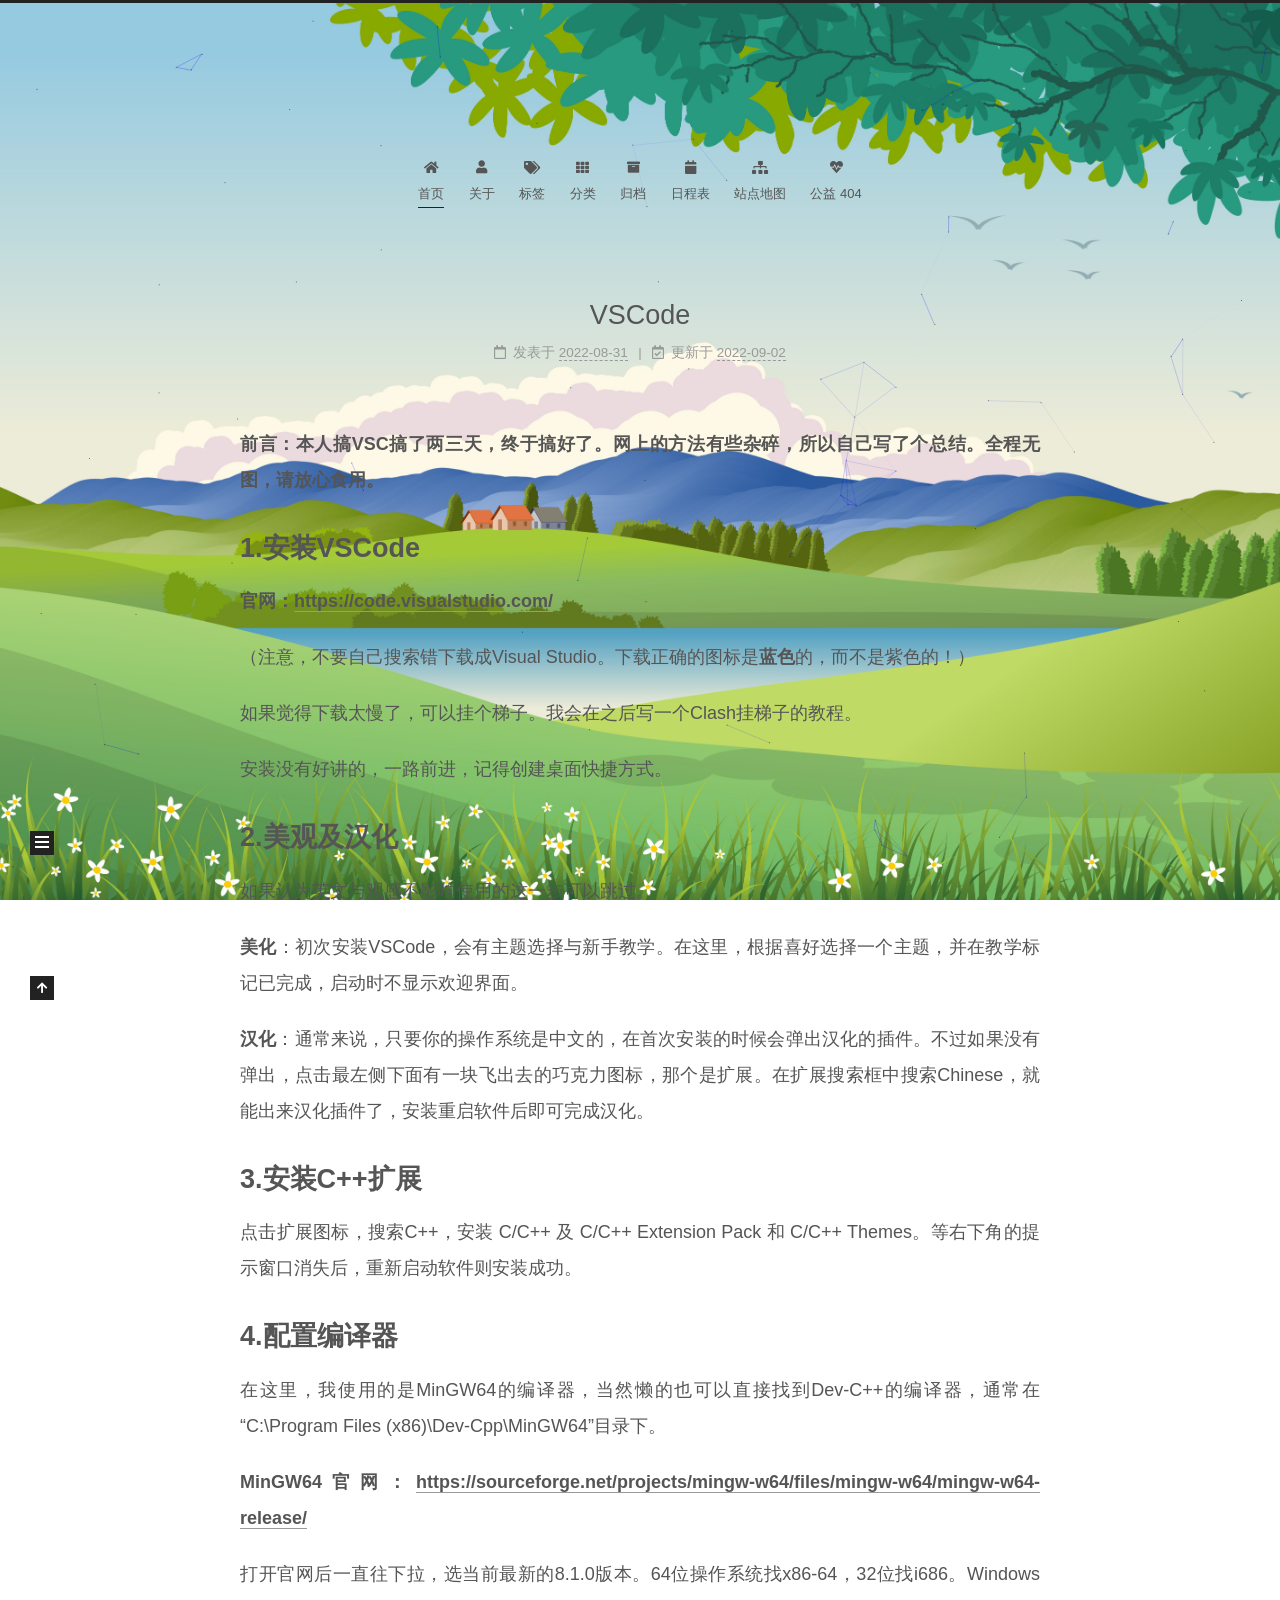
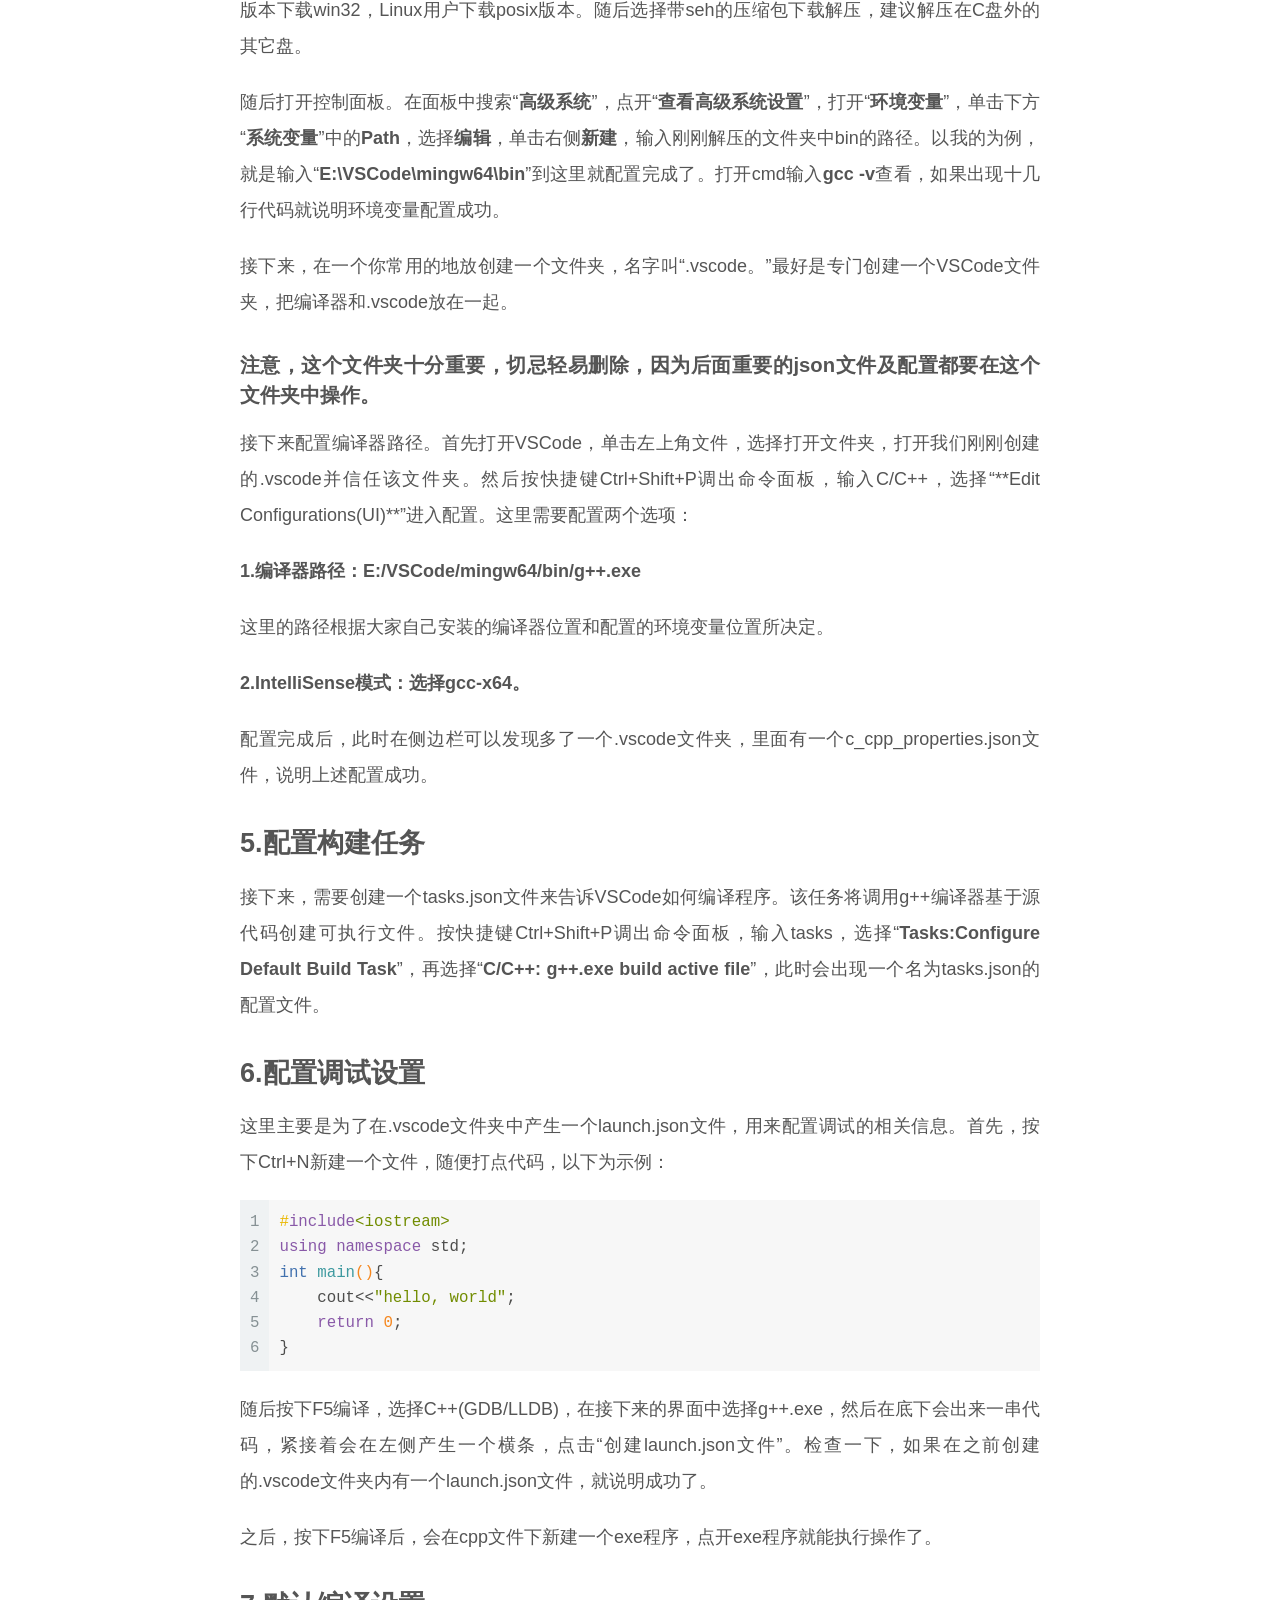
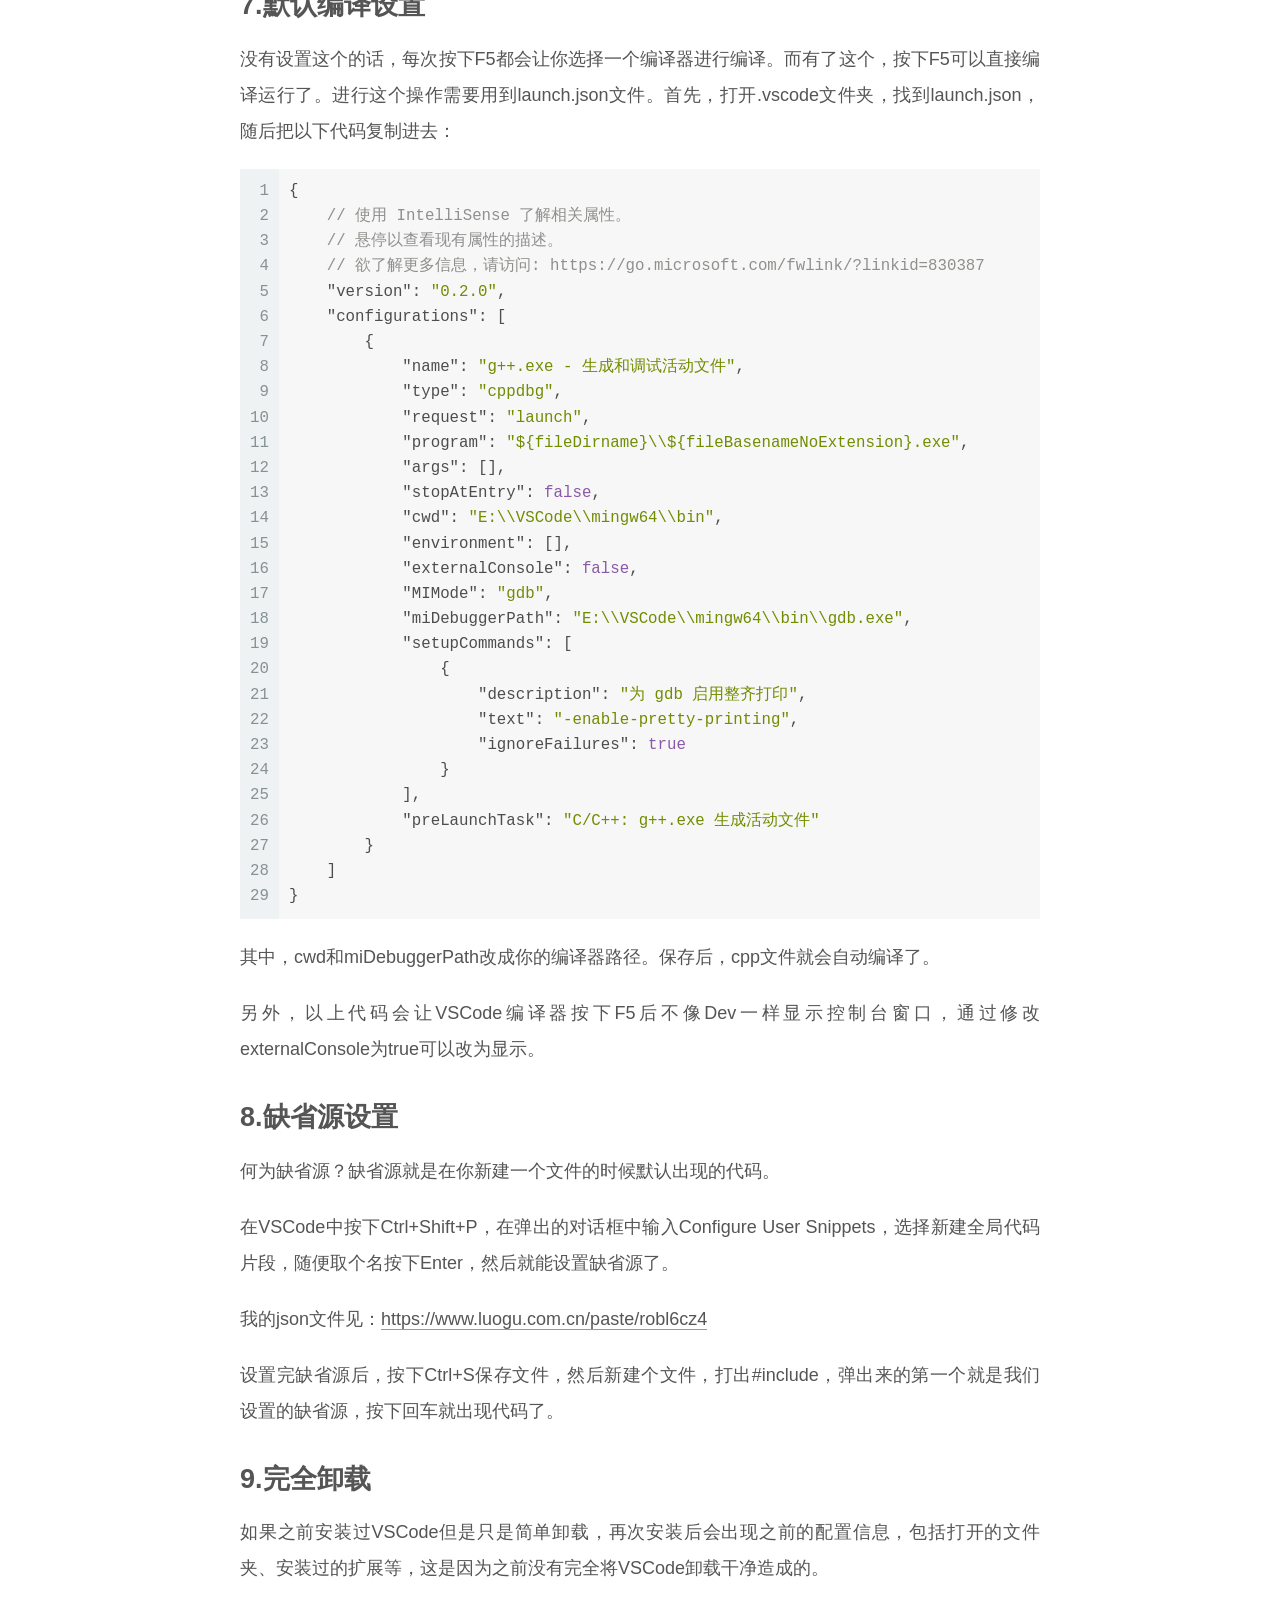
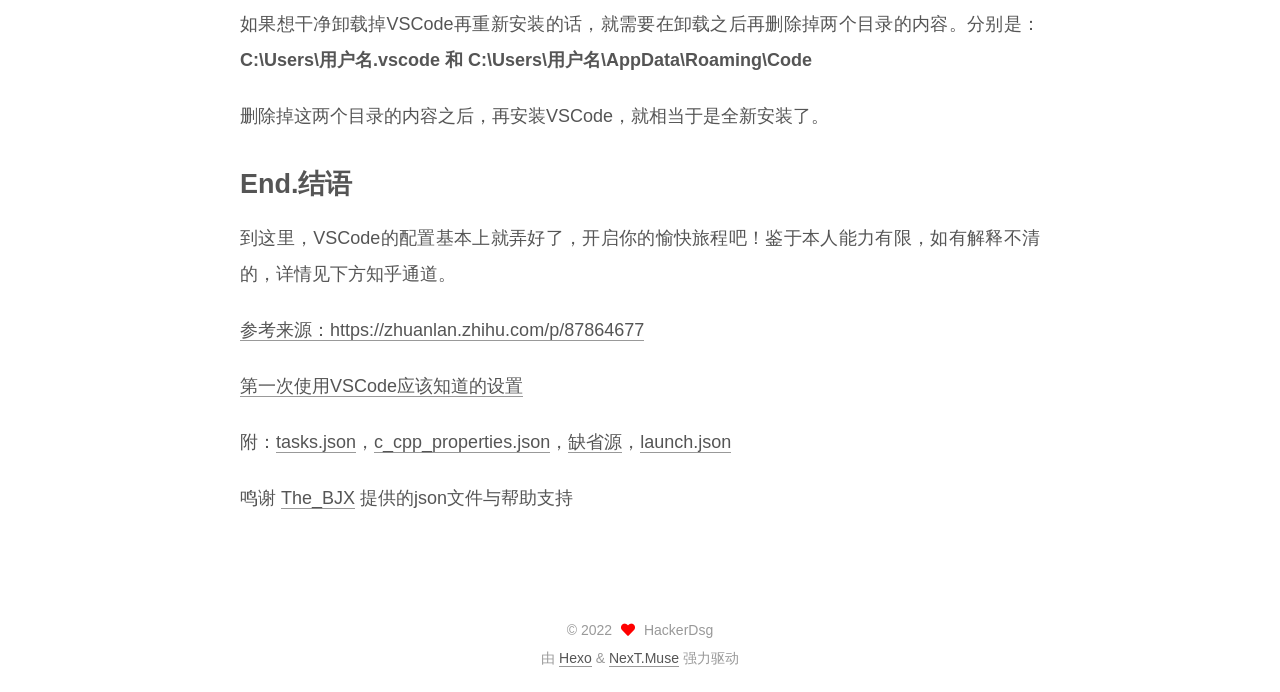
<file: index.html>
<!DOCTYPE html>
<html lang="zh-CN">
<head>
  <meta charset="UTF-8">
<meta name="viewport" content="width=device-width, initial-scale=1, maximum-scale=2">
<meta name="theme-color" content="#222">
<meta name="generator" content="Hexo 6.2.0">
  <link rel="apple-touch-icon" sizes="180x180" href="/images/apple-touch-icon-next.png">
  <link rel="icon" type="image/png" sizes="32x32" href="/images/favicon-32x32-next.png">
  <link rel="icon" type="image/png" sizes="16x16" href="/images/favicon-16x16-next.png">
  <link rel="mask-icon" href="/images/logo.svg" color="#222">

<link rel="stylesheet" href="/css/main.css">


<link rel="stylesheet" href="/lib/font-awesome/css/all.min.css">

<script id="hexo-configurations">
    var NexT = window.NexT || {};
    var CONFIG = {"hostname":"example.com","root":"/","scheme":"Muse","version":"7.8.0","exturl":false,"sidebar":{"position":"left","display":"post","padding":18,"offset":12,"onmobile":false},"copycode":{"enable":false,"show_result":false,"style":null},"back2top":{"enable":true,"sidebar":false,"scrollpercent":false},"bookmark":{"enable":false,"color":"#222","save":"auto"},"fancybox":false,"mediumzoom":false,"lazyload":false,"pangu":false,"comments":{"style":"tabs","active":null,"storage":true,"lazyload":false,"nav":null},"algolia":{"hits":{"per_page":10},"labels":{"input_placeholder":"Search for Posts","hits_empty":"We didn't find any results for the search: ${query}","hits_stats":"${hits} results found in ${time} ms"}},"localsearch":{"enable":false,"trigger":"auto","top_n_per_article":1,"unescape":false,"preload":false},"motion":{"enable":true,"async":false,"transition":{"post_block":"fadeIn","post_header":"slideDownIn","post_body":"slideDownIn","coll_header":"slideLeftIn","sidebar":"slideUpIn"}}};
  </script>

  <meta name="description" content="I know nothing except the fact of my ignorance.">
<meta property="og:type" content="website">
<meta property="og:title">
<meta property="og:url" content="http://example.com/index.html">
<meta property="og:site_name">
<meta property="og:description" content="I know nothing except the fact of my ignorance.">
<meta property="og:locale" content="zh_CN">
<meta property="article:author" content="HackerDsg">
<meta name="twitter:card" content="summary">

<link rel="canonical" href="http://example.com/">


<script id="page-configurations">
  // https://hexo.io/docs/variables.html
  CONFIG.page = {
    sidebar: "",
    isHome : true,
    isPost : false,
    lang   : 'zh-CN'
  };
</script>

  <title></title>
  






  <noscript>
  <style>
  .use-motion .brand,
  .use-motion .menu-item,
  .sidebar-inner,
  .use-motion .post-block,
  .use-motion .pagination,
  .use-motion .comments,
  .use-motion .post-header,
  .use-motion .post-body,
  .use-motion .collection-header { opacity: initial; }

  .use-motion .site-title,
  .use-motion .site-subtitle {
    opacity: initial;
    top: initial;
  }

  .use-motion .logo-line-before i { left: initial; }
  .use-motion .logo-line-after i { right: initial; }
  </style>
</noscript>

</head>

<body itemscope itemtype="http://schema.org/WebPage">
  <div class="container use-motion">
    <div class="headband"></div>

    <header class="header" itemscope itemtype="http://schema.org/WPHeader">
      <div class="header-inner"><div class="site-brand-container">
  <div class="site-nav-toggle">
    <div class="toggle" aria-label="切换导航栏">
      <span class="toggle-line toggle-line-first"></span>
      <span class="toggle-line toggle-line-middle"></span>
      <span class="toggle-line toggle-line-last"></span>
    </div>
  </div>

  <div class="site-meta">

    <a href="/" class="brand" rel="start">
      <span class="logo-line-before"><i></i></span>
      <h1 class="site-title"></h1>
      <span class="logo-line-after"><i></i></span>
    </a>
  </div>

  <div class="site-nav-right">
    <div class="toggle popup-trigger">
    </div>
  </div>
</div>




<nav class="site-nav">
  <ul id="menu" class="main-menu menu">
        <li class="menu-item menu-item-home">

    <a href="/" rel="section"><i class="fa fa-home fa-fw"></i>首页</a>

  </li>
        <li class="menu-item menu-item-about">

    <a href="/about/" rel="section"><i class="fa fa-user fa-fw"></i>关于</a>

  </li>
        <li class="menu-item menu-item-tags">

    <a href="/tags/" rel="section"><i class="fa fa-tags fa-fw"></i>标签</a>

  </li>
        <li class="menu-item menu-item-categories">

    <a href="/categories/" rel="section"><i class="fa fa-th fa-fw"></i>分类</a>

  </li>
        <li class="menu-item menu-item-archives">

    <a href="/archives/" rel="section"><i class="fa fa-archive fa-fw"></i>归档</a>

  </li>
        <li class="menu-item menu-item-schedule">

    <a href="/schedule/" rel="section"><i class="fa fa-calendar fa-fw"></i>日程表</a>

  </li>
        <li class="menu-item menu-item-sitemap">

    <a href="/sitemap.xml" rel="section"><i class="fa fa-sitemap fa-fw"></i>站点地图</a>

  </li>
        <li class="menu-item menu-item-commonweal">

    <a href="/404/" rel="section"><i class="fa fa-heartbeat fa-fw"></i>公益 404</a>

  </li>
  </ul>
</nav>




</div>
    </header>

    
  <div class="back-to-top">
    <i class="fa fa-arrow-up"></i>
    <span>0%</span>
  </div>


    <main class="main">
      <div class="main-inner">
        <div class="content-wrap">
          

          <div class="content index posts-expand">
            
      
  
  
  <article itemscope itemtype="http://schema.org/Article" class="post-block" lang="zh-CN">
    <link itemprop="mainEntityOfPage" href="http://example.com/2022/08/31/VSCode/">

    <span hidden itemprop="author" itemscope itemtype="http://schema.org/Person">
      <meta itemprop="image" content="/images/avatar.gif">
      <meta itemprop="name" content="HackerDsg">
      <meta itemprop="description" content="I know nothing except the fact of my ignorance.">
    </span>

    <span hidden itemprop="publisher" itemscope itemtype="http://schema.org/Organization">
      <meta itemprop="name" content="">
    </span>
      <header class="post-header">
        <h2 class="post-title" itemprop="name headline">
          
            <a href="/2022/08/31/VSCode/" class="post-title-link" itemprop="url">VSCode</a>
        </h2>

        <div class="post-meta">
            <span class="post-meta-item">
              <span class="post-meta-item-icon">
                <i class="far fa-calendar"></i>
              </span>
              <span class="post-meta-item-text">发表于</span>

              <time title="创建时间：2022-08-31 13:47:21" itemprop="dateCreated datePublished" datetime="2022-08-31T13:47:21+08:00">2022-08-31</time>
            </span>
              <span class="post-meta-item">
                <span class="post-meta-item-icon">
                  <i class="far fa-calendar-check"></i>
                </span>
                <span class="post-meta-item-text">更新于</span>
                <time title="修改时间：2022-09-02 09:05:08" itemprop="dateModified" datetime="2022-09-02T09:05:08+08:00">2022-09-02</time>
              </span>

          

        </div>
      </header>

    
    
    
    <div class="post-body" itemprop="articleBody">

      
          <p><strong>前言：本人搞VSC搞了两三天，终于搞好了。网上的方法有些杂碎，所以自己写了个总结。全程无图，请放心食用。</strong></p>
<h1 id="1-安装VSCode"><a href="#1-安装VSCode" class="headerlink" title="1.安装VSCode"></a>1.安装VSCode</h1><p><strong>官网：<a target="_blank" rel="noopener" href="https://code.visualstudio.com/">https://code.visualstudio.com/</a></strong></p>
<p>（注意，不要自己搜索错下载成Visual Studio。下载正确的图标是<strong>蓝色</strong>的，而不是紫色的！）</p>
<p>如果觉得下载太慢了，可以挂个梯子。我会在之后写一个Clash挂梯子的教程。</p>
<p>安装没有好讲的，一路前进，记得创建桌面快捷方式。</p>
<h1 id="2-美观及汉化"><a href="#2-美观及汉化" class="headerlink" title="2.美观及汉化"></a>2.美观及汉化</h1><p>如果认为英文与观感不影响使用的这一步可以跳过。</p>
<p><strong>美化</strong>：初次安装VSCode，会有主题选择与新手教学。在这里，根据喜好选择一个主题，并在教学标记已完成，启动时不显示欢迎界面。</p>
<p><strong>汉化</strong>：通常来说，只要你的操作系统是中文的，在首次安装的时候会弹出汉化的插件。不过如果没有弹出，点击最左侧下面有一块飞出去的巧克力图标，那个是扩展。在扩展搜索框中搜索Chinese，就能出来汉化插件了，安装重启软件后即可完成汉化。</p>
<h1 id="3-安装C-扩展"><a href="#3-安装C-扩展" class="headerlink" title="3.安装C++扩展"></a>3.安装C++扩展</h1><p>点击扩展图标，搜索C++，安装 C&#x2F;C++ 及 C&#x2F;C++ Extension Pack 和 C&#x2F;C++ Themes。等右下角的提示窗口消失后，重新启动软件则安装成功。</p>
<h1 id="4-配置编译器"><a href="#4-配置编译器" class="headerlink" title="4.配置编译器"></a>4.配置编译器</h1><p>在这里，我使用的是MinGW64的编译器，当然懒的也可以直接找到Dev-C++的编译器，通常在“C:\Program Files (x86)\Dev-Cpp\MinGW64”目录下。</p>
<p><strong>MinGW64官网：<a target="_blank" rel="noopener" href="https://sourceforge.net/projects/mingw-w64/files/mingw-w64/mingw-w64-release/">https://sourceforge.net/projects/mingw-w64/files/mingw-w64/mingw-w64-release/</a></strong></p>
<p>打开官网后一直往下拉，选当前最新的8.1.0版本。64位操作系统找x86-64，32位找i686。Windows版本下载win32，Linux用户下载posix版本。随后选择带seh的压缩包下载解压，建议解压在C盘外的其它盘。</p>
<p>随后打开控制面板。在面板中搜索“<strong>高级系统</strong>”，点开“<strong>查看高级系统设置</strong>”，打开“<strong>环境变量</strong>”，单击下方“<strong>系统变量</strong>”中的<strong>Path</strong>，选择<strong>编辑</strong>，单击右侧<strong>新建</strong>，输入刚刚解压的文件夹中bin的路径。以我的为例，就是输入“<strong>E:\VSCode\mingw64\bin</strong>”到这里就配置完成了。打开cmd输入<strong>gcc -v</strong>查看，如果出现十几行代码就说明环境变量配置成功。</p>
<p>接下来，在一个你常用的地放创建一个文件夹，名字叫“.vscode。”最好是专门创建一个VSCode文件夹，把编译器和.vscode放在一起。 </p>
<h4 id="注意，这个文件夹十分重要，切忌轻易删除，因为后面重要的json文件及配置都要在这个文件夹中操作。"><a href="#注意，这个文件夹十分重要，切忌轻易删除，因为后面重要的json文件及配置都要在这个文件夹中操作。" class="headerlink" title="注意，这个文件夹十分重要，切忌轻易删除，因为后面重要的json文件及配置都要在这个文件夹中操作。"></a>注意，这个文件夹十分重要，切忌轻易删除，因为后面重要的json文件及配置都要在这个文件夹中操作。</h4><p>接下来配置编译器路径。首先打开VSCode，单击左上角文件，选择打开文件夹，打开我们刚刚创建的.vscode并信任该文件夹。然后按快捷键Ctrl+Shift+P调出命令面板，输入C&#x2F;C++，选择“**Edit Configurations(UI)**”进入配置。这里需要配置两个选项：</p>
<p><strong>1.编译器路径：E:&#x2F;VSCode&#x2F;mingw64&#x2F;bin&#x2F;g++.exe</strong></p>
<p>这里的路径根据大家自己安装的编译器位置和配置的环境变量位置所决定。</p>
<p><strong>2.IntelliSense模式：选择gcc-x64。</strong></p>
<p>配置完成后，此时在侧边栏可以发现多了一个.vscode文件夹，里面有一个c_cpp_properties.json文件，说明上述配置成功。</p>
<h1 id="5-配置构建任务"><a href="#5-配置构建任务" class="headerlink" title="5.配置构建任务"></a>5.配置构建任务</h1><p>接下来，需要创建一个tasks.json文件来告诉VSCode如何编译程序。该任务将调用g++编译器基于源代码创建可执行文件。按快捷键Ctrl+Shift+P调出命令面板，输入tasks，选择“<strong>Tasks:Configure Default Build Task</strong>”，再选择“<strong>C&#x2F;C++: g++.exe build active file</strong>”，此时会出现一个名为tasks.json的配置文件。</p>
<h1 id="6-配置调试设置"><a href="#6-配置调试设置" class="headerlink" title="6.配置调试设置"></a>6.配置调试设置</h1><p>这里主要是为了在.vscode文件夹中产生一个launch.json文件，用来配置调试的相关信息。首先，按下Ctrl+N新建一个文件，随便打点代码，以下为示例：</p>
<figure class="highlight cpp"><table><tr><td class="gutter"><pre><span class="line">1</span><br><span class="line">2</span><br><span class="line">3</span><br><span class="line">4</span><br><span class="line">5</span><br><span class="line">6</span><br></pre></td><td class="code"><pre><span class="line"><span class="meta">#<span class="keyword">include</span><span class="string">&lt;iostream&gt;</span></span></span><br><span class="line"><span class="keyword">using</span> <span class="keyword">namespace</span> std;</span><br><span class="line"><span class="function"><span class="type">int</span> <span class="title">main</span><span class="params">()</span></span>&#123;</span><br><span class="line">    cout&lt;&lt;<span class="string">&quot;hello, world&quot;</span>;</span><br><span class="line">    <span class="keyword">return</span> <span class="number">0</span>;</span><br><span class="line">&#125;</span><br></pre></td></tr></table></figure>
<p>随后按下F5编译，选择C++(GDB&#x2F;LLDB)，在接下来的界面中选择g++.exe，然后在底下会出来一串代码，紧接着会在左侧产生一个横条，点击“创建launch.json文件”。检查一下，如果在之前创建的.vscode文件夹内有一个launch.json文件，就说明成功了。</p>
<p>之后，按下F5编译后，会在cpp文件下新建一个exe程序，点开exe程序就能执行操作了。</p>
<h1 id="7-默认编译设置"><a href="#7-默认编译设置" class="headerlink" title="7.默认编译设置"></a>7.默认编译设置</h1><p>没有设置这个的话，每次按下F5都会让你选择一个编译器进行编译。而有了这个，按下F5可以直接编译运行了。进行这个操作需要用到launch.json文件。首先，打开.vscode文件夹，找到launch.json，随后把以下代码复制进去：</p>
<figure class="highlight json"><table><tr><td class="gutter"><pre><span class="line">1</span><br><span class="line">2</span><br><span class="line">3</span><br><span class="line">4</span><br><span class="line">5</span><br><span class="line">6</span><br><span class="line">7</span><br><span class="line">8</span><br><span class="line">9</span><br><span class="line">10</span><br><span class="line">11</span><br><span class="line">12</span><br><span class="line">13</span><br><span class="line">14</span><br><span class="line">15</span><br><span class="line">16</span><br><span class="line">17</span><br><span class="line">18</span><br><span class="line">19</span><br><span class="line">20</span><br><span class="line">21</span><br><span class="line">22</span><br><span class="line">23</span><br><span class="line">24</span><br><span class="line">25</span><br><span class="line">26</span><br><span class="line">27</span><br><span class="line">28</span><br><span class="line">29</span><br></pre></td><td class="code"><pre><span class="line"><span class="punctuation">&#123;</span></span><br><span class="line">    <span class="comment">// 使用 IntelliSense 了解相关属性。 </span></span><br><span class="line">    <span class="comment">// 悬停以查看现有属性的描述。</span></span><br><span class="line">    <span class="comment">// 欲了解更多信息，请访问: https://go.microsoft.com/fwlink/?linkid=830387</span></span><br><span class="line">    <span class="attr">&quot;version&quot;</span><span class="punctuation">:</span> <span class="string">&quot;0.2.0&quot;</span><span class="punctuation">,</span></span><br><span class="line">    <span class="attr">&quot;configurations&quot;</span><span class="punctuation">:</span> <span class="punctuation">[</span></span><br><span class="line">        <span class="punctuation">&#123;</span></span><br><span class="line">            <span class="attr">&quot;name&quot;</span><span class="punctuation">:</span> <span class="string">&quot;g++.exe - 生成和调试活动文件&quot;</span><span class="punctuation">,</span></span><br><span class="line">            <span class="attr">&quot;type&quot;</span><span class="punctuation">:</span> <span class="string">&quot;cppdbg&quot;</span><span class="punctuation">,</span></span><br><span class="line">            <span class="attr">&quot;request&quot;</span><span class="punctuation">:</span> <span class="string">&quot;launch&quot;</span><span class="punctuation">,</span></span><br><span class="line">            <span class="attr">&quot;program&quot;</span><span class="punctuation">:</span> <span class="string">&quot;$&#123;fileDirname&#125;\\$&#123;fileBasenameNoExtension&#125;.exe&quot;</span><span class="punctuation">,</span></span><br><span class="line">            <span class="attr">&quot;args&quot;</span><span class="punctuation">:</span> <span class="punctuation">[</span><span class="punctuation">]</span><span class="punctuation">,</span></span><br><span class="line">            <span class="attr">&quot;stopAtEntry&quot;</span><span class="punctuation">:</span> <span class="literal"><span class="keyword">false</span></span><span class="punctuation">,</span></span><br><span class="line">            <span class="attr">&quot;cwd&quot;</span><span class="punctuation">:</span> <span class="string">&quot;E:\\VSCode\\mingw64\\bin&quot;</span><span class="punctuation">,</span></span><br><span class="line">            <span class="attr">&quot;environment&quot;</span><span class="punctuation">:</span> <span class="punctuation">[</span><span class="punctuation">]</span><span class="punctuation">,</span></span><br><span class="line">            <span class="attr">&quot;externalConsole&quot;</span><span class="punctuation">:</span> <span class="literal"><span class="keyword">false</span></span><span class="punctuation">,</span></span><br><span class="line">            <span class="attr">&quot;MIMode&quot;</span><span class="punctuation">:</span> <span class="string">&quot;gdb&quot;</span><span class="punctuation">,</span></span><br><span class="line">            <span class="attr">&quot;miDebuggerPath&quot;</span><span class="punctuation">:</span> <span class="string">&quot;E:\\VSCode\\mingw64\\bin\\gdb.exe&quot;</span><span class="punctuation">,</span></span><br><span class="line">            <span class="attr">&quot;setupCommands&quot;</span><span class="punctuation">:</span> <span class="punctuation">[</span></span><br><span class="line">                <span class="punctuation">&#123;</span></span><br><span class="line">                    <span class="attr">&quot;description&quot;</span><span class="punctuation">:</span> <span class="string">&quot;为 gdb 启用整齐打印&quot;</span><span class="punctuation">,</span></span><br><span class="line">                    <span class="attr">&quot;text&quot;</span><span class="punctuation">:</span> <span class="string">&quot;-enable-pretty-printing&quot;</span><span class="punctuation">,</span></span><br><span class="line">                    <span class="attr">&quot;ignoreFailures&quot;</span><span class="punctuation">:</span> <span class="literal"><span class="keyword">true</span></span></span><br><span class="line">                <span class="punctuation">&#125;</span></span><br><span class="line">            <span class="punctuation">]</span><span class="punctuation">,</span></span><br><span class="line">            <span class="attr">&quot;preLaunchTask&quot;</span><span class="punctuation">:</span> <span class="string">&quot;C/C++: g++.exe 生成活动文件&quot;</span></span><br><span class="line">        <span class="punctuation">&#125;</span></span><br><span class="line">    <span class="punctuation">]</span></span><br><span class="line"><span class="punctuation">&#125;</span></span><br></pre></td></tr></table></figure>
<p>其中，cwd和miDebuggerPath改成你的编译器路径。保存后，cpp文件就会自动编译了。</p>
<p>另外，以上代码会让VSCode编译器按下F5后不像Dev一样显示控制台窗口，通过修改externalConsole为true可以改为显示。</p>
<h1 id="8-缺省源设置"><a href="#8-缺省源设置" class="headerlink" title="8.缺省源设置"></a>8.缺省源设置</h1><p>何为缺省源？缺省源就是在你新建一个文件的时候默认出现的代码。</p>
<p>在VSCode中按下Ctrl+Shift+P，在弹出的对话框中输入Configure User Snippets，选择新建全局代码片段，随便取个名按下Enter，然后就能设置缺省源了。</p>
<p>我的json文件见：<a target="_blank" rel="noopener" href="https://www.luogu.com.cn/paste/robl6cz4">https://www.luogu.com.cn/paste/robl6cz4</a></p>
<p>设置完缺省源后，按下Ctrl+S保存文件，然后新建个文件，打出#include，弹出来的第一个就是我们设置的缺省源，按下回车就出现代码了。</p>
<h1 id="9-完全卸载"><a href="#9-完全卸载" class="headerlink" title="9.完全卸载"></a>9.完全卸载</h1><p>如果之前安装过VSCode但是只是简单卸载，再次安装后会出现之前的配置信息，包括打开的文件夹、安装过的扩展等，这是因为之前没有完全将VSCode卸载干净造成的。</p>
<p>如果想干净卸载掉VSCode再重新安装的话，就需要在卸载之后再删除掉两个目录的内容。分别是：<strong>C:\Users\用户名.vscode 和 C:\Users\用户名\AppData\Roaming\Code</strong></p>
<p>删除掉这两个目录的内容之后，再安装VSCode，就相当于是全新安装了。</p>
<h1 id="End-结语"><a href="#End-结语" class="headerlink" title="End.结语"></a>End.结语</h1><p>到这里，VSCode的配置基本上就弄好了，开启你的愉快旅程吧！鉴于本人能力有限，如有解释不清的，详情见下方知乎通道。</p>
<p><a target="_blank" rel="noopener" href="https://zhuanlan.zhihu.com/p/87864677">参考来源：https://zhuanlan.zhihu.com/p/87864677</a></p>
<p><a target="_blank" rel="noopener" href="https://zhuanlan.zhihu.com/p/62913725">第一次使用VSCode应该知道的设置</a></p>
<p>附：<a target="_blank" rel="noopener" href="https://www.luogu.com.cn/paste/nqq35kic">tasks.json</a>，<a target="_blank" rel="noopener" href="https://www.luogu.com.cn/paste/zron54pi">c_cpp_properties.json</a>，<a target="_blank" rel="noopener" href="https://www.luogu.com.cn/paste/robl6cz4">缺省源</a>，<a target="_blank" rel="noopener" href="https://www.luogu.com.cn/paste/aal9qmc2">launch.json</a></p>
<p>鸣谢 <a target="_blank" rel="noopener" href="https://www.luogu.com.cn/user/364027">The_BJX</a> 提供的json文件与帮助支持</p>

      
    </div>

    
    
    
      <footer class="post-footer">
        <div class="post-eof"></div>
      </footer>
  </article>
  
  
  


  



          </div>
          

<script>
  window.addEventListener('tabs:register', () => {
    let { activeClass } = CONFIG.comments;
    if (CONFIG.comments.storage) {
      activeClass = localStorage.getItem('comments_active') || activeClass;
    }
    if (activeClass) {
      let activeTab = document.querySelector(`a[href="#comment-${activeClass}"]`);
      if (activeTab) {
        activeTab.click();
      }
    }
  });
  if (CONFIG.comments.storage) {
    window.addEventListener('tabs:click', event => {
      if (!event.target.matches('.tabs-comment .tab-content .tab-pane')) return;
      let commentClass = event.target.classList[1];
      localStorage.setItem('comments_active', commentClass);
    });
  }
</script>

        </div>
          
  
  <div class="toggle sidebar-toggle">
    <span class="toggle-line toggle-line-first"></span>
    <span class="toggle-line toggle-line-middle"></span>
    <span class="toggle-line toggle-line-last"></span>
  </div>

  <aside class="sidebar">
    <div class="sidebar-inner">

      <ul class="sidebar-nav motion-element">
        <li class="sidebar-nav-toc">
          文章目录
        </li>
        <li class="sidebar-nav-overview">
          站点概览
        </li>
      </ul>

      <!--noindex-->
      <div class="post-toc-wrap sidebar-panel">
      </div>
      <!--/noindex-->

      <div class="site-overview-wrap sidebar-panel">
        <div class="site-author motion-element" itemprop="author" itemscope itemtype="http://schema.org/Person">
  <p class="site-author-name" itemprop="name">HackerDsg</p>
  <div class="site-description" itemprop="description">I know nothing except the fact of my ignorance.</div>
</div>
<div class="site-state-wrap motion-element">
  <nav class="site-state">
      <div class="site-state-item site-state-posts">
          <a href="/archives/">
        
          <span class="site-state-item-count">1</span>
          <span class="site-state-item-name">日志</span>
        </a>
      </div>
  </nav>
</div>



      </div>

    </div>
  </aside>
  <div id="sidebar-dimmer"></div>


      </div>
    </main>

    <footer class="footer">
      <div class="footer-inner">
        

        

<div class="copyright">
  
  &copy; 
  <span itemprop="copyrightYear">2022</span>
  <span class="with-love">
    <i class="fa fa-heart"></i>
  </span>
  <span class="author" itemprop="copyrightHolder">HackerDsg</span>
</div>
  <div class="powered-by">由 <a href="https://hexo.io/" class="theme-link" rel="noopener" target="_blank">Hexo</a> & <a href="https://muse.theme-next.org/" class="theme-link" rel="noopener" target="_blank">NexT.Muse</a> 强力驱动
  </div>

        








      </div>
    </footer>
  </div>

  
  
  <script color='0,0,255' opacity='0.5' zIndex='-1' count='99' src="/lib/canvas-nest/canvas-nest.min.js"></script>
  <script src="/lib/anime.min.js"></script>
  <script src="/lib/velocity/velocity.min.js"></script>
  <script src="/lib/velocity/velocity.ui.min.js"></script>

<script src="/js/utils.js"></script>

<script src="/js/motion.js"></script>


<script src="/js/schemes/muse.js"></script>


<script src="/js/next-boot.js"></script>




  















  

  

</body>
</html>
</file>
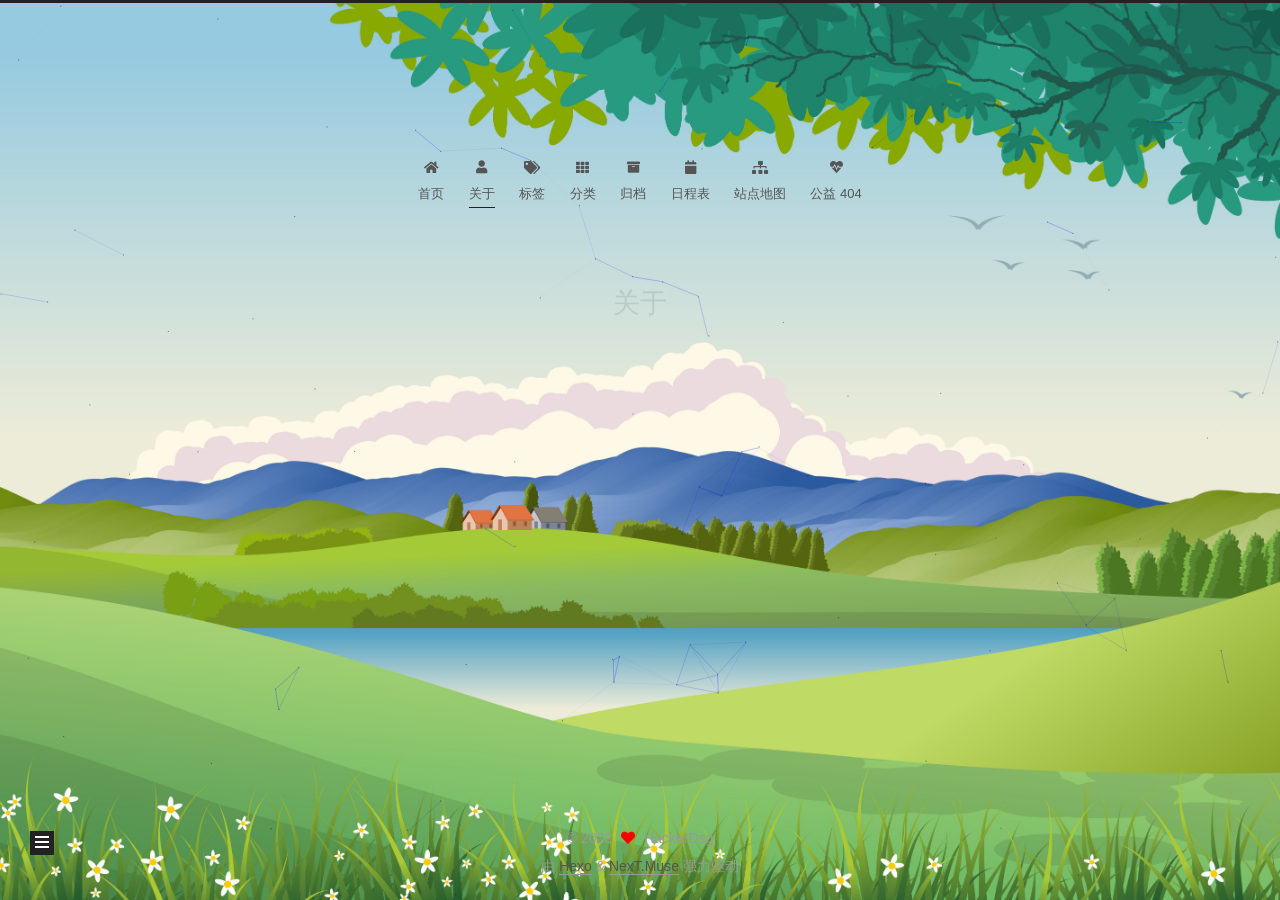
<file: about/index.html>
<!DOCTYPE html>
<html lang="zh-CN">
<head>
  <meta charset="UTF-8">
<meta name="viewport" content="width=device-width, initial-scale=1, maximum-scale=2">
<meta name="theme-color" content="#222">
<meta name="generator" content="Hexo 6.2.0">
  <link rel="apple-touch-icon" sizes="180x180" href="/images/apple-touch-icon-next.png">
  <link rel="icon" type="image/png" sizes="32x32" href="/images/favicon-32x32-next.png">
  <link rel="icon" type="image/png" sizes="16x16" href="/images/favicon-16x16-next.png">
  <link rel="mask-icon" href="/images/logo.svg" color="#222">

<link rel="stylesheet" href="/css/main.css">


<link rel="stylesheet" href="/lib/font-awesome/css/all.min.css">

<script id="hexo-configurations">
    var NexT = window.NexT || {};
    var CONFIG = {"hostname":"example.com","root":"/","scheme":"Muse","version":"7.8.0","exturl":false,"sidebar":{"position":"left","display":"post","padding":18,"offset":12,"onmobile":false},"copycode":{"enable":false,"show_result":false,"style":null},"back2top":{"enable":true,"sidebar":false,"scrollpercent":false},"bookmark":{"enable":false,"color":"#222","save":"auto"},"fancybox":false,"mediumzoom":false,"lazyload":false,"pangu":false,"comments":{"style":"tabs","active":null,"storage":true,"lazyload":false,"nav":null},"algolia":{"hits":{"per_page":10},"labels":{"input_placeholder":"Search for Posts","hits_empty":"We didn't find any results for the search: ${query}","hits_stats":"${hits} results found in ${time} ms"}},"localsearch":{"enable":false,"trigger":"auto","top_n_per_article":1,"unescape":false,"preload":false},"motion":{"enable":true,"async":false,"transition":{"post_block":"fadeIn","post_header":"slideDownIn","post_body":"slideDownIn","coll_header":"slideLeftIn","sidebar":"slideUpIn"}}};
  </script>

  <meta name="description" content="I know nothing except the fact of my ignorance.">
<meta property="og:type" content="website">
<meta property="og:title" content="关于">
<meta property="og:url" content="http://example.com/about/index.html">
<meta property="og:site_name">
<meta property="og:description" content="I know nothing except the fact of my ignorance.">
<meta property="og:locale" content="zh_CN">
<meta property="article:published_time" content="2022-08-31T04:00:00.000Z">
<meta property="article:modified_time" content="2022-08-31T04:36:30.907Z">
<meta property="article:author" content="HackerDsg">
<meta name="twitter:card" content="summary">

<link rel="canonical" href="http://example.com/about/">


<script id="page-configurations">
  // https://hexo.io/docs/variables.html
  CONFIG.page = {
    sidebar: "",
    isHome : false,
    isPost : false,
    lang   : 'zh-CN'
  };
</script>

  <title>关于 | 
</title>
  






  <noscript>
  <style>
  .use-motion .brand,
  .use-motion .menu-item,
  .sidebar-inner,
  .use-motion .post-block,
  .use-motion .pagination,
  .use-motion .comments,
  .use-motion .post-header,
  .use-motion .post-body,
  .use-motion .collection-header { opacity: initial; }

  .use-motion .site-title,
  .use-motion .site-subtitle {
    opacity: initial;
    top: initial;
  }

  .use-motion .logo-line-before i { left: initial; }
  .use-motion .logo-line-after i { right: initial; }
  </style>
</noscript>

</head>

<body itemscope itemtype="http://schema.org/WebPage">
  <div class="container use-motion">
    <div class="headband"></div>

    <header class="header" itemscope itemtype="http://schema.org/WPHeader">
      <div class="header-inner"><div class="site-brand-container">
  <div class="site-nav-toggle">
    <div class="toggle" aria-label="切换导航栏">
      <span class="toggle-line toggle-line-first"></span>
      <span class="toggle-line toggle-line-middle"></span>
      <span class="toggle-line toggle-line-last"></span>
    </div>
  </div>

  <div class="site-meta">

    <a href="/" class="brand" rel="start">
      <span class="logo-line-before"><i></i></span>
      <h1 class="site-title"></h1>
      <span class="logo-line-after"><i></i></span>
    </a>
  </div>

  <div class="site-nav-right">
    <div class="toggle popup-trigger">
    </div>
  </div>
</div>




<nav class="site-nav">
  <ul id="menu" class="main-menu menu">
        <li class="menu-item menu-item-home">

    <a href="/" rel="section"><i class="fa fa-home fa-fw"></i>首页</a>

  </li>
        <li class="menu-item menu-item-about">

    <a href="/about/" rel="section"><i class="fa fa-user fa-fw"></i>关于</a>

  </li>
        <li class="menu-item menu-item-tags">

    <a href="/tags/" rel="section"><i class="fa fa-tags fa-fw"></i>标签</a>

  </li>
        <li class="menu-item menu-item-categories">

    <a href="/categories/" rel="section"><i class="fa fa-th fa-fw"></i>分类</a>

  </li>
        <li class="menu-item menu-item-archives">

    <a href="/archives/" rel="section"><i class="fa fa-archive fa-fw"></i>归档</a>

  </li>
        <li class="menu-item menu-item-schedule">

    <a href="/schedule/" rel="section"><i class="fa fa-calendar fa-fw"></i>日程表</a>

  </li>
        <li class="menu-item menu-item-sitemap">

    <a href="/sitemap.xml" rel="section"><i class="fa fa-sitemap fa-fw"></i>站点地图</a>

  </li>
        <li class="menu-item menu-item-commonweal">

    <a href="/404/" rel="section"><i class="fa fa-heartbeat fa-fw"></i>公益 404</a>

  </li>
  </ul>
</nav>




</div>
    </header>

    
  <div class="back-to-top">
    <i class="fa fa-arrow-up"></i>
    <span>0%</span>
  </div>


    <main class="main">
      <div class="main-inner">
        <div class="content-wrap">
          
  
  

          <div class="content page posts-expand">
            

    
    
    
    <div class="post-block" lang="zh-CN">
      <header class="post-header">

<h1 class="post-title" itemprop="name headline">关于
</h1>

<div class="post-meta">
  

</div>

</header>

      
      
      
      <div class="post-body">
          
      </div>
      
      
      
    </div>
    

    
    
    


          </div>
          

<script>
  window.addEventListener('tabs:register', () => {
    let { activeClass } = CONFIG.comments;
    if (CONFIG.comments.storage) {
      activeClass = localStorage.getItem('comments_active') || activeClass;
    }
    if (activeClass) {
      let activeTab = document.querySelector(`a[href="#comment-${activeClass}"]`);
      if (activeTab) {
        activeTab.click();
      }
    }
  });
  if (CONFIG.comments.storage) {
    window.addEventListener('tabs:click', event => {
      if (!event.target.matches('.tabs-comment .tab-content .tab-pane')) return;
      let commentClass = event.target.classList[1];
      localStorage.setItem('comments_active', commentClass);
    });
  }
</script>

        </div>
          
  
  <div class="toggle sidebar-toggle">
    <span class="toggle-line toggle-line-first"></span>
    <span class="toggle-line toggle-line-middle"></span>
    <span class="toggle-line toggle-line-last"></span>
  </div>

  <aside class="sidebar">
    <div class="sidebar-inner">

      <ul class="sidebar-nav motion-element">
        <li class="sidebar-nav-toc">
          文章目录
        </li>
        <li class="sidebar-nav-overview">
          站点概览
        </li>
      </ul>

      <!--noindex-->
      <div class="post-toc-wrap sidebar-panel">
      </div>
      <!--/noindex-->

      <div class="site-overview-wrap sidebar-panel">
        <div class="site-author motion-element" itemprop="author" itemscope itemtype="http://schema.org/Person">
  <p class="site-author-name" itemprop="name">HackerDsg</p>
  <div class="site-description" itemprop="description">I know nothing except the fact of my ignorance.</div>
</div>
<div class="site-state-wrap motion-element">
  <nav class="site-state">
      <div class="site-state-item site-state-posts">
          <a href="/archives/">
        
          <span class="site-state-item-count">1</span>
          <span class="site-state-item-name">日志</span>
        </a>
      </div>
  </nav>
</div>



      </div>

    </div>
  </aside>
  <div id="sidebar-dimmer"></div>


      </div>
    </main>

    <footer class="footer">
      <div class="footer-inner">
        

        

<div class="copyright">
  
  &copy; 
  <span itemprop="copyrightYear">2022</span>
  <span class="with-love">
    <i class="fa fa-heart"></i>
  </span>
  <span class="author" itemprop="copyrightHolder">HackerDsg</span>
</div>
  <div class="powered-by">由 <a href="https://hexo.io/" class="theme-link" rel="noopener" target="_blank">Hexo</a> & <a href="https://muse.theme-next.org/" class="theme-link" rel="noopener" target="_blank">NexT.Muse</a> 强力驱动
  </div>

        








      </div>
    </footer>
  </div>

  
  
  <script color='0,0,255' opacity='0.5' zIndex='-1' count='99' src="/lib/canvas-nest/canvas-nest.min.js"></script>
  <script src="/lib/anime.min.js"></script>
  <script src="/lib/velocity/velocity.min.js"></script>
  <script src="/lib/velocity/velocity.ui.min.js"></script>

<script src="/js/utils.js"></script>

<script src="/js/motion.js"></script>


<script src="/js/schemes/muse.js"></script>


<script src="/js/next-boot.js"></script>




  















  

  

</body>
</html>
</file>
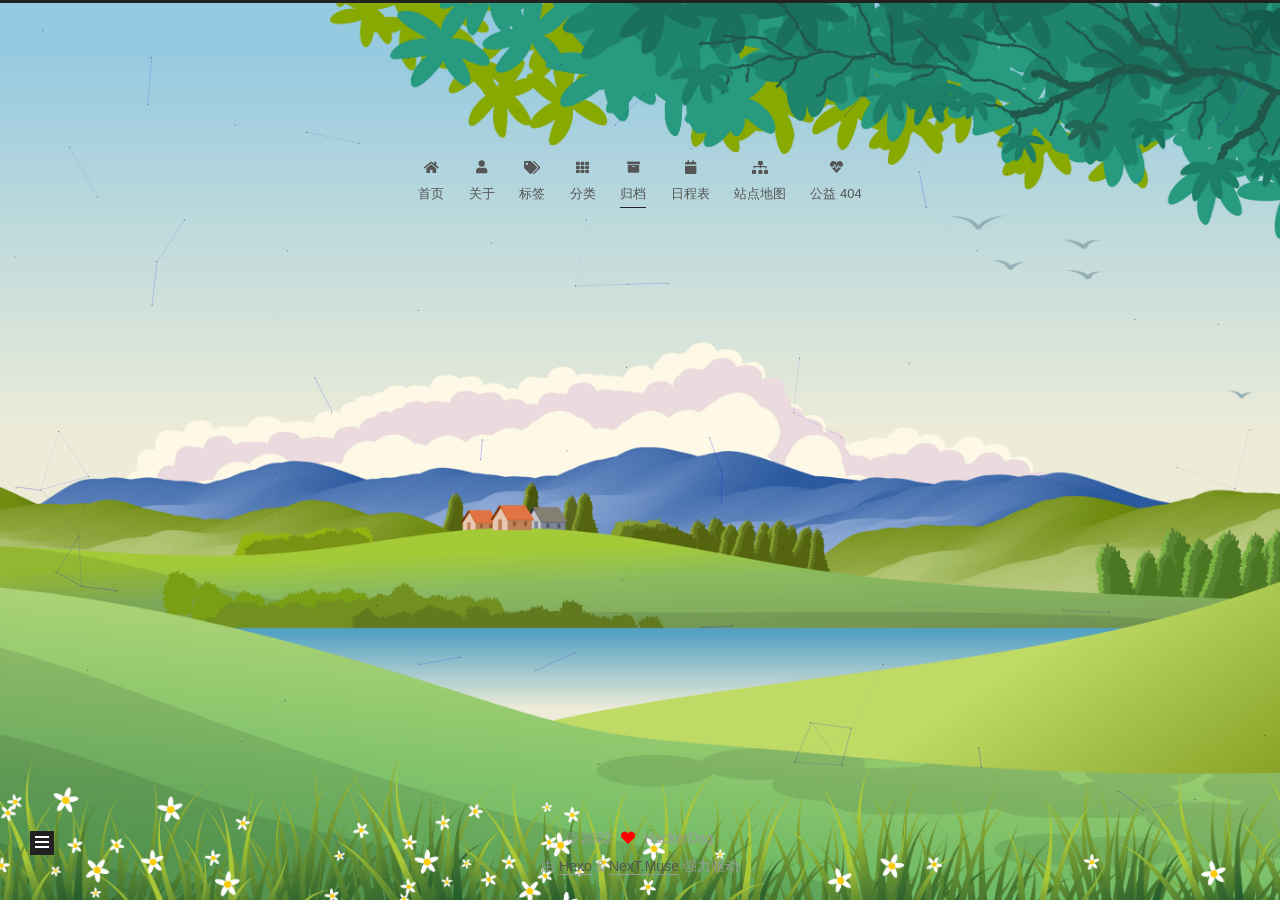
<file: archives/index.html>
<!DOCTYPE html>
<html lang="zh-CN">
<head>
  <meta charset="UTF-8">
<meta name="viewport" content="width=device-width, initial-scale=1, maximum-scale=2">
<meta name="theme-color" content="#222">
<meta name="generator" content="Hexo 6.2.0">
  <link rel="apple-touch-icon" sizes="180x180" href="/images/apple-touch-icon-next.png">
  <link rel="icon" type="image/png" sizes="32x32" href="/images/favicon-32x32-next.png">
  <link rel="icon" type="image/png" sizes="16x16" href="/images/favicon-16x16-next.png">
  <link rel="mask-icon" href="/images/logo.svg" color="#222">

<link rel="stylesheet" href="/css/main.css">


<link rel="stylesheet" href="/lib/font-awesome/css/all.min.css">

<script id="hexo-configurations">
    var NexT = window.NexT || {};
    var CONFIG = {"hostname":"example.com","root":"/","scheme":"Muse","version":"7.8.0","exturl":false,"sidebar":{"position":"left","display":"post","padding":18,"offset":12,"onmobile":false},"copycode":{"enable":false,"show_result":false,"style":null},"back2top":{"enable":true,"sidebar":false,"scrollpercent":false},"bookmark":{"enable":false,"color":"#222","save":"auto"},"fancybox":false,"mediumzoom":false,"lazyload":false,"pangu":false,"comments":{"style":"tabs","active":null,"storage":true,"lazyload":false,"nav":null},"algolia":{"hits":{"per_page":10},"labels":{"input_placeholder":"Search for Posts","hits_empty":"We didn't find any results for the search: ${query}","hits_stats":"${hits} results found in ${time} ms"}},"localsearch":{"enable":false,"trigger":"auto","top_n_per_article":1,"unescape":false,"preload":false},"motion":{"enable":true,"async":false,"transition":{"post_block":"fadeIn","post_header":"slideDownIn","post_body":"slideDownIn","coll_header":"slideLeftIn","sidebar":"slideUpIn"}}};
  </script>

  <meta name="description" content="I know nothing except the fact of my ignorance.">
<meta property="og:type" content="website">
<meta property="og:title">
<meta property="og:url" content="http://example.com/archives/index.html">
<meta property="og:site_name">
<meta property="og:description" content="I know nothing except the fact of my ignorance.">
<meta property="og:locale" content="zh_CN">
<meta property="article:author" content="HackerDsg">
<meta name="twitter:card" content="summary">

<link rel="canonical" href="http://example.com/archives/">


<script id="page-configurations">
  // https://hexo.io/docs/variables.html
  CONFIG.page = {
    sidebar: "",
    isHome : false,
    isPost : false,
    lang   : 'zh-CN'
  };
</script>

  <title>归档 | </title>
  






  <noscript>
  <style>
  .use-motion .brand,
  .use-motion .menu-item,
  .sidebar-inner,
  .use-motion .post-block,
  .use-motion .pagination,
  .use-motion .comments,
  .use-motion .post-header,
  .use-motion .post-body,
  .use-motion .collection-header { opacity: initial; }

  .use-motion .site-title,
  .use-motion .site-subtitle {
    opacity: initial;
    top: initial;
  }

  .use-motion .logo-line-before i { left: initial; }
  .use-motion .logo-line-after i { right: initial; }
  </style>
</noscript>

</head>

<body itemscope itemtype="http://schema.org/WebPage">
  <div class="container use-motion">
    <div class="headband"></div>

    <header class="header" itemscope itemtype="http://schema.org/WPHeader">
      <div class="header-inner"><div class="site-brand-container">
  <div class="site-nav-toggle">
    <div class="toggle" aria-label="切换导航栏">
      <span class="toggle-line toggle-line-first"></span>
      <span class="toggle-line toggle-line-middle"></span>
      <span class="toggle-line toggle-line-last"></span>
    </div>
  </div>

  <div class="site-meta">

    <a href="/" class="brand" rel="start">
      <span class="logo-line-before"><i></i></span>
      <h1 class="site-title"></h1>
      <span class="logo-line-after"><i></i></span>
    </a>
  </div>

  <div class="site-nav-right">
    <div class="toggle popup-trigger">
    </div>
  </div>
</div>




<nav class="site-nav">
  <ul id="menu" class="main-menu menu">
        <li class="menu-item menu-item-home">

    <a href="/" rel="section"><i class="fa fa-home fa-fw"></i>首页</a>

  </li>
        <li class="menu-item menu-item-about">

    <a href="/about/" rel="section"><i class="fa fa-user fa-fw"></i>关于</a>

  </li>
        <li class="menu-item menu-item-tags">

    <a href="/tags/" rel="section"><i class="fa fa-tags fa-fw"></i>标签</a>

  </li>
        <li class="menu-item menu-item-categories">

    <a href="/categories/" rel="section"><i class="fa fa-th fa-fw"></i>分类</a>

  </li>
        <li class="menu-item menu-item-archives">

    <a href="/archives/" rel="section"><i class="fa fa-archive fa-fw"></i>归档</a>

  </li>
        <li class="menu-item menu-item-schedule">

    <a href="/schedule/" rel="section"><i class="fa fa-calendar fa-fw"></i>日程表</a>

  </li>
        <li class="menu-item menu-item-sitemap">

    <a href="/sitemap.xml" rel="section"><i class="fa fa-sitemap fa-fw"></i>站点地图</a>

  </li>
        <li class="menu-item menu-item-commonweal">

    <a href="/404/" rel="section"><i class="fa fa-heartbeat fa-fw"></i>公益 404</a>

  </li>
  </ul>
</nav>




</div>
    </header>

    
  <div class="back-to-top">
    <i class="fa fa-arrow-up"></i>
    <span>0%</span>
  </div>


    <main class="main">
      <div class="main-inner">
        <div class="content-wrap">
          

          <div class="content archive">
            

  
  
  
  <div class="post-block">
    <div class="posts-collapse">
      <div class="collection-title">
        <span class="collection-header">嗯..! 目前共计 1 篇日志。 继续努力。</span>
      </div>

      
    <div class="collection-year">
      <span class="collection-header">2022</span>
    </div>

  <article itemscope itemtype="http://schema.org/Article">
    <header class="post-header">

      <div class="post-meta">
        <time itemprop="dateCreated"
              datetime="2022-08-31T13:47:21+08:00"
              content="2022-08-31">
          08-31
        </time>
      </div>

      <div class="post-title">
          <a class="post-title-link" href="/2022/08/31/VSCode/" itemprop="url">
            <span itemprop="name">VSCode</span>
          </a>
      </div>

    </header>
  </article>


    </div>
  </div>
  
  
  

  



          </div>
          

<script>
  window.addEventListener('tabs:register', () => {
    let { activeClass } = CONFIG.comments;
    if (CONFIG.comments.storage) {
      activeClass = localStorage.getItem('comments_active') || activeClass;
    }
    if (activeClass) {
      let activeTab = document.querySelector(`a[href="#comment-${activeClass}"]`);
      if (activeTab) {
        activeTab.click();
      }
    }
  });
  if (CONFIG.comments.storage) {
    window.addEventListener('tabs:click', event => {
      if (!event.target.matches('.tabs-comment .tab-content .tab-pane')) return;
      let commentClass = event.target.classList[1];
      localStorage.setItem('comments_active', commentClass);
    });
  }
</script>

        </div>
          
  
  <div class="toggle sidebar-toggle">
    <span class="toggle-line toggle-line-first"></span>
    <span class="toggle-line toggle-line-middle"></span>
    <span class="toggle-line toggle-line-last"></span>
  </div>

  <aside class="sidebar">
    <div class="sidebar-inner">

      <ul class="sidebar-nav motion-element">
        <li class="sidebar-nav-toc">
          文章目录
        </li>
        <li class="sidebar-nav-overview">
          站点概览
        </li>
      </ul>

      <!--noindex-->
      <div class="post-toc-wrap sidebar-panel">
      </div>
      <!--/noindex-->

      <div class="site-overview-wrap sidebar-panel">
        <div class="site-author motion-element" itemprop="author" itemscope itemtype="http://schema.org/Person">
  <p class="site-author-name" itemprop="name">HackerDsg</p>
  <div class="site-description" itemprop="description">I know nothing except the fact of my ignorance.</div>
</div>
<div class="site-state-wrap motion-element">
  <nav class="site-state">
      <div class="site-state-item site-state-posts">
          <a href="/archives/">
        
          <span class="site-state-item-count">1</span>
          <span class="site-state-item-name">日志</span>
        </a>
      </div>
  </nav>
</div>



      </div>

    </div>
  </aside>
  <div id="sidebar-dimmer"></div>


      </div>
    </main>

    <footer class="footer">
      <div class="footer-inner">
        

        

<div class="copyright">
  
  &copy; 
  <span itemprop="copyrightYear">2022</span>
  <span class="with-love">
    <i class="fa fa-heart"></i>
  </span>
  <span class="author" itemprop="copyrightHolder">HackerDsg</span>
</div>
  <div class="powered-by">由 <a href="https://hexo.io/" class="theme-link" rel="noopener" target="_blank">Hexo</a> & <a href="https://muse.theme-next.org/" class="theme-link" rel="noopener" target="_blank">NexT.Muse</a> 强力驱动
  </div>

        








      </div>
    </footer>
  </div>

  
  
  <script color='0,0,255' opacity='0.5' zIndex='-1' count='99' src="/lib/canvas-nest/canvas-nest.min.js"></script>
  <script src="/lib/anime.min.js"></script>
  <script src="/lib/velocity/velocity.min.js"></script>
  <script src="/lib/velocity/velocity.ui.min.js"></script>

<script src="/js/utils.js"></script>

<script src="/js/motion.js"></script>


<script src="/js/schemes/muse.js"></script>


<script src="/js/next-boot.js"></script>




  















  

  

</body>
</html>
</file>
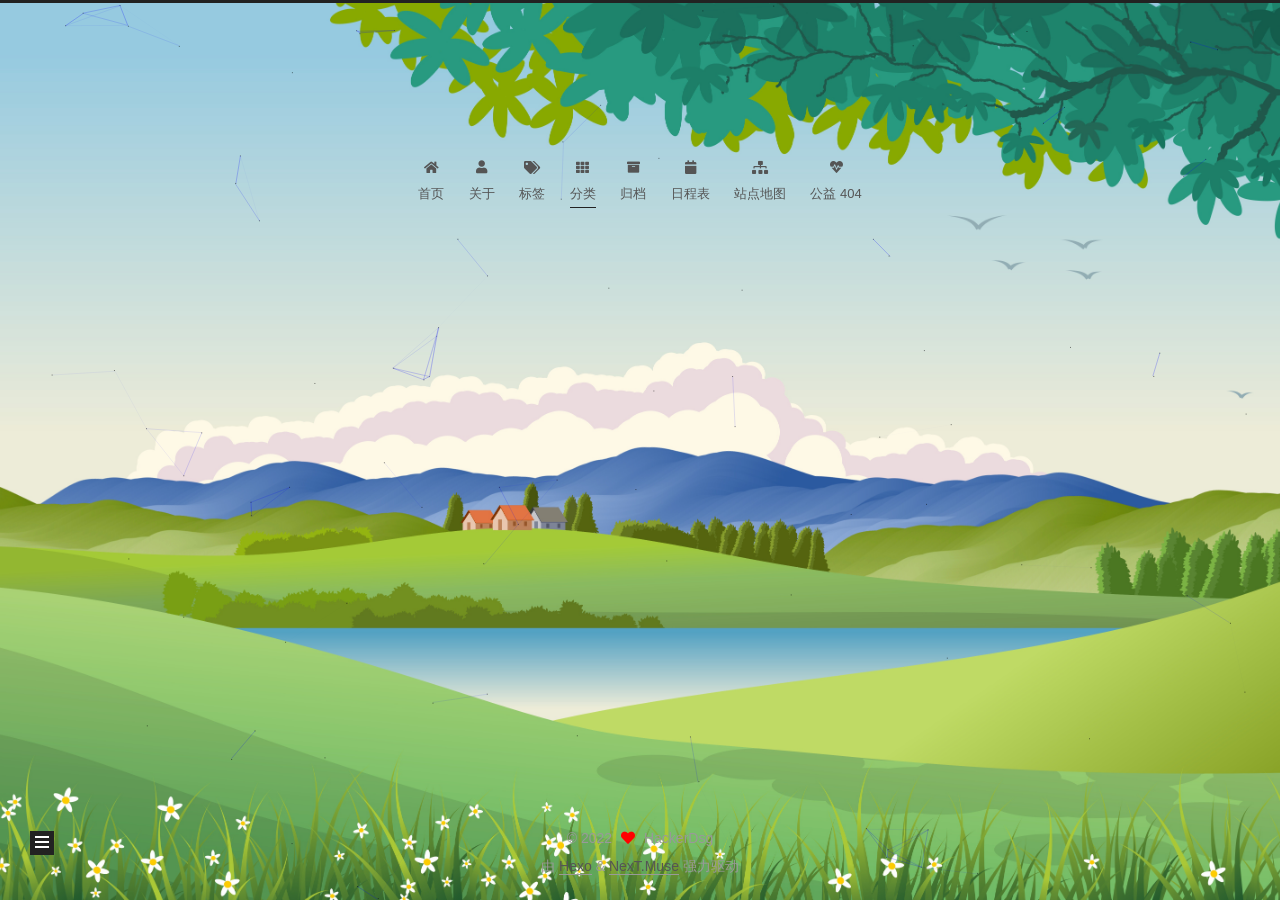
<file: categories/index.html>
<!DOCTYPE html>
<html lang="zh-CN">
<head>
  <meta charset="UTF-8">
<meta name="viewport" content="width=device-width, initial-scale=1, maximum-scale=2">
<meta name="theme-color" content="#222">
<meta name="generator" content="Hexo 6.2.0">
  <link rel="apple-touch-icon" sizes="180x180" href="/images/apple-touch-icon-next.png">
  <link rel="icon" type="image/png" sizes="32x32" href="/images/favicon-32x32-next.png">
  <link rel="icon" type="image/png" sizes="16x16" href="/images/favicon-16x16-next.png">
  <link rel="mask-icon" href="/images/logo.svg" color="#222">

<link rel="stylesheet" href="/css/main.css">


<link rel="stylesheet" href="/lib/font-awesome/css/all.min.css">

<script id="hexo-configurations">
    var NexT = window.NexT || {};
    var CONFIG = {"hostname":"example.com","root":"/","scheme":"Muse","version":"7.8.0","exturl":false,"sidebar":{"position":"left","display":"post","padding":18,"offset":12,"onmobile":false},"copycode":{"enable":false,"show_result":false,"style":null},"back2top":{"enable":true,"sidebar":false,"scrollpercent":false},"bookmark":{"enable":false,"color":"#222","save":"auto"},"fancybox":false,"mediumzoom":false,"lazyload":false,"pangu":false,"comments":{"style":"tabs","active":null,"storage":true,"lazyload":false,"nav":null},"algolia":{"hits":{"per_page":10},"labels":{"input_placeholder":"Search for Posts","hits_empty":"We didn't find any results for the search: ${query}","hits_stats":"${hits} results found in ${time} ms"}},"localsearch":{"enable":false,"trigger":"auto","top_n_per_article":1,"unescape":false,"preload":false},"motion":{"enable":true,"async":false,"transition":{"post_block":"fadeIn","post_header":"slideDownIn","post_body":"slideDownIn","coll_header":"slideLeftIn","sidebar":"slideUpIn"}}};
  </script>

  <meta name="description" content="I know nothing except the fact of my ignorance.">
<meta property="og:type" content="website">
<meta property="og:title" content="分类">
<meta property="og:url" content="http://example.com/categories/index.html">
<meta property="og:site_name">
<meta property="og:description" content="I know nothing except the fact of my ignorance.">
<meta property="og:locale" content="zh_CN">
<meta property="article:published_time" content="2022-08-31T04:00:00.000Z">
<meta property="article:modified_time" content="2022-08-31T04:35:31.391Z">
<meta property="article:author" content="HackerDsg">
<meta name="twitter:card" content="summary">

<link rel="canonical" href="http://example.com/categories/">


<script id="page-configurations">
  // https://hexo.io/docs/variables.html
  CONFIG.page = {
    sidebar: "",
    isHome : false,
    isPost : false,
    lang   : 'zh-CN'
  };
</script>

  <title>分类 | 
</title>
  






  <noscript>
  <style>
  .use-motion .brand,
  .use-motion .menu-item,
  .sidebar-inner,
  .use-motion .post-block,
  .use-motion .pagination,
  .use-motion .comments,
  .use-motion .post-header,
  .use-motion .post-body,
  .use-motion .collection-header { opacity: initial; }

  .use-motion .site-title,
  .use-motion .site-subtitle {
    opacity: initial;
    top: initial;
  }

  .use-motion .logo-line-before i { left: initial; }
  .use-motion .logo-line-after i { right: initial; }
  </style>
</noscript>

</head>

<body itemscope itemtype="http://schema.org/WebPage">
  <div class="container use-motion">
    <div class="headband"></div>

    <header class="header" itemscope itemtype="http://schema.org/WPHeader">
      <div class="header-inner"><div class="site-brand-container">
  <div class="site-nav-toggle">
    <div class="toggle" aria-label="切换导航栏">
      <span class="toggle-line toggle-line-first"></span>
      <span class="toggle-line toggle-line-middle"></span>
      <span class="toggle-line toggle-line-last"></span>
    </div>
  </div>

  <div class="site-meta">

    <a href="/" class="brand" rel="start">
      <span class="logo-line-before"><i></i></span>
      <h1 class="site-title"></h1>
      <span class="logo-line-after"><i></i></span>
    </a>
  </div>

  <div class="site-nav-right">
    <div class="toggle popup-trigger">
    </div>
  </div>
</div>




<nav class="site-nav">
  <ul id="menu" class="main-menu menu">
        <li class="menu-item menu-item-home">

    <a href="/" rel="section"><i class="fa fa-home fa-fw"></i>首页</a>

  </li>
        <li class="menu-item menu-item-about">

    <a href="/about/" rel="section"><i class="fa fa-user fa-fw"></i>关于</a>

  </li>
        <li class="menu-item menu-item-tags">

    <a href="/tags/" rel="section"><i class="fa fa-tags fa-fw"></i>标签</a>

  </li>
        <li class="menu-item menu-item-categories">

    <a href="/categories/" rel="section"><i class="fa fa-th fa-fw"></i>分类</a>

  </li>
        <li class="menu-item menu-item-archives">

    <a href="/archives/" rel="section"><i class="fa fa-archive fa-fw"></i>归档</a>

  </li>
        <li class="menu-item menu-item-schedule">

    <a href="/schedule/" rel="section"><i class="fa fa-calendar fa-fw"></i>日程表</a>

  </li>
        <li class="menu-item menu-item-sitemap">

    <a href="/sitemap.xml" rel="section"><i class="fa fa-sitemap fa-fw"></i>站点地图</a>

  </li>
        <li class="menu-item menu-item-commonweal">

    <a href="/404/" rel="section"><i class="fa fa-heartbeat fa-fw"></i>公益 404</a>

  </li>
  </ul>
</nav>




</div>
    </header>

    
  <div class="back-to-top">
    <i class="fa fa-arrow-up"></i>
    <span>0%</span>
  </div>


    <main class="main">
      <div class="main-inner">
        <div class="content-wrap">
          
  
  

          <div class="content page posts-expand">
            

    
    
    
    <div class="post-block" lang="zh-CN">
      <header class="post-header">

<h1 class="post-title" itemprop="name headline">分类
</h1>

<div class="post-meta">
  

</div>

</header>

      
      
      
      <div class="post-body">
          <div class="category-all-page">
            <div class="category-all-title">
              暂无分类
            </div>
            <div class="category-all">
              
            </div>
          </div>
        
      </div>
      
      
      
    </div>
    

    
    
    


          </div>
          

<script>
  window.addEventListener('tabs:register', () => {
    let { activeClass } = CONFIG.comments;
    if (CONFIG.comments.storage) {
      activeClass = localStorage.getItem('comments_active') || activeClass;
    }
    if (activeClass) {
      let activeTab = document.querySelector(`a[href="#comment-${activeClass}"]`);
      if (activeTab) {
        activeTab.click();
      }
    }
  });
  if (CONFIG.comments.storage) {
    window.addEventListener('tabs:click', event => {
      if (!event.target.matches('.tabs-comment .tab-content .tab-pane')) return;
      let commentClass = event.target.classList[1];
      localStorage.setItem('comments_active', commentClass);
    });
  }
</script>

        </div>
          
  
  <div class="toggle sidebar-toggle">
    <span class="toggle-line toggle-line-first"></span>
    <span class="toggle-line toggle-line-middle"></span>
    <span class="toggle-line toggle-line-last"></span>
  </div>

  <aside class="sidebar">
    <div class="sidebar-inner">

      <ul class="sidebar-nav motion-element">
        <li class="sidebar-nav-toc">
          文章目录
        </li>
        <li class="sidebar-nav-overview">
          站点概览
        </li>
      </ul>

      <!--noindex-->
      <div class="post-toc-wrap sidebar-panel">
      </div>
      <!--/noindex-->

      <div class="site-overview-wrap sidebar-panel">
        <div class="site-author motion-element" itemprop="author" itemscope itemtype="http://schema.org/Person">
  <p class="site-author-name" itemprop="name">HackerDsg</p>
  <div class="site-description" itemprop="description">I know nothing except the fact of my ignorance.</div>
</div>
<div class="site-state-wrap motion-element">
  <nav class="site-state">
      <div class="site-state-item site-state-posts">
          <a href="/archives/">
        
          <span class="site-state-item-count">1</span>
          <span class="site-state-item-name">日志</span>
        </a>
      </div>
  </nav>
</div>



      </div>

    </div>
  </aside>
  <div id="sidebar-dimmer"></div>


      </div>
    </main>

    <footer class="footer">
      <div class="footer-inner">
        

        

<div class="copyright">
  
  &copy; 
  <span itemprop="copyrightYear">2022</span>
  <span class="with-love">
    <i class="fa fa-heart"></i>
  </span>
  <span class="author" itemprop="copyrightHolder">HackerDsg</span>
</div>
  <div class="powered-by">由 <a href="https://hexo.io/" class="theme-link" rel="noopener" target="_blank">Hexo</a> & <a href="https://muse.theme-next.org/" class="theme-link" rel="noopener" target="_blank">NexT.Muse</a> 强力驱动
  </div>

        








      </div>
    </footer>
  </div>

  
  
  <script color='0,0,255' opacity='0.5' zIndex='-1' count='99' src="/lib/canvas-nest/canvas-nest.min.js"></script>
  <script src="/lib/anime.min.js"></script>
  <script src="/lib/velocity/velocity.min.js"></script>
  <script src="/lib/velocity/velocity.ui.min.js"></script>

<script src="/js/utils.js"></script>

<script src="/js/motion.js"></script>


<script src="/js/schemes/muse.js"></script>


<script src="/js/next-boot.js"></script>




  















  

  

</body>
</html>
</file>
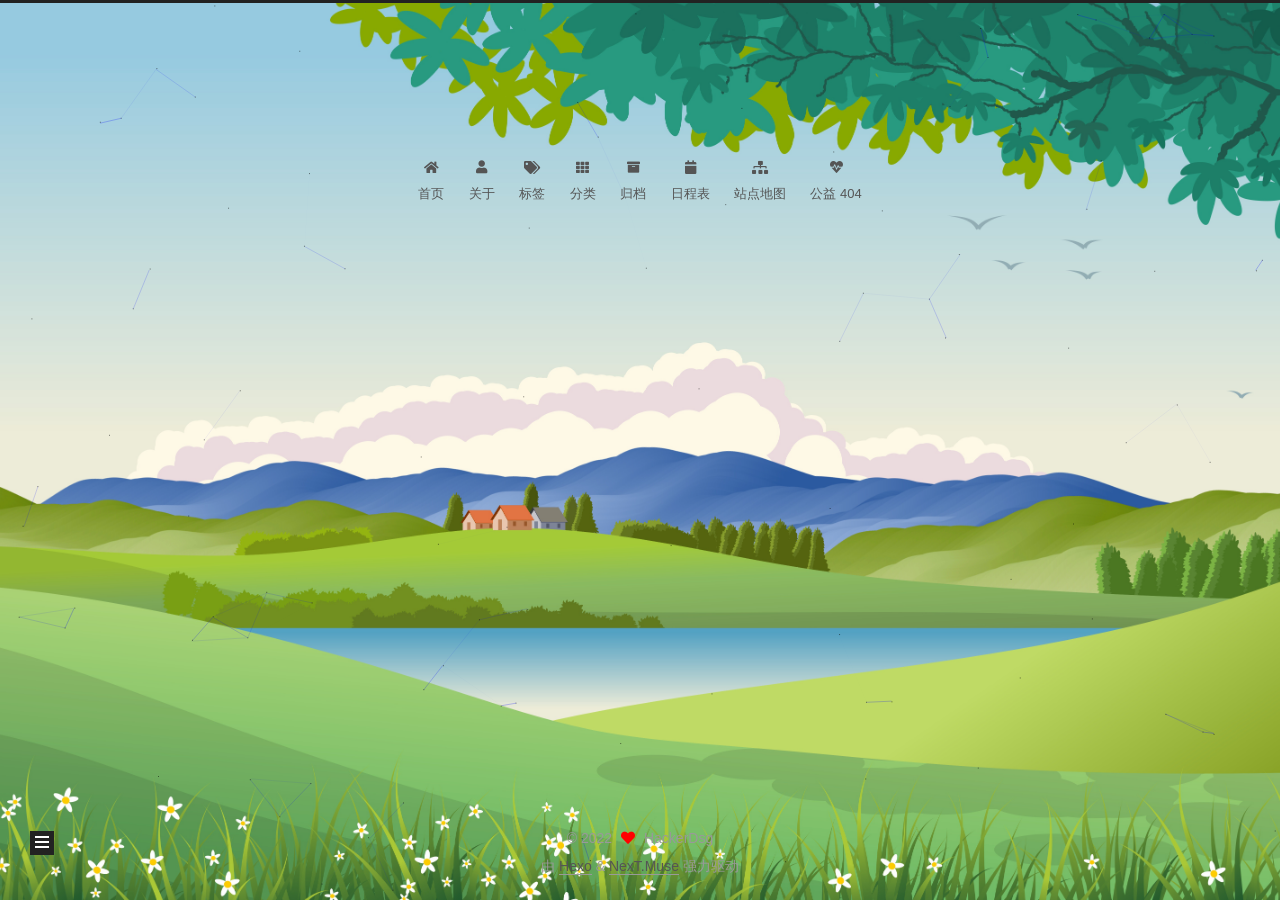
<file: resources/index.html>
<!DOCTYPE html>
<html lang="zh-CN">
<head>
  <meta charset="UTF-8">
<meta name="viewport" content="width=device-width, initial-scale=1, maximum-scale=2">
<meta name="theme-color" content="#222">
<meta name="generator" content="Hexo 6.2.0">
  <link rel="apple-touch-icon" sizes="180x180" href="/images/apple-touch-icon-next.png">
  <link rel="icon" type="image/png" sizes="32x32" href="/images/favicon-32x32-next.png">
  <link rel="icon" type="image/png" sizes="16x16" href="/images/favicon-16x16-next.png">
  <link rel="mask-icon" href="/images/logo.svg" color="#222">

<link rel="stylesheet" href="/css/main.css">


<link rel="stylesheet" href="/lib/font-awesome/css/all.min.css">

<script id="hexo-configurations">
    var NexT = window.NexT || {};
    var CONFIG = {"hostname":"example.com","root":"/","scheme":"Muse","version":"7.8.0","exturl":false,"sidebar":{"position":"left","display":"post","padding":18,"offset":12,"onmobile":false},"copycode":{"enable":false,"show_result":false,"style":null},"back2top":{"enable":true,"sidebar":false,"scrollpercent":false},"bookmark":{"enable":false,"color":"#222","save":"auto"},"fancybox":false,"mediumzoom":false,"lazyload":false,"pangu":false,"comments":{"style":"tabs","active":null,"storage":true,"lazyload":false,"nav":null},"algolia":{"hits":{"per_page":10},"labels":{"input_placeholder":"Search for Posts","hits_empty":"We didn't find any results for the search: ${query}","hits_stats":"${hits} results found in ${time} ms"}},"localsearch":{"enable":false,"trigger":"auto","top_n_per_article":1,"unescape":false,"preload":false},"motion":{"enable":true,"async":false,"transition":{"post_block":"fadeIn","post_header":"slideDownIn","post_body":"slideDownIn","coll_header":"slideLeftIn","sidebar":"slideUpIn"}}};
  </script>

  <meta name="description" content="I know nothing except the fact of my ignorance.">
<meta property="og:type" content="website">
<meta property="og:title" content="资源">
<meta property="og:url" content="http://example.com/resources/index.html">
<meta property="og:site_name">
<meta property="og:description" content="I know nothing except the fact of my ignorance.">
<meta property="og:locale" content="zh_CN">
<meta property="article:published_time" content="2022-08-31T04:00:00.000Z">
<meta property="article:modified_time" content="2022-08-31T04:37:02.755Z">
<meta property="article:author" content="HackerDsg">
<meta name="twitter:card" content="summary">

<link rel="canonical" href="http://example.com/resources/">


<script id="page-configurations">
  // https://hexo.io/docs/variables.html
  CONFIG.page = {
    sidebar: "",
    isHome : false,
    isPost : false,
    lang   : 'zh-CN'
  };
</script>

  <title>资源 | 
</title>
  






  <noscript>
  <style>
  .use-motion .brand,
  .use-motion .menu-item,
  .sidebar-inner,
  .use-motion .post-block,
  .use-motion .pagination,
  .use-motion .comments,
  .use-motion .post-header,
  .use-motion .post-body,
  .use-motion .collection-header { opacity: initial; }

  .use-motion .site-title,
  .use-motion .site-subtitle {
    opacity: initial;
    top: initial;
  }

  .use-motion .logo-line-before i { left: initial; }
  .use-motion .logo-line-after i { right: initial; }
  </style>
</noscript>

</head>

<body itemscope itemtype="http://schema.org/WebPage">
  <div class="container use-motion">
    <div class="headband"></div>

    <header class="header" itemscope itemtype="http://schema.org/WPHeader">
      <div class="header-inner"><div class="site-brand-container">
  <div class="site-nav-toggle">
    <div class="toggle" aria-label="切换导航栏">
      <span class="toggle-line toggle-line-first"></span>
      <span class="toggle-line toggle-line-middle"></span>
      <span class="toggle-line toggle-line-last"></span>
    </div>
  </div>

  <div class="site-meta">

    <a href="/" class="brand" rel="start">
      <span class="logo-line-before"><i></i></span>
      <h1 class="site-title"></h1>
      <span class="logo-line-after"><i></i></span>
    </a>
  </div>

  <div class="site-nav-right">
    <div class="toggle popup-trigger">
    </div>
  </div>
</div>




<nav class="site-nav">
  <ul id="menu" class="main-menu menu">
        <li class="menu-item menu-item-home">

    <a href="/" rel="section"><i class="fa fa-home fa-fw"></i>首页</a>

  </li>
        <li class="menu-item menu-item-about">

    <a href="/about/" rel="section"><i class="fa fa-user fa-fw"></i>关于</a>

  </li>
        <li class="menu-item menu-item-tags">

    <a href="/tags/" rel="section"><i class="fa fa-tags fa-fw"></i>标签</a>

  </li>
        <li class="menu-item menu-item-categories">

    <a href="/categories/" rel="section"><i class="fa fa-th fa-fw"></i>分类</a>

  </li>
        <li class="menu-item menu-item-archives">

    <a href="/archives/" rel="section"><i class="fa fa-archive fa-fw"></i>归档</a>

  </li>
        <li class="menu-item menu-item-schedule">

    <a href="/schedule/" rel="section"><i class="fa fa-calendar fa-fw"></i>日程表</a>

  </li>
        <li class="menu-item menu-item-sitemap">

    <a href="/sitemap.xml" rel="section"><i class="fa fa-sitemap fa-fw"></i>站点地图</a>

  </li>
        <li class="menu-item menu-item-commonweal">

    <a href="/404/" rel="section"><i class="fa fa-heartbeat fa-fw"></i>公益 404</a>

  </li>
  </ul>
</nav>




</div>
    </header>

    
  <div class="back-to-top">
    <i class="fa fa-arrow-up"></i>
    <span>0%</span>
  </div>


    <main class="main">
      <div class="main-inner">
        <div class="content-wrap">
          
  
  

          <div class="content page posts-expand">
            

    
    
    
    <div class="post-block" lang="zh-CN">
      <header class="post-header">

<h1 class="post-title" itemprop="name headline">资源
</h1>

<div class="post-meta">
  

</div>

</header>

      
      
      
      <div class="post-body">
          
      </div>
      
      
      
    </div>
    

    
    
    


          </div>
          

<script>
  window.addEventListener('tabs:register', () => {
    let { activeClass } = CONFIG.comments;
    if (CONFIG.comments.storage) {
      activeClass = localStorage.getItem('comments_active') || activeClass;
    }
    if (activeClass) {
      let activeTab = document.querySelector(`a[href="#comment-${activeClass}"]`);
      if (activeTab) {
        activeTab.click();
      }
    }
  });
  if (CONFIG.comments.storage) {
    window.addEventListener('tabs:click', event => {
      if (!event.target.matches('.tabs-comment .tab-content .tab-pane')) return;
      let commentClass = event.target.classList[1];
      localStorage.setItem('comments_active', commentClass);
    });
  }
</script>

        </div>
          
  
  <div class="toggle sidebar-toggle">
    <span class="toggle-line toggle-line-first"></span>
    <span class="toggle-line toggle-line-middle"></span>
    <span class="toggle-line toggle-line-last"></span>
  </div>

  <aside class="sidebar">
    <div class="sidebar-inner">

      <ul class="sidebar-nav motion-element">
        <li class="sidebar-nav-toc">
          文章目录
        </li>
        <li class="sidebar-nav-overview">
          站点概览
        </li>
      </ul>

      <!--noindex-->
      <div class="post-toc-wrap sidebar-panel">
      </div>
      <!--/noindex-->

      <div class="site-overview-wrap sidebar-panel">
        <div class="site-author motion-element" itemprop="author" itemscope itemtype="http://schema.org/Person">
  <p class="site-author-name" itemprop="name">HackerDsg</p>
  <div class="site-description" itemprop="description">I know nothing except the fact of my ignorance.</div>
</div>
<div class="site-state-wrap motion-element">
  <nav class="site-state">
      <div class="site-state-item site-state-posts">
          <a href="/archives/">
        
          <span class="site-state-item-count">1</span>
          <span class="site-state-item-name">日志</span>
        </a>
      </div>
  </nav>
</div>



      </div>

    </div>
  </aside>
  <div id="sidebar-dimmer"></div>


      </div>
    </main>

    <footer class="footer">
      <div class="footer-inner">
        

        

<div class="copyright">
  
  &copy; 
  <span itemprop="copyrightYear">2022</span>
  <span class="with-love">
    <i class="fa fa-heart"></i>
  </span>
  <span class="author" itemprop="copyrightHolder">HackerDsg</span>
</div>
  <div class="powered-by">由 <a href="https://hexo.io/" class="theme-link" rel="noopener" target="_blank">Hexo</a> & <a href="https://muse.theme-next.org/" class="theme-link" rel="noopener" target="_blank">NexT.Muse</a> 强力驱动
  </div>

        








      </div>
    </footer>
  </div>

  
  
  <script color='0,0,255' opacity='0.5' zIndex='-1' count='99' src="/lib/canvas-nest/canvas-nest.min.js"></script>
  <script src="/lib/anime.min.js"></script>
  <script src="/lib/velocity/velocity.min.js"></script>
  <script src="/lib/velocity/velocity.ui.min.js"></script>

<script src="/js/utils.js"></script>

<script src="/js/motion.js"></script>


<script src="/js/schemes/muse.js"></script>


<script src="/js/next-boot.js"></script>




  















  

  

</body>
</html>
</file>
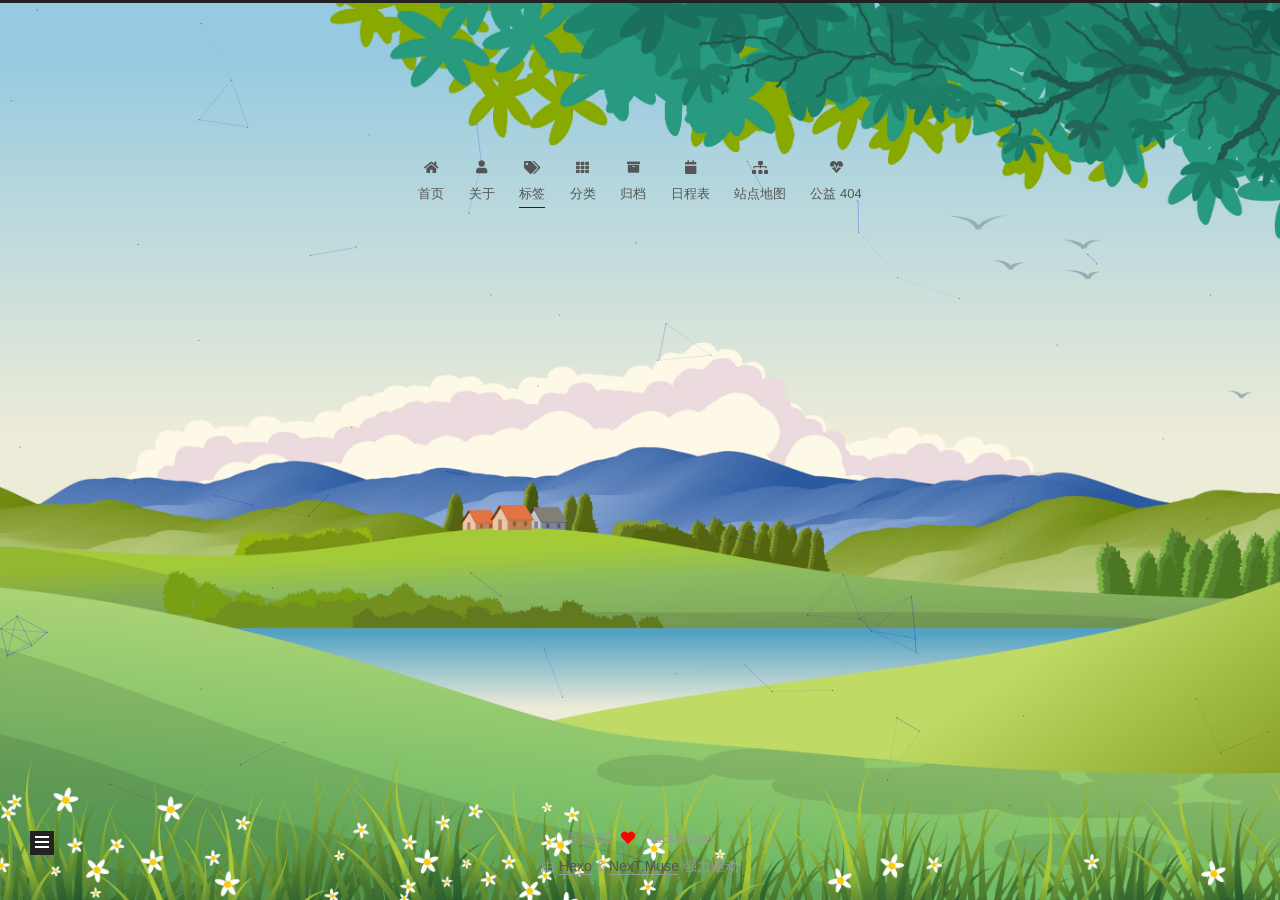
<file: tags/index.html>
<!DOCTYPE html>
<html lang="zh-CN">
<head>
  <meta charset="UTF-8">
<meta name="viewport" content="width=device-width, initial-scale=1, maximum-scale=2">
<meta name="theme-color" content="#222">
<meta name="generator" content="Hexo 6.2.0">
  <link rel="apple-touch-icon" sizes="180x180" href="/images/apple-touch-icon-next.png">
  <link rel="icon" type="image/png" sizes="32x32" href="/images/favicon-32x32-next.png">
  <link rel="icon" type="image/png" sizes="16x16" href="/images/favicon-16x16-next.png">
  <link rel="mask-icon" href="/images/logo.svg" color="#222">

<link rel="stylesheet" href="/css/main.css">


<link rel="stylesheet" href="/lib/font-awesome/css/all.min.css">

<script id="hexo-configurations">
    var NexT = window.NexT || {};
    var CONFIG = {"hostname":"example.com","root":"/","scheme":"Muse","version":"7.8.0","exturl":false,"sidebar":{"position":"left","display":"post","padding":18,"offset":12,"onmobile":false},"copycode":{"enable":false,"show_result":false,"style":null},"back2top":{"enable":true,"sidebar":false,"scrollpercent":false},"bookmark":{"enable":false,"color":"#222","save":"auto"},"fancybox":false,"mediumzoom":false,"lazyload":false,"pangu":false,"comments":{"style":"tabs","active":null,"storage":true,"lazyload":false,"nav":null},"algolia":{"hits":{"per_page":10},"labels":{"input_placeholder":"Search for Posts","hits_empty":"We didn't find any results for the search: ${query}","hits_stats":"${hits} results found in ${time} ms"}},"localsearch":{"enable":false,"trigger":"auto","top_n_per_article":1,"unescape":false,"preload":false},"motion":{"enable":true,"async":false,"transition":{"post_block":"fadeIn","post_header":"slideDownIn","post_body":"slideDownIn","coll_header":"slideLeftIn","sidebar":"slideUpIn"}}};
  </script>

  <meta name="description" content="I know nothing except the fact of my ignorance.">
<meta property="og:type" content="website">
<meta property="og:title" content="标签">
<meta property="og:url" content="http://example.com/tags/index.html">
<meta property="og:site_name">
<meta property="og:description" content="I know nothing except the fact of my ignorance.">
<meta property="og:locale" content="zh_CN">
<meta property="article:published_time" content="2022-08-31T04:00:00.000Z">
<meta property="article:modified_time" content="2022-08-31T04:36:02.578Z">
<meta property="article:author" content="HackerDsg">
<meta name="twitter:card" content="summary">

<link rel="canonical" href="http://example.com/tags/">


<script id="page-configurations">
  // https://hexo.io/docs/variables.html
  CONFIG.page = {
    sidebar: "",
    isHome : false,
    isPost : false,
    lang   : 'zh-CN'
  };
</script>

  <title>标签 | 
</title>
  






  <noscript>
  <style>
  .use-motion .brand,
  .use-motion .menu-item,
  .sidebar-inner,
  .use-motion .post-block,
  .use-motion .pagination,
  .use-motion .comments,
  .use-motion .post-header,
  .use-motion .post-body,
  .use-motion .collection-header { opacity: initial; }

  .use-motion .site-title,
  .use-motion .site-subtitle {
    opacity: initial;
    top: initial;
  }

  .use-motion .logo-line-before i { left: initial; }
  .use-motion .logo-line-after i { right: initial; }
  </style>
</noscript>

</head>

<body itemscope itemtype="http://schema.org/WebPage">
  <div class="container use-motion">
    <div class="headband"></div>

    <header class="header" itemscope itemtype="http://schema.org/WPHeader">
      <div class="header-inner"><div class="site-brand-container">
  <div class="site-nav-toggle">
    <div class="toggle" aria-label="切换导航栏">
      <span class="toggle-line toggle-line-first"></span>
      <span class="toggle-line toggle-line-middle"></span>
      <span class="toggle-line toggle-line-last"></span>
    </div>
  </div>

  <div class="site-meta">

    <a href="/" class="brand" rel="start">
      <span class="logo-line-before"><i></i></span>
      <h1 class="site-title"></h1>
      <span class="logo-line-after"><i></i></span>
    </a>
  </div>

  <div class="site-nav-right">
    <div class="toggle popup-trigger">
    </div>
  </div>
</div>




<nav class="site-nav">
  <ul id="menu" class="main-menu menu">
        <li class="menu-item menu-item-home">

    <a href="/" rel="section"><i class="fa fa-home fa-fw"></i>首页</a>

  </li>
        <li class="menu-item menu-item-about">

    <a href="/about/" rel="section"><i class="fa fa-user fa-fw"></i>关于</a>

  </li>
        <li class="menu-item menu-item-tags">

    <a href="/tags/" rel="section"><i class="fa fa-tags fa-fw"></i>标签</a>

  </li>
        <li class="menu-item menu-item-categories">

    <a href="/categories/" rel="section"><i class="fa fa-th fa-fw"></i>分类</a>

  </li>
        <li class="menu-item menu-item-archives">

    <a href="/archives/" rel="section"><i class="fa fa-archive fa-fw"></i>归档</a>

  </li>
        <li class="menu-item menu-item-schedule">

    <a href="/schedule/" rel="section"><i class="fa fa-calendar fa-fw"></i>日程表</a>

  </li>
        <li class="menu-item menu-item-sitemap">

    <a href="/sitemap.xml" rel="section"><i class="fa fa-sitemap fa-fw"></i>站点地图</a>

  </li>
        <li class="menu-item menu-item-commonweal">

    <a href="/404/" rel="section"><i class="fa fa-heartbeat fa-fw"></i>公益 404</a>

  </li>
  </ul>
</nav>




</div>
    </header>

    
  <div class="back-to-top">
    <i class="fa fa-arrow-up"></i>
    <span>0%</span>
  </div>


    <main class="main">
      <div class="main-inner">
        <div class="content-wrap">
          
  
  

          <div class="content page posts-expand">
            

    
    
    
    <div class="post-block" lang="zh-CN">
      <header class="post-header">

<h1 class="post-title" itemprop="name headline">标签
</h1>

<div class="post-meta">
  

</div>

</header>

      
      
      
      <div class="post-body">
          <div class="tag-cloud">
            <div class="tag-cloud-title">
              暂无标签
            </div>
            <div class="tag-cloud-tags">
              
            </div>
          </div>
        
      </div>
      
      
      
    </div>
    

    
    
    


          </div>
          

<script>
  window.addEventListener('tabs:register', () => {
    let { activeClass } = CONFIG.comments;
    if (CONFIG.comments.storage) {
      activeClass = localStorage.getItem('comments_active') || activeClass;
    }
    if (activeClass) {
      let activeTab = document.querySelector(`a[href="#comment-${activeClass}"]`);
      if (activeTab) {
        activeTab.click();
      }
    }
  });
  if (CONFIG.comments.storage) {
    window.addEventListener('tabs:click', event => {
      if (!event.target.matches('.tabs-comment .tab-content .tab-pane')) return;
      let commentClass = event.target.classList[1];
      localStorage.setItem('comments_active', commentClass);
    });
  }
</script>

        </div>
          
  
  <div class="toggle sidebar-toggle">
    <span class="toggle-line toggle-line-first"></span>
    <span class="toggle-line toggle-line-middle"></span>
    <span class="toggle-line toggle-line-last"></span>
  </div>

  <aside class="sidebar">
    <div class="sidebar-inner">

      <ul class="sidebar-nav motion-element">
        <li class="sidebar-nav-toc">
          文章目录
        </li>
        <li class="sidebar-nav-overview">
          站点概览
        </li>
      </ul>

      <!--noindex-->
      <div class="post-toc-wrap sidebar-panel">
      </div>
      <!--/noindex-->

      <div class="site-overview-wrap sidebar-panel">
        <div class="site-author motion-element" itemprop="author" itemscope itemtype="http://schema.org/Person">
  <p class="site-author-name" itemprop="name">HackerDsg</p>
  <div class="site-description" itemprop="description">I know nothing except the fact of my ignorance.</div>
</div>
<div class="site-state-wrap motion-element">
  <nav class="site-state">
      <div class="site-state-item site-state-posts">
          <a href="/archives/">
        
          <span class="site-state-item-count">1</span>
          <span class="site-state-item-name">日志</span>
        </a>
      </div>
  </nav>
</div>



      </div>

    </div>
  </aside>
  <div id="sidebar-dimmer"></div>


      </div>
    </main>

    <footer class="footer">
      <div class="footer-inner">
        

        

<div class="copyright">
  
  &copy; 
  <span itemprop="copyrightYear">2022</span>
  <span class="with-love">
    <i class="fa fa-heart"></i>
  </span>
  <span class="author" itemprop="copyrightHolder">HackerDsg</span>
</div>
  <div class="powered-by">由 <a href="https://hexo.io/" class="theme-link" rel="noopener" target="_blank">Hexo</a> & <a href="https://muse.theme-next.org/" class="theme-link" rel="noopener" target="_blank">NexT.Muse</a> 强力驱动
  </div>

        








      </div>
    </footer>
  </div>

  
  
  <script color='0,0,255' opacity='0.5' zIndex='-1' count='99' src="/lib/canvas-nest/canvas-nest.min.js"></script>
  <script src="/lib/anime.min.js"></script>
  <script src="/lib/velocity/velocity.min.js"></script>
  <script src="/lib/velocity/velocity.ui.min.js"></script>

<script src="/js/utils.js"></script>

<script src="/js/motion.js"></script>


<script src="/js/schemes/muse.js"></script>


<script src="/js/next-boot.js"></script>




  















  

  

</body>
</html>
</file>
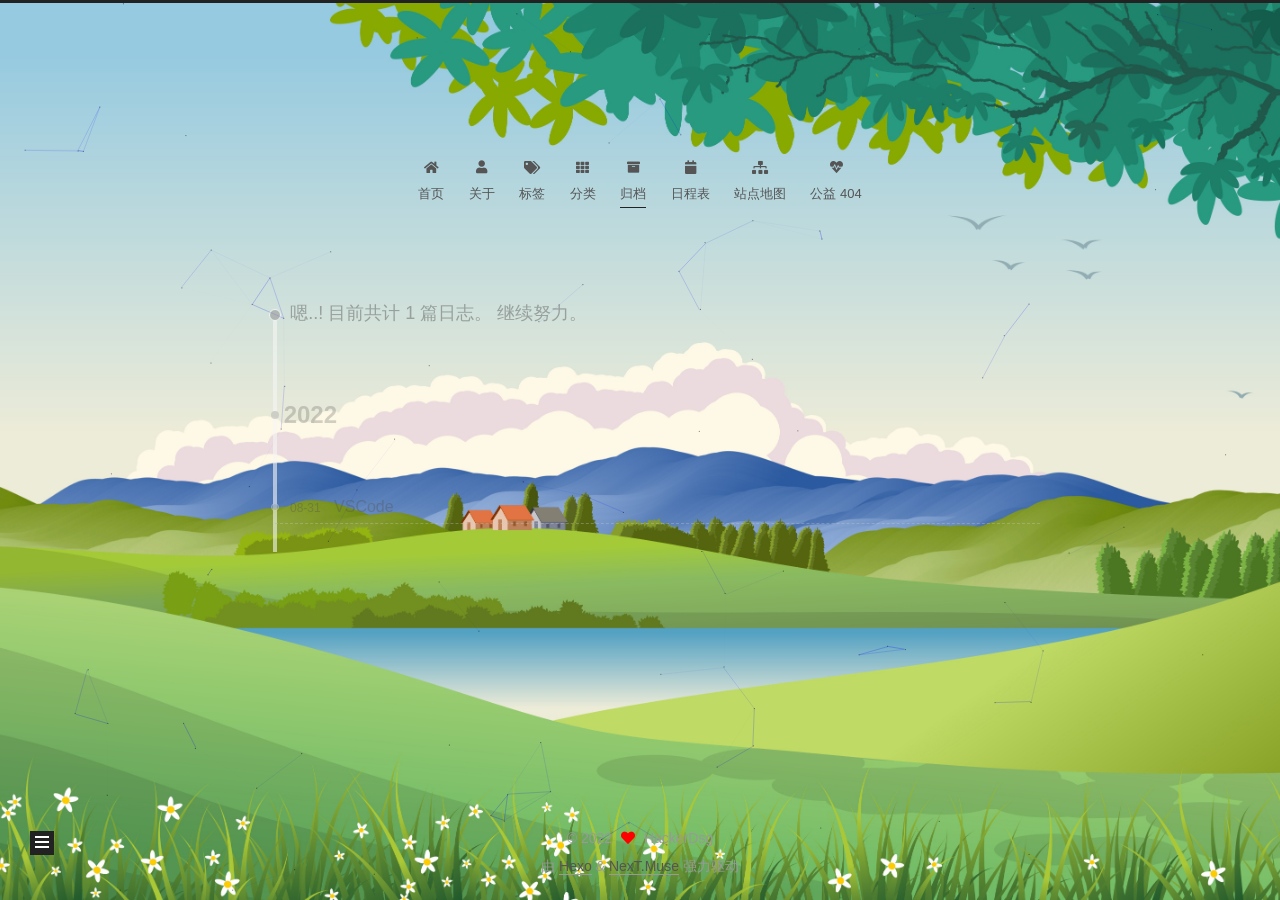
<file: archives/2022/index.html>
<!DOCTYPE html>
<html lang="zh-CN">
<head>
  <meta charset="UTF-8">
<meta name="viewport" content="width=device-width, initial-scale=1, maximum-scale=2">
<meta name="theme-color" content="#222">
<meta name="generator" content="Hexo 6.2.0">
  <link rel="apple-touch-icon" sizes="180x180" href="/images/apple-touch-icon-next.png">
  <link rel="icon" type="image/png" sizes="32x32" href="/images/favicon-32x32-next.png">
  <link rel="icon" type="image/png" sizes="16x16" href="/images/favicon-16x16-next.png">
  <link rel="mask-icon" href="/images/logo.svg" color="#222">

<link rel="stylesheet" href="/css/main.css">


<link rel="stylesheet" href="/lib/font-awesome/css/all.min.css">

<script id="hexo-configurations">
    var NexT = window.NexT || {};
    var CONFIG = {"hostname":"example.com","root":"/","scheme":"Muse","version":"7.8.0","exturl":false,"sidebar":{"position":"left","display":"post","padding":18,"offset":12,"onmobile":false},"copycode":{"enable":false,"show_result":false,"style":null},"back2top":{"enable":true,"sidebar":false,"scrollpercent":false},"bookmark":{"enable":false,"color":"#222","save":"auto"},"fancybox":false,"mediumzoom":false,"lazyload":false,"pangu":false,"comments":{"style":"tabs","active":null,"storage":true,"lazyload":false,"nav":null},"algolia":{"hits":{"per_page":10},"labels":{"input_placeholder":"Search for Posts","hits_empty":"We didn't find any results for the search: ${query}","hits_stats":"${hits} results found in ${time} ms"}},"localsearch":{"enable":false,"trigger":"auto","top_n_per_article":1,"unescape":false,"preload":false},"motion":{"enable":true,"async":false,"transition":{"post_block":"fadeIn","post_header":"slideDownIn","post_body":"slideDownIn","coll_header":"slideLeftIn","sidebar":"slideUpIn"}}};
  </script>

  <meta name="description" content="I know nothing except the fact of my ignorance.">
<meta property="og:type" content="website">
<meta property="og:title">
<meta property="og:url" content="http://example.com/archives/2022/index.html">
<meta property="og:site_name">
<meta property="og:description" content="I know nothing except the fact of my ignorance.">
<meta property="og:locale" content="zh_CN">
<meta property="article:author" content="HackerDsg">
<meta name="twitter:card" content="summary">

<link rel="canonical" href="http://example.com/archives/2022/">


<script id="page-configurations">
  // https://hexo.io/docs/variables.html
  CONFIG.page = {
    sidebar: "",
    isHome : false,
    isPost : false,
    lang   : 'zh-CN'
  };
</script>

  <title>归档 | </title>
  






  <noscript>
  <style>
  .use-motion .brand,
  .use-motion .menu-item,
  .sidebar-inner,
  .use-motion .post-block,
  .use-motion .pagination,
  .use-motion .comments,
  .use-motion .post-header,
  .use-motion .post-body,
  .use-motion .collection-header { opacity: initial; }

  .use-motion .site-title,
  .use-motion .site-subtitle {
    opacity: initial;
    top: initial;
  }

  .use-motion .logo-line-before i { left: initial; }
  .use-motion .logo-line-after i { right: initial; }
  </style>
</noscript>

</head>

<body itemscope itemtype="http://schema.org/WebPage">
  <div class="container use-motion">
    <div class="headband"></div>

    <header class="header" itemscope itemtype="http://schema.org/WPHeader">
      <div class="header-inner"><div class="site-brand-container">
  <div class="site-nav-toggle">
    <div class="toggle" aria-label="切换导航栏">
      <span class="toggle-line toggle-line-first"></span>
      <span class="toggle-line toggle-line-middle"></span>
      <span class="toggle-line toggle-line-last"></span>
    </div>
  </div>

  <div class="site-meta">

    <a href="/" class="brand" rel="start">
      <span class="logo-line-before"><i></i></span>
      <h1 class="site-title"></h1>
      <span class="logo-line-after"><i></i></span>
    </a>
  </div>

  <div class="site-nav-right">
    <div class="toggle popup-trigger">
    </div>
  </div>
</div>




<nav class="site-nav">
  <ul id="menu" class="main-menu menu">
        <li class="menu-item menu-item-home">

    <a href="/" rel="section"><i class="fa fa-home fa-fw"></i>首页</a>

  </li>
        <li class="menu-item menu-item-about">

    <a href="/about/" rel="section"><i class="fa fa-user fa-fw"></i>关于</a>

  </li>
        <li class="menu-item menu-item-tags">

    <a href="/tags/" rel="section"><i class="fa fa-tags fa-fw"></i>标签</a>

  </li>
        <li class="menu-item menu-item-categories">

    <a href="/categories/" rel="section"><i class="fa fa-th fa-fw"></i>分类</a>

  </li>
        <li class="menu-item menu-item-archives">

    <a href="/archives/" rel="section"><i class="fa fa-archive fa-fw"></i>归档</a>

  </li>
        <li class="menu-item menu-item-schedule">

    <a href="/schedule/" rel="section"><i class="fa fa-calendar fa-fw"></i>日程表</a>

  </li>
        <li class="menu-item menu-item-sitemap">

    <a href="/sitemap.xml" rel="section"><i class="fa fa-sitemap fa-fw"></i>站点地图</a>

  </li>
        <li class="menu-item menu-item-commonweal">

    <a href="/404/" rel="section"><i class="fa fa-heartbeat fa-fw"></i>公益 404</a>

  </li>
  </ul>
</nav>




</div>
    </header>

    
  <div class="back-to-top">
    <i class="fa fa-arrow-up"></i>
    <span>0%</span>
  </div>


    <main class="main">
      <div class="main-inner">
        <div class="content-wrap">
          

          <div class="content archive">
            

  
  
  
  <div class="post-block">
    <div class="posts-collapse">
      <div class="collection-title">
        <span class="collection-header">嗯..! 目前共计 1 篇日志。 继续努力。</span>
      </div>

      
    <div class="collection-year">
      <span class="collection-header">2022</span>
    </div>

  <article itemscope itemtype="http://schema.org/Article">
    <header class="post-header">

      <div class="post-meta">
        <time itemprop="dateCreated"
              datetime="2022-08-31T13:47:21+08:00"
              content="2022-08-31">
          08-31
        </time>
      </div>

      <div class="post-title">
          <a class="post-title-link" href="/2022/08/31/VSCode/" itemprop="url">
            <span itemprop="name">VSCode</span>
          </a>
      </div>

    </header>
  </article>


    </div>
  </div>
  
  
  

  



          </div>
          

<script>
  window.addEventListener('tabs:register', () => {
    let { activeClass } = CONFIG.comments;
    if (CONFIG.comments.storage) {
      activeClass = localStorage.getItem('comments_active') || activeClass;
    }
    if (activeClass) {
      let activeTab = document.querySelector(`a[href="#comment-${activeClass}"]`);
      if (activeTab) {
        activeTab.click();
      }
    }
  });
  if (CONFIG.comments.storage) {
    window.addEventListener('tabs:click', event => {
      if (!event.target.matches('.tabs-comment .tab-content .tab-pane')) return;
      let commentClass = event.target.classList[1];
      localStorage.setItem('comments_active', commentClass);
    });
  }
</script>

        </div>
          
  
  <div class="toggle sidebar-toggle">
    <span class="toggle-line toggle-line-first"></span>
    <span class="toggle-line toggle-line-middle"></span>
    <span class="toggle-line toggle-line-last"></span>
  </div>

  <aside class="sidebar">
    <div class="sidebar-inner">

      <ul class="sidebar-nav motion-element">
        <li class="sidebar-nav-toc">
          文章目录
        </li>
        <li class="sidebar-nav-overview">
          站点概览
        </li>
      </ul>

      <!--noindex-->
      <div class="post-toc-wrap sidebar-panel">
      </div>
      <!--/noindex-->

      <div class="site-overview-wrap sidebar-panel">
        <div class="site-author motion-element" itemprop="author" itemscope itemtype="http://schema.org/Person">
  <p class="site-author-name" itemprop="name">HackerDsg</p>
  <div class="site-description" itemprop="description">I know nothing except the fact of my ignorance.</div>
</div>
<div class="site-state-wrap motion-element">
  <nav class="site-state">
      <div class="site-state-item site-state-posts">
          <a href="/archives/">
        
          <span class="site-state-item-count">1</span>
          <span class="site-state-item-name">日志</span>
        </a>
      </div>
  </nav>
</div>



      </div>

    </div>
  </aside>
  <div id="sidebar-dimmer"></div>


      </div>
    </main>

    <footer class="footer">
      <div class="footer-inner">
        

        

<div class="copyright">
  
  &copy; 
  <span itemprop="copyrightYear">2022</span>
  <span class="with-love">
    <i class="fa fa-heart"></i>
  </span>
  <span class="author" itemprop="copyrightHolder">HackerDsg</span>
</div>
  <div class="powered-by">由 <a href="https://hexo.io/" class="theme-link" rel="noopener" target="_blank">Hexo</a> & <a href="https://muse.theme-next.org/" class="theme-link" rel="noopener" target="_blank">NexT.Muse</a> 强力驱动
  </div>

        








      </div>
    </footer>
  </div>

  
  
  <script color='0,0,255' opacity='0.5' zIndex='-1' count='99' src="/lib/canvas-nest/canvas-nest.min.js"></script>
  <script src="/lib/anime.min.js"></script>
  <script src="/lib/velocity/velocity.min.js"></script>
  <script src="/lib/velocity/velocity.ui.min.js"></script>

<script src="/js/utils.js"></script>

<script src="/js/motion.js"></script>


<script src="/js/schemes/muse.js"></script>


<script src="/js/next-boot.js"></script>




  















  

  

</body>
</html>
</file>
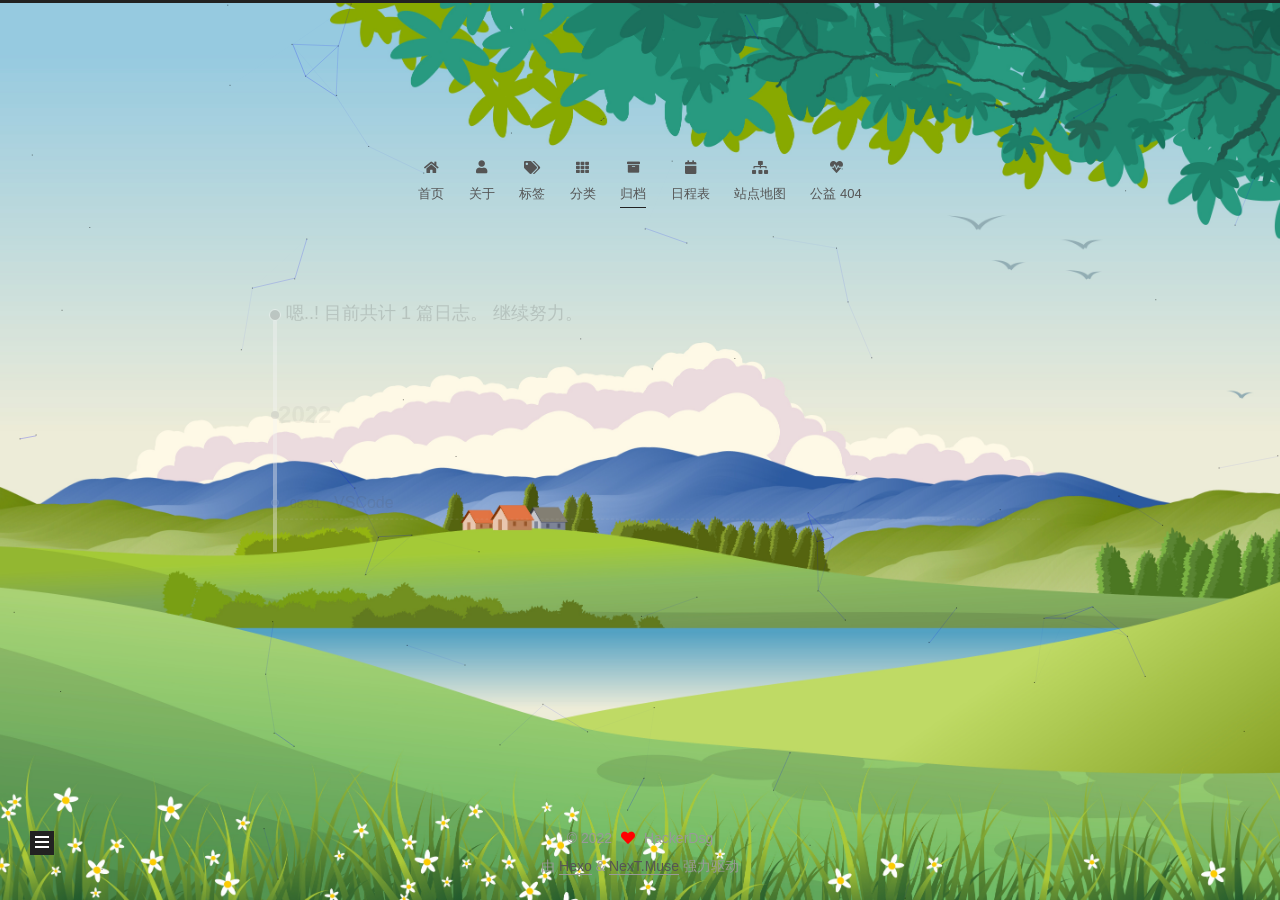
<file: archives/2022/08/index.html>
<!DOCTYPE html>
<html lang="zh-CN">
<head>
  <meta charset="UTF-8">
<meta name="viewport" content="width=device-width, initial-scale=1, maximum-scale=2">
<meta name="theme-color" content="#222">
<meta name="generator" content="Hexo 6.2.0">
  <link rel="apple-touch-icon" sizes="180x180" href="/images/apple-touch-icon-next.png">
  <link rel="icon" type="image/png" sizes="32x32" href="/images/favicon-32x32-next.png">
  <link rel="icon" type="image/png" sizes="16x16" href="/images/favicon-16x16-next.png">
  <link rel="mask-icon" href="/images/logo.svg" color="#222">

<link rel="stylesheet" href="/css/main.css">


<link rel="stylesheet" href="/lib/font-awesome/css/all.min.css">

<script id="hexo-configurations">
    var NexT = window.NexT || {};
    var CONFIG = {"hostname":"example.com","root":"/","scheme":"Muse","version":"7.8.0","exturl":false,"sidebar":{"position":"left","display":"post","padding":18,"offset":12,"onmobile":false},"copycode":{"enable":false,"show_result":false,"style":null},"back2top":{"enable":true,"sidebar":false,"scrollpercent":false},"bookmark":{"enable":false,"color":"#222","save":"auto"},"fancybox":false,"mediumzoom":false,"lazyload":false,"pangu":false,"comments":{"style":"tabs","active":null,"storage":true,"lazyload":false,"nav":null},"algolia":{"hits":{"per_page":10},"labels":{"input_placeholder":"Search for Posts","hits_empty":"We didn't find any results for the search: ${query}","hits_stats":"${hits} results found in ${time} ms"}},"localsearch":{"enable":false,"trigger":"auto","top_n_per_article":1,"unescape":false,"preload":false},"motion":{"enable":true,"async":false,"transition":{"post_block":"fadeIn","post_header":"slideDownIn","post_body":"slideDownIn","coll_header":"slideLeftIn","sidebar":"slideUpIn"}}};
  </script>

  <meta name="description" content="I know nothing except the fact of my ignorance.">
<meta property="og:type" content="website">
<meta property="og:title">
<meta property="og:url" content="http://example.com/archives/2022/08/index.html">
<meta property="og:site_name">
<meta property="og:description" content="I know nothing except the fact of my ignorance.">
<meta property="og:locale" content="zh_CN">
<meta property="article:author" content="HackerDsg">
<meta name="twitter:card" content="summary">

<link rel="canonical" href="http://example.com/archives/2022/08/">


<script id="page-configurations">
  // https://hexo.io/docs/variables.html
  CONFIG.page = {
    sidebar: "",
    isHome : false,
    isPost : false,
    lang   : 'zh-CN'
  };
</script>

  <title>归档 | </title>
  






  <noscript>
  <style>
  .use-motion .brand,
  .use-motion .menu-item,
  .sidebar-inner,
  .use-motion .post-block,
  .use-motion .pagination,
  .use-motion .comments,
  .use-motion .post-header,
  .use-motion .post-body,
  .use-motion .collection-header { opacity: initial; }

  .use-motion .site-title,
  .use-motion .site-subtitle {
    opacity: initial;
    top: initial;
  }

  .use-motion .logo-line-before i { left: initial; }
  .use-motion .logo-line-after i { right: initial; }
  </style>
</noscript>

</head>

<body itemscope itemtype="http://schema.org/WebPage">
  <div class="container use-motion">
    <div class="headband"></div>

    <header class="header" itemscope itemtype="http://schema.org/WPHeader">
      <div class="header-inner"><div class="site-brand-container">
  <div class="site-nav-toggle">
    <div class="toggle" aria-label="切换导航栏">
      <span class="toggle-line toggle-line-first"></span>
      <span class="toggle-line toggle-line-middle"></span>
      <span class="toggle-line toggle-line-last"></span>
    </div>
  </div>

  <div class="site-meta">

    <a href="/" class="brand" rel="start">
      <span class="logo-line-before"><i></i></span>
      <h1 class="site-title"></h1>
      <span class="logo-line-after"><i></i></span>
    </a>
  </div>

  <div class="site-nav-right">
    <div class="toggle popup-trigger">
    </div>
  </div>
</div>




<nav class="site-nav">
  <ul id="menu" class="main-menu menu">
        <li class="menu-item menu-item-home">

    <a href="/" rel="section"><i class="fa fa-home fa-fw"></i>首页</a>

  </li>
        <li class="menu-item menu-item-about">

    <a href="/about/" rel="section"><i class="fa fa-user fa-fw"></i>关于</a>

  </li>
        <li class="menu-item menu-item-tags">

    <a href="/tags/" rel="section"><i class="fa fa-tags fa-fw"></i>标签</a>

  </li>
        <li class="menu-item menu-item-categories">

    <a href="/categories/" rel="section"><i class="fa fa-th fa-fw"></i>分类</a>

  </li>
        <li class="menu-item menu-item-archives">

    <a href="/archives/" rel="section"><i class="fa fa-archive fa-fw"></i>归档</a>

  </li>
        <li class="menu-item menu-item-schedule">

    <a href="/schedule/" rel="section"><i class="fa fa-calendar fa-fw"></i>日程表</a>

  </li>
        <li class="menu-item menu-item-sitemap">

    <a href="/sitemap.xml" rel="section"><i class="fa fa-sitemap fa-fw"></i>站点地图</a>

  </li>
        <li class="menu-item menu-item-commonweal">

    <a href="/404/" rel="section"><i class="fa fa-heartbeat fa-fw"></i>公益 404</a>

  </li>
  </ul>
</nav>




</div>
    </header>

    
  <div class="back-to-top">
    <i class="fa fa-arrow-up"></i>
    <span>0%</span>
  </div>


    <main class="main">
      <div class="main-inner">
        <div class="content-wrap">
          

          <div class="content archive">
            

  
  
  
  <div class="post-block">
    <div class="posts-collapse">
      <div class="collection-title">
        <span class="collection-header">嗯..! 目前共计 1 篇日志。 继续努力。</span>
      </div>

      
    <div class="collection-year">
      <span class="collection-header">2022</span>
    </div>

  <article itemscope itemtype="http://schema.org/Article">
    <header class="post-header">

      <div class="post-meta">
        <time itemprop="dateCreated"
              datetime="2022-08-31T13:47:21+08:00"
              content="2022-08-31">
          08-31
        </time>
      </div>

      <div class="post-title">
          <a class="post-title-link" href="/2022/08/31/VSCode/" itemprop="url">
            <span itemprop="name">VSCode</span>
          </a>
      </div>

    </header>
  </article>


    </div>
  </div>
  
  
  

  



          </div>
          

<script>
  window.addEventListener('tabs:register', () => {
    let { activeClass } = CONFIG.comments;
    if (CONFIG.comments.storage) {
      activeClass = localStorage.getItem('comments_active') || activeClass;
    }
    if (activeClass) {
      let activeTab = document.querySelector(`a[href="#comment-${activeClass}"]`);
      if (activeTab) {
        activeTab.click();
      }
    }
  });
  if (CONFIG.comments.storage) {
    window.addEventListener('tabs:click', event => {
      if (!event.target.matches('.tabs-comment .tab-content .tab-pane')) return;
      let commentClass = event.target.classList[1];
      localStorage.setItem('comments_active', commentClass);
    });
  }
</script>

        </div>
          
  
  <div class="toggle sidebar-toggle">
    <span class="toggle-line toggle-line-first"></span>
    <span class="toggle-line toggle-line-middle"></span>
    <span class="toggle-line toggle-line-last"></span>
  </div>

  <aside class="sidebar">
    <div class="sidebar-inner">

      <ul class="sidebar-nav motion-element">
        <li class="sidebar-nav-toc">
          文章目录
        </li>
        <li class="sidebar-nav-overview">
          站点概览
        </li>
      </ul>

      <!--noindex-->
      <div class="post-toc-wrap sidebar-panel">
      </div>
      <!--/noindex-->

      <div class="site-overview-wrap sidebar-panel">
        <div class="site-author motion-element" itemprop="author" itemscope itemtype="http://schema.org/Person">
  <p class="site-author-name" itemprop="name">HackerDsg</p>
  <div class="site-description" itemprop="description">I know nothing except the fact of my ignorance.</div>
</div>
<div class="site-state-wrap motion-element">
  <nav class="site-state">
      <div class="site-state-item site-state-posts">
          <a href="/archives/">
        
          <span class="site-state-item-count">1</span>
          <span class="site-state-item-name">日志</span>
        </a>
      </div>
  </nav>
</div>



      </div>

    </div>
  </aside>
  <div id="sidebar-dimmer"></div>


      </div>
    </main>

    <footer class="footer">
      <div class="footer-inner">
        

        

<div class="copyright">
  
  &copy; 
  <span itemprop="copyrightYear">2022</span>
  <span class="with-love">
    <i class="fa fa-heart"></i>
  </span>
  <span class="author" itemprop="copyrightHolder">HackerDsg</span>
</div>
  <div class="powered-by">由 <a href="https://hexo.io/" class="theme-link" rel="noopener" target="_blank">Hexo</a> & <a href="https://muse.theme-next.org/" class="theme-link" rel="noopener" target="_blank">NexT.Muse</a> 强力驱动
  </div>

        








      </div>
    </footer>
  </div>

  
  
  <script color='0,0,255' opacity='0.5' zIndex='-1' count='99' src="/lib/canvas-nest/canvas-nest.min.js"></script>
  <script src="/lib/anime.min.js"></script>
  <script src="/lib/velocity/velocity.min.js"></script>
  <script src="/lib/velocity/velocity.ui.min.js"></script>

<script src="/js/utils.js"></script>

<script src="/js/motion.js"></script>


<script src="/js/schemes/muse.js"></script>


<script src="/js/next-boot.js"></script>




  















  

  

</body>
</html>
</file>
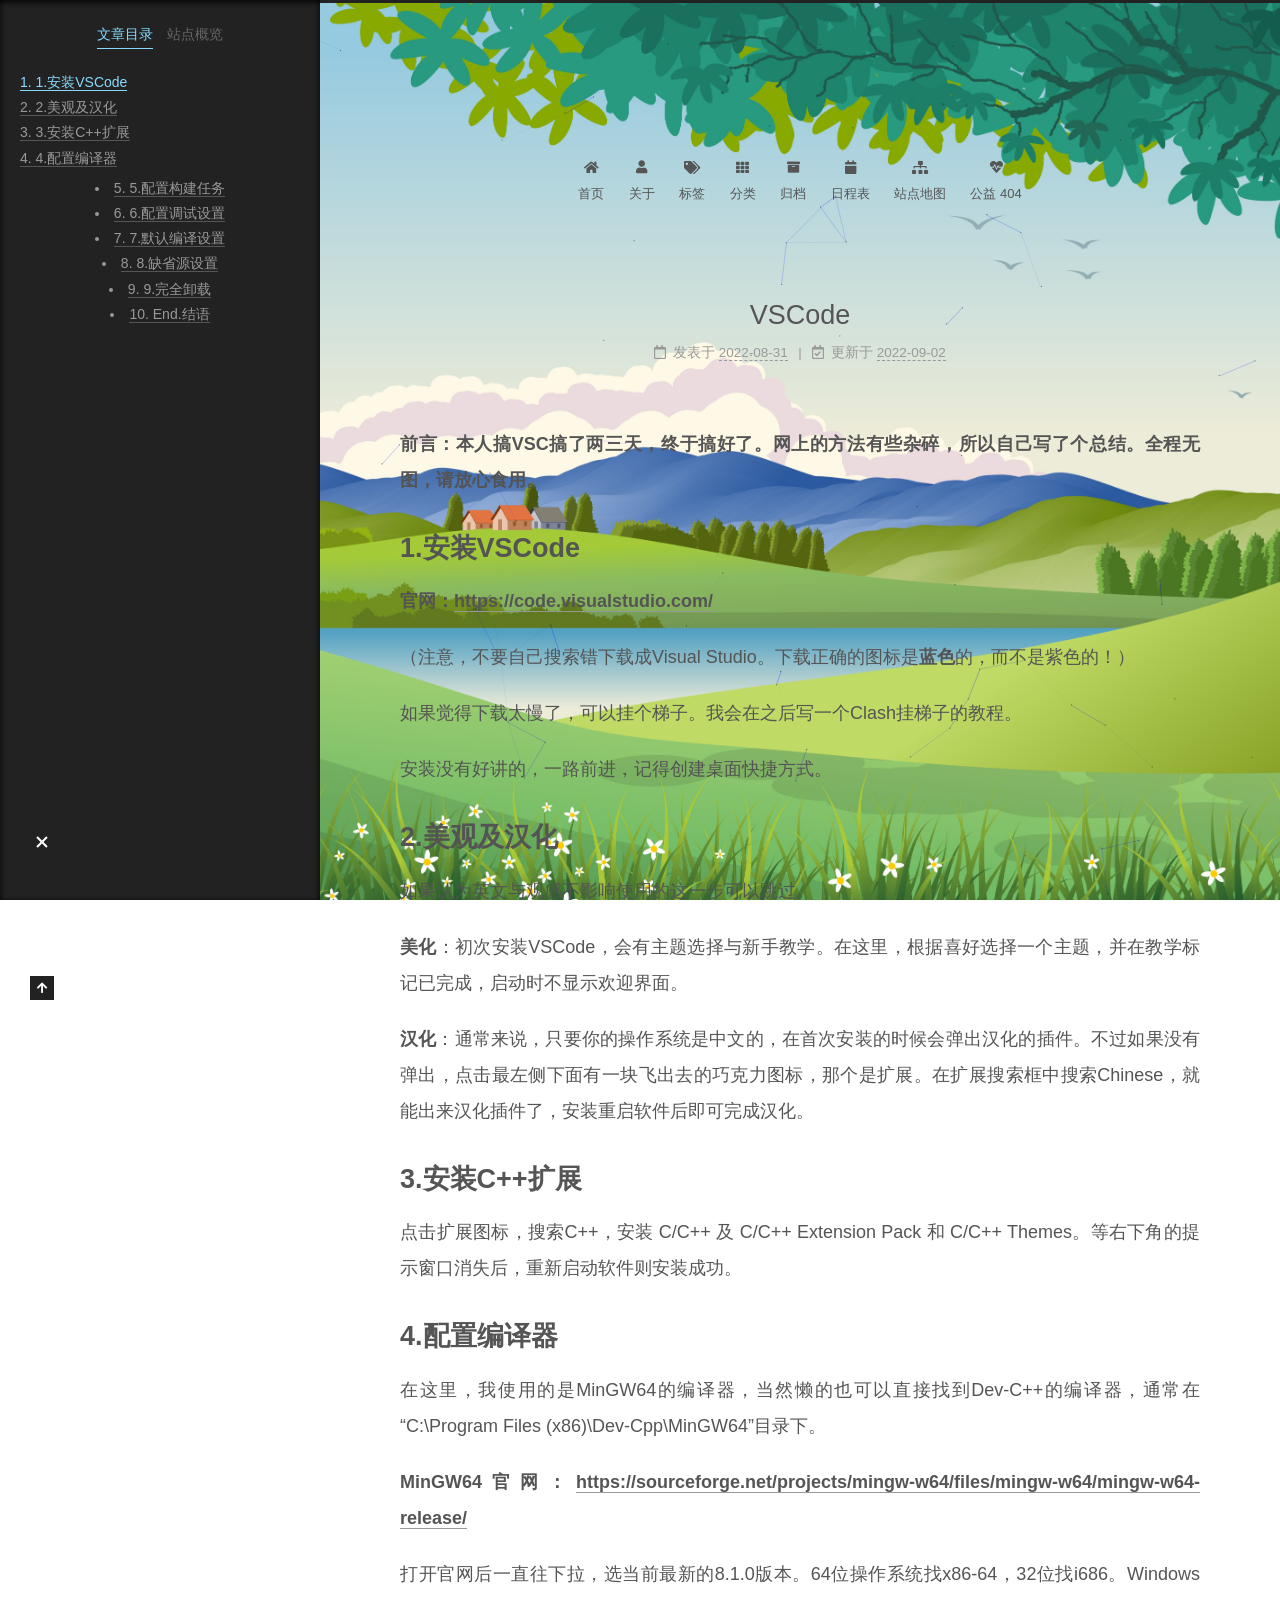
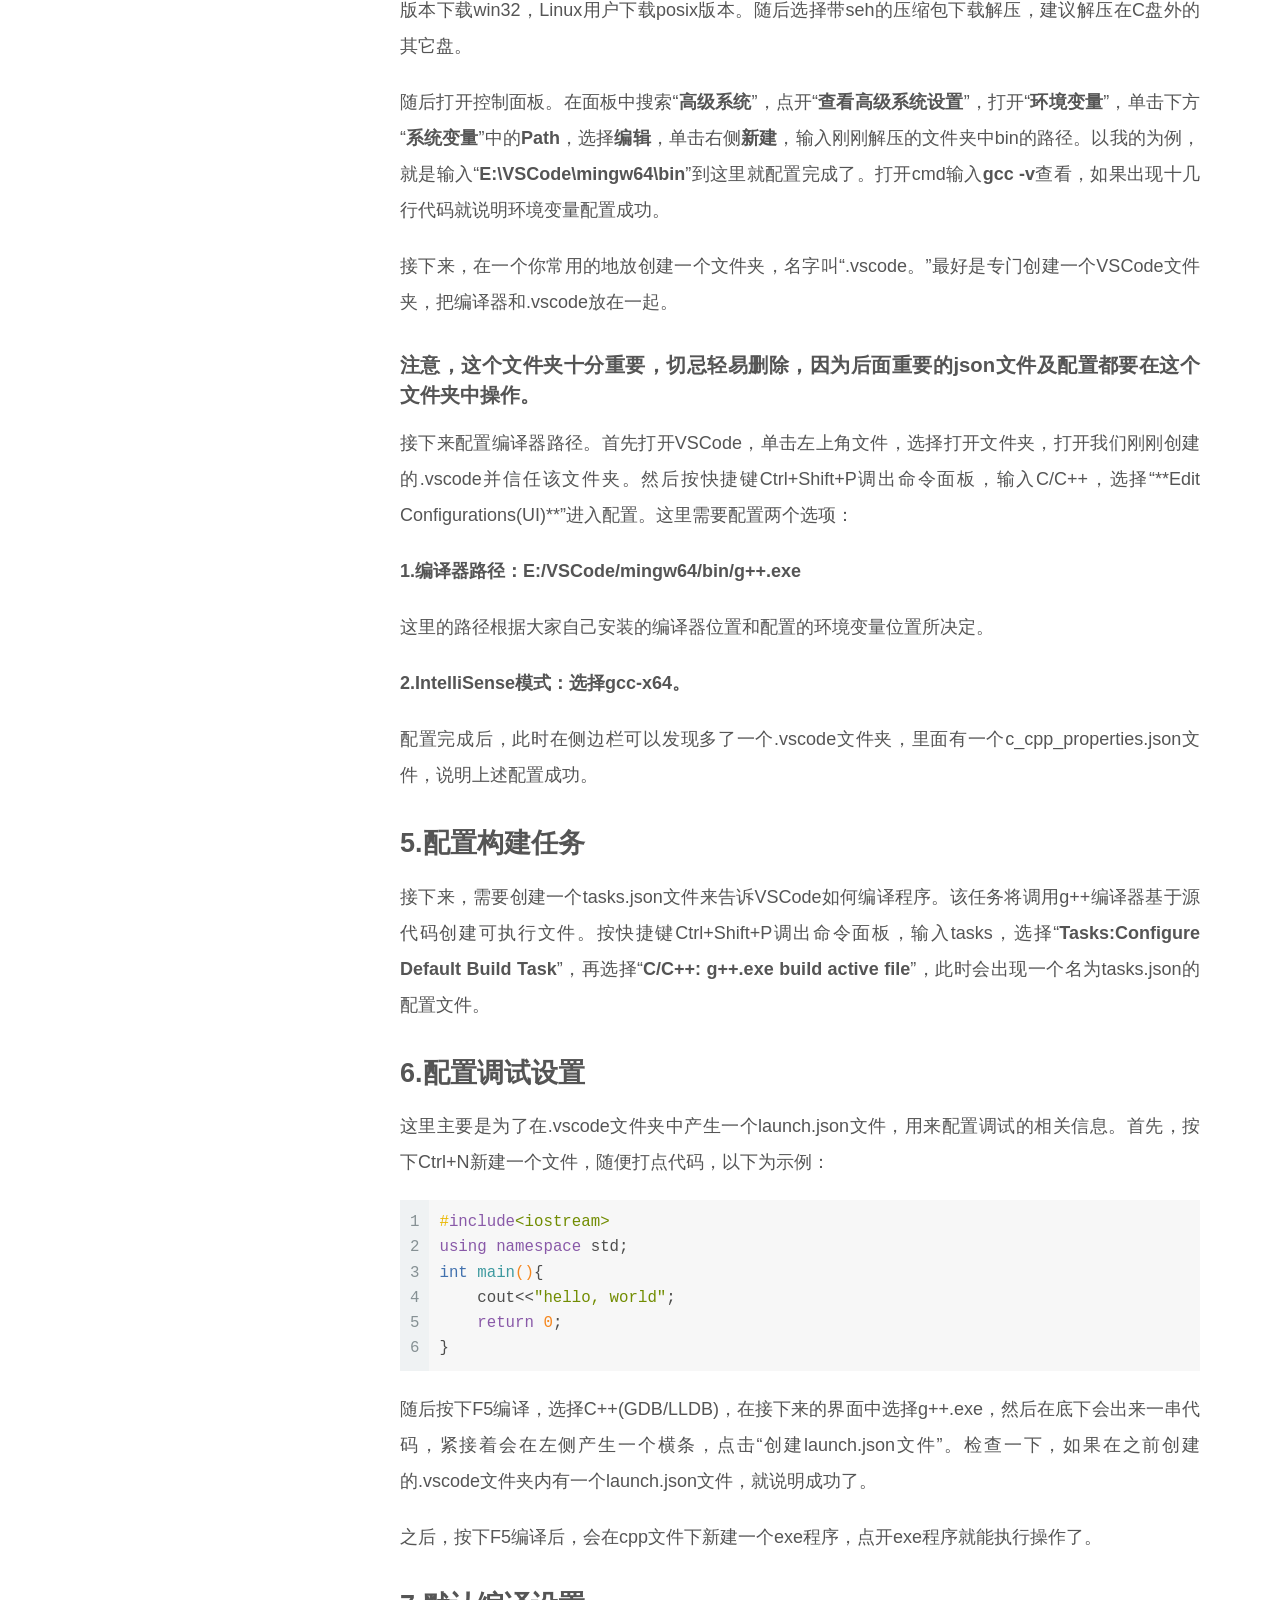
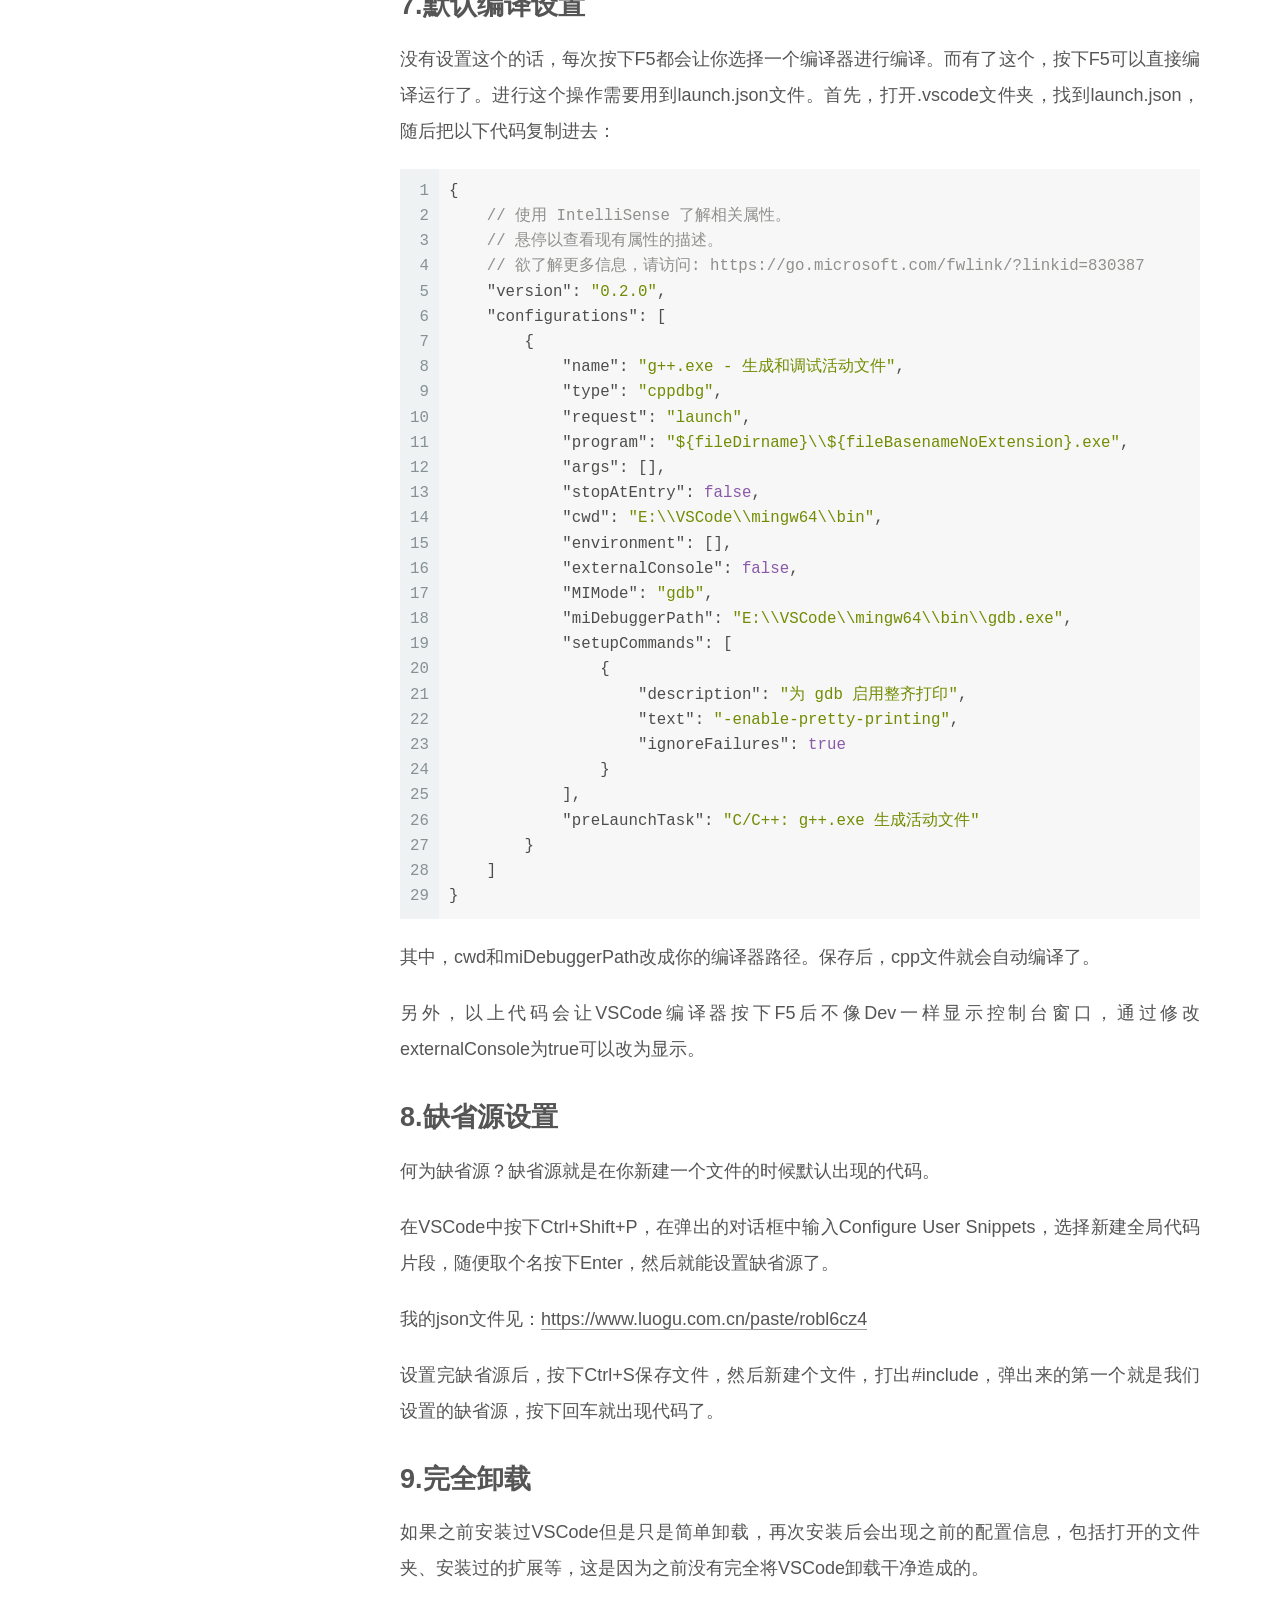
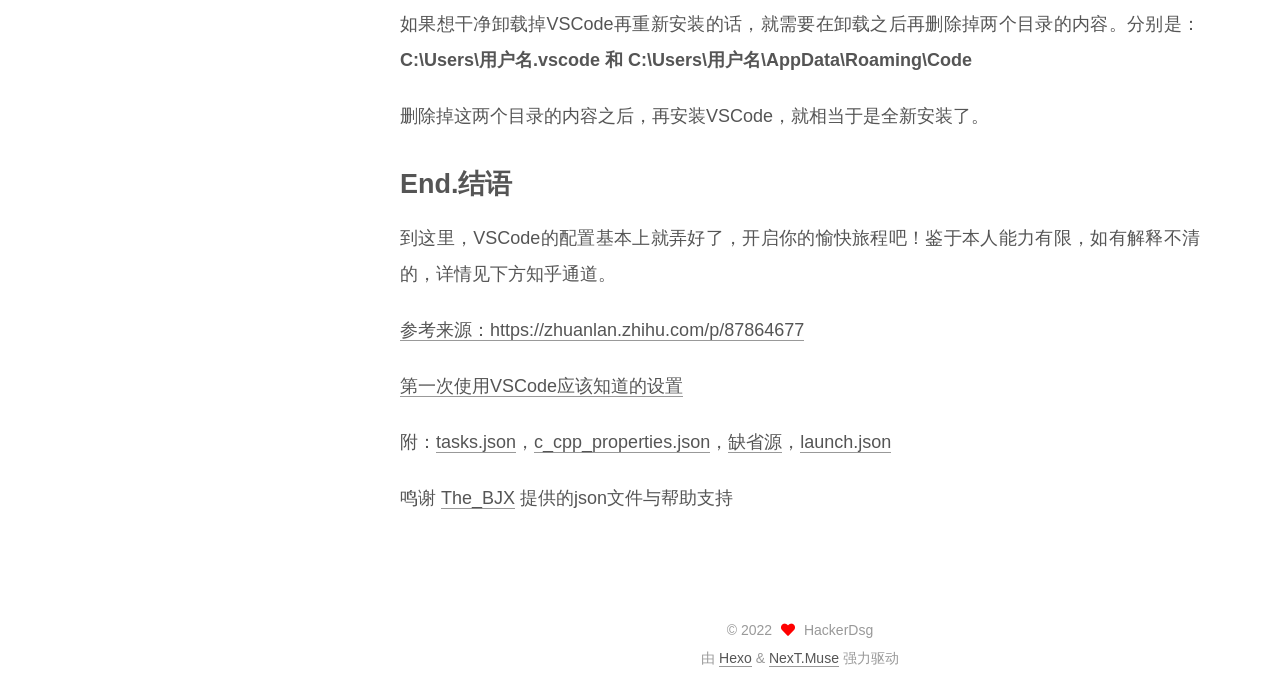
<file: 2022/08/31/VSCode/index.html>
<!DOCTYPE html>
<html lang="zh-CN">
<head>
  <meta charset="UTF-8">
<meta name="viewport" content="width=device-width, initial-scale=1, maximum-scale=2">
<meta name="theme-color" content="#222">
<meta name="generator" content="Hexo 6.2.0">
  <link rel="apple-touch-icon" sizes="180x180" href="/images/apple-touch-icon-next.png">
  <link rel="icon" type="image/png" sizes="32x32" href="/images/favicon-32x32-next.png">
  <link rel="icon" type="image/png" sizes="16x16" href="/images/favicon-16x16-next.png">
  <link rel="mask-icon" href="/images/logo.svg" color="#222">

<link rel="stylesheet" href="/css/main.css">


<link rel="stylesheet" href="/lib/font-awesome/css/all.min.css">

<script id="hexo-configurations">
    var NexT = window.NexT || {};
    var CONFIG = {"hostname":"example.com","root":"/","scheme":"Muse","version":"7.8.0","exturl":false,"sidebar":{"position":"left","display":"post","padding":18,"offset":12,"onmobile":false},"copycode":{"enable":false,"show_result":false,"style":null},"back2top":{"enable":true,"sidebar":false,"scrollpercent":false},"bookmark":{"enable":false,"color":"#222","save":"auto"},"fancybox":false,"mediumzoom":false,"lazyload":false,"pangu":false,"comments":{"style":"tabs","active":null,"storage":true,"lazyload":false,"nav":null},"algolia":{"hits":{"per_page":10},"labels":{"input_placeholder":"Search for Posts","hits_empty":"We didn't find any results for the search: ${query}","hits_stats":"${hits} results found in ${time} ms"}},"localsearch":{"enable":false,"trigger":"auto","top_n_per_article":1,"unescape":false,"preload":false},"motion":{"enable":true,"async":false,"transition":{"post_block":"fadeIn","post_header":"slideDownIn","post_body":"slideDownIn","coll_header":"slideLeftIn","sidebar":"slideUpIn"}}};
  </script>

  <meta name="description" content="前言：本人搞VSC搞了两三天，终于搞好了。网上的方法有些杂碎，所以自己写了个总结。全程无图，请放心食用。 1.安装VSCode官网：https:&#x2F;&#x2F;code.visualstudio.com&#x2F; （注意，不要自己搜索错下载成Visual Studio。下载正确的图标是蓝色的，而不是紫色的！） 如果觉得下载太慢了，可以挂个梯子。我会在之后写一个Clash挂梯子的教程。 安装没有好讲的，一路前进，记得创">
<meta property="og:type" content="article">
<meta property="og:title" content="VSCode">
<meta property="og:url" content="http://example.com/2022/08/31/VSCode/index.html">
<meta property="og:site_name">
<meta property="og:description" content="前言：本人搞VSC搞了两三天，终于搞好了。网上的方法有些杂碎，所以自己写了个总结。全程无图，请放心食用。 1.安装VSCode官网：https:&#x2F;&#x2F;code.visualstudio.com&#x2F; （注意，不要自己搜索错下载成Visual Studio。下载正确的图标是蓝色的，而不是紫色的！） 如果觉得下载太慢了，可以挂个梯子。我会在之后写一个Clash挂梯子的教程。 安装没有好讲的，一路前进，记得创">
<meta property="og:locale" content="zh_CN">
<meta property="article:published_time" content="2022-08-31T05:47:21.000Z">
<meta property="article:modified_time" content="2022-09-02T01:05:08.558Z">
<meta property="article:author" content="HackerDsg">
<meta name="twitter:card" content="summary">

<link rel="canonical" href="http://example.com/2022/08/31/VSCode/">


<script id="page-configurations">
  // https://hexo.io/docs/variables.html
  CONFIG.page = {
    sidebar: "",
    isHome : false,
    isPost : true,
    lang   : 'zh-CN'
  };
</script>

  <title>VSCode | </title>
  






  <noscript>
  <style>
  .use-motion .brand,
  .use-motion .menu-item,
  .sidebar-inner,
  .use-motion .post-block,
  .use-motion .pagination,
  .use-motion .comments,
  .use-motion .post-header,
  .use-motion .post-body,
  .use-motion .collection-header { opacity: initial; }

  .use-motion .site-title,
  .use-motion .site-subtitle {
    opacity: initial;
    top: initial;
  }

  .use-motion .logo-line-before i { left: initial; }
  .use-motion .logo-line-after i { right: initial; }
  </style>
</noscript>

</head>

<body itemscope itemtype="http://schema.org/WebPage">
  <div class="container use-motion">
    <div class="headband"></div>

    <header class="header" itemscope itemtype="http://schema.org/WPHeader">
      <div class="header-inner"><div class="site-brand-container">
  <div class="site-nav-toggle">
    <div class="toggle" aria-label="切换导航栏">
      <span class="toggle-line toggle-line-first"></span>
      <span class="toggle-line toggle-line-middle"></span>
      <span class="toggle-line toggle-line-last"></span>
    </div>
  </div>

  <div class="site-meta">

    <a href="/" class="brand" rel="start">
      <span class="logo-line-before"><i></i></span>
      <h1 class="site-title"></h1>
      <span class="logo-line-after"><i></i></span>
    </a>
  </div>

  <div class="site-nav-right">
    <div class="toggle popup-trigger">
    </div>
  </div>
</div>




<nav class="site-nav">
  <ul id="menu" class="main-menu menu">
        <li class="menu-item menu-item-home">

    <a href="/" rel="section"><i class="fa fa-home fa-fw"></i>首页</a>

  </li>
        <li class="menu-item menu-item-about">

    <a href="/about/" rel="section"><i class="fa fa-user fa-fw"></i>关于</a>

  </li>
        <li class="menu-item menu-item-tags">

    <a href="/tags/" rel="section"><i class="fa fa-tags fa-fw"></i>标签</a>

  </li>
        <li class="menu-item menu-item-categories">

    <a href="/categories/" rel="section"><i class="fa fa-th fa-fw"></i>分类</a>

  </li>
        <li class="menu-item menu-item-archives">

    <a href="/archives/" rel="section"><i class="fa fa-archive fa-fw"></i>归档</a>

  </li>
        <li class="menu-item menu-item-schedule">

    <a href="/schedule/" rel="section"><i class="fa fa-calendar fa-fw"></i>日程表</a>

  </li>
        <li class="menu-item menu-item-sitemap">

    <a href="/sitemap.xml" rel="section"><i class="fa fa-sitemap fa-fw"></i>站点地图</a>

  </li>
        <li class="menu-item menu-item-commonweal">

    <a href="/404/" rel="section"><i class="fa fa-heartbeat fa-fw"></i>公益 404</a>

  </li>
  </ul>
</nav>




</div>
    </header>

    
  <div class="back-to-top">
    <i class="fa fa-arrow-up"></i>
    <span>0%</span>
  </div>


    <main class="main">
      <div class="main-inner">
        <div class="content-wrap">
          

          <div class="content post posts-expand">
            

    
  
  
  <article itemscope itemtype="http://schema.org/Article" class="post-block" lang="zh-CN">
    <link itemprop="mainEntityOfPage" href="http://example.com/2022/08/31/VSCode/">

    <span hidden itemprop="author" itemscope itemtype="http://schema.org/Person">
      <meta itemprop="image" content="/images/avatar.gif">
      <meta itemprop="name" content="HackerDsg">
      <meta itemprop="description" content="I know nothing except the fact of my ignorance.">
    </span>

    <span hidden itemprop="publisher" itemscope itemtype="http://schema.org/Organization">
      <meta itemprop="name" content="">
    </span>
      <header class="post-header">
        <h1 class="post-title" itemprop="name headline">
          VSCode
        </h1>

        <div class="post-meta">
            <span class="post-meta-item">
              <span class="post-meta-item-icon">
                <i class="far fa-calendar"></i>
              </span>
              <span class="post-meta-item-text">发表于</span>

              <time title="创建时间：2022-08-31 13:47:21" itemprop="dateCreated datePublished" datetime="2022-08-31T13:47:21+08:00">2022-08-31</time>
            </span>
              <span class="post-meta-item">
                <span class="post-meta-item-icon">
                  <i class="far fa-calendar-check"></i>
                </span>
                <span class="post-meta-item-text">更新于</span>
                <time title="修改时间：2022-09-02 09:05:08" itemprop="dateModified" datetime="2022-09-02T09:05:08+08:00">2022-09-02</time>
              </span>

          

        </div>
      </header>

    
    
    
    <div class="post-body" itemprop="articleBody">

      
        <p><strong>前言：本人搞VSC搞了两三天，终于搞好了。网上的方法有些杂碎，所以自己写了个总结。全程无图，请放心食用。</strong></p>
<h1 id="1-安装VSCode"><a href="#1-安装VSCode" class="headerlink" title="1.安装VSCode"></a>1.安装VSCode</h1><p><strong>官网：<a target="_blank" rel="noopener" href="https://code.visualstudio.com/">https://code.visualstudio.com/</a></strong></p>
<p>（注意，不要自己搜索错下载成Visual Studio。下载正确的图标是<strong>蓝色</strong>的，而不是紫色的！）</p>
<p>如果觉得下载太慢了，可以挂个梯子。我会在之后写一个Clash挂梯子的教程。</p>
<p>安装没有好讲的，一路前进，记得创建桌面快捷方式。</p>
<h1 id="2-美观及汉化"><a href="#2-美观及汉化" class="headerlink" title="2.美观及汉化"></a>2.美观及汉化</h1><p>如果认为英文与观感不影响使用的这一步可以跳过。</p>
<p><strong>美化</strong>：初次安装VSCode，会有主题选择与新手教学。在这里，根据喜好选择一个主题，并在教学标记已完成，启动时不显示欢迎界面。</p>
<p><strong>汉化</strong>：通常来说，只要你的操作系统是中文的，在首次安装的时候会弹出汉化的插件。不过如果没有弹出，点击最左侧下面有一块飞出去的巧克力图标，那个是扩展。在扩展搜索框中搜索Chinese，就能出来汉化插件了，安装重启软件后即可完成汉化。</p>
<h1 id="3-安装C-扩展"><a href="#3-安装C-扩展" class="headerlink" title="3.安装C++扩展"></a>3.安装C++扩展</h1><p>点击扩展图标，搜索C++，安装 C&#x2F;C++ 及 C&#x2F;C++ Extension Pack 和 C&#x2F;C++ Themes。等右下角的提示窗口消失后，重新启动软件则安装成功。</p>
<h1 id="4-配置编译器"><a href="#4-配置编译器" class="headerlink" title="4.配置编译器"></a>4.配置编译器</h1><p>在这里，我使用的是MinGW64的编译器，当然懒的也可以直接找到Dev-C++的编译器，通常在“C:\Program Files (x86)\Dev-Cpp\MinGW64”目录下。</p>
<p><strong>MinGW64官网：<a target="_blank" rel="noopener" href="https://sourceforge.net/projects/mingw-w64/files/mingw-w64/mingw-w64-release/">https://sourceforge.net/projects/mingw-w64/files/mingw-w64/mingw-w64-release/</a></strong></p>
<p>打开官网后一直往下拉，选当前最新的8.1.0版本。64位操作系统找x86-64，32位找i686。Windows版本下载win32，Linux用户下载posix版本。随后选择带seh的压缩包下载解压，建议解压在C盘外的其它盘。</p>
<p>随后打开控制面板。在面板中搜索“<strong>高级系统</strong>”，点开“<strong>查看高级系统设置</strong>”，打开“<strong>环境变量</strong>”，单击下方“<strong>系统变量</strong>”中的<strong>Path</strong>，选择<strong>编辑</strong>，单击右侧<strong>新建</strong>，输入刚刚解压的文件夹中bin的路径。以我的为例，就是输入“<strong>E:\VSCode\mingw64\bin</strong>”到这里就配置完成了。打开cmd输入<strong>gcc -v</strong>查看，如果出现十几行代码就说明环境变量配置成功。</p>
<p>接下来，在一个你常用的地放创建一个文件夹，名字叫“.vscode。”最好是专门创建一个VSCode文件夹，把编译器和.vscode放在一起。 </p>
<h4 id="注意，这个文件夹十分重要，切忌轻易删除，因为后面重要的json文件及配置都要在这个文件夹中操作。"><a href="#注意，这个文件夹十分重要，切忌轻易删除，因为后面重要的json文件及配置都要在这个文件夹中操作。" class="headerlink" title="注意，这个文件夹十分重要，切忌轻易删除，因为后面重要的json文件及配置都要在这个文件夹中操作。"></a>注意，这个文件夹十分重要，切忌轻易删除，因为后面重要的json文件及配置都要在这个文件夹中操作。</h4><p>接下来配置编译器路径。首先打开VSCode，单击左上角文件，选择打开文件夹，打开我们刚刚创建的.vscode并信任该文件夹。然后按快捷键Ctrl+Shift+P调出命令面板，输入C&#x2F;C++，选择“**Edit Configurations(UI)**”进入配置。这里需要配置两个选项：</p>
<p><strong>1.编译器路径：E:&#x2F;VSCode&#x2F;mingw64&#x2F;bin&#x2F;g++.exe</strong></p>
<p>这里的路径根据大家自己安装的编译器位置和配置的环境变量位置所决定。</p>
<p><strong>2.IntelliSense模式：选择gcc-x64。</strong></p>
<p>配置完成后，此时在侧边栏可以发现多了一个.vscode文件夹，里面有一个c_cpp_properties.json文件，说明上述配置成功。</p>
<h1 id="5-配置构建任务"><a href="#5-配置构建任务" class="headerlink" title="5.配置构建任务"></a>5.配置构建任务</h1><p>接下来，需要创建一个tasks.json文件来告诉VSCode如何编译程序。该任务将调用g++编译器基于源代码创建可执行文件。按快捷键Ctrl+Shift+P调出命令面板，输入tasks，选择“<strong>Tasks:Configure Default Build Task</strong>”，再选择“<strong>C&#x2F;C++: g++.exe build active file</strong>”，此时会出现一个名为tasks.json的配置文件。</p>
<h1 id="6-配置调试设置"><a href="#6-配置调试设置" class="headerlink" title="6.配置调试设置"></a>6.配置调试设置</h1><p>这里主要是为了在.vscode文件夹中产生一个launch.json文件，用来配置调试的相关信息。首先，按下Ctrl+N新建一个文件，随便打点代码，以下为示例：</p>
<figure class="highlight cpp"><table><tr><td class="gutter"><pre><span class="line">1</span><br><span class="line">2</span><br><span class="line">3</span><br><span class="line">4</span><br><span class="line">5</span><br><span class="line">6</span><br></pre></td><td class="code"><pre><span class="line"><span class="meta">#<span class="keyword">include</span><span class="string">&lt;iostream&gt;</span></span></span><br><span class="line"><span class="keyword">using</span> <span class="keyword">namespace</span> std;</span><br><span class="line"><span class="function"><span class="type">int</span> <span class="title">main</span><span class="params">()</span></span>&#123;</span><br><span class="line">    cout&lt;&lt;<span class="string">&quot;hello, world&quot;</span>;</span><br><span class="line">    <span class="keyword">return</span> <span class="number">0</span>;</span><br><span class="line">&#125;</span><br></pre></td></tr></table></figure>
<p>随后按下F5编译，选择C++(GDB&#x2F;LLDB)，在接下来的界面中选择g++.exe，然后在底下会出来一串代码，紧接着会在左侧产生一个横条，点击“创建launch.json文件”。检查一下，如果在之前创建的.vscode文件夹内有一个launch.json文件，就说明成功了。</p>
<p>之后，按下F5编译后，会在cpp文件下新建一个exe程序，点开exe程序就能执行操作了。</p>
<h1 id="7-默认编译设置"><a href="#7-默认编译设置" class="headerlink" title="7.默认编译设置"></a>7.默认编译设置</h1><p>没有设置这个的话，每次按下F5都会让你选择一个编译器进行编译。而有了这个，按下F5可以直接编译运行了。进行这个操作需要用到launch.json文件。首先，打开.vscode文件夹，找到launch.json，随后把以下代码复制进去：</p>
<figure class="highlight json"><table><tr><td class="gutter"><pre><span class="line">1</span><br><span class="line">2</span><br><span class="line">3</span><br><span class="line">4</span><br><span class="line">5</span><br><span class="line">6</span><br><span class="line">7</span><br><span class="line">8</span><br><span class="line">9</span><br><span class="line">10</span><br><span class="line">11</span><br><span class="line">12</span><br><span class="line">13</span><br><span class="line">14</span><br><span class="line">15</span><br><span class="line">16</span><br><span class="line">17</span><br><span class="line">18</span><br><span class="line">19</span><br><span class="line">20</span><br><span class="line">21</span><br><span class="line">22</span><br><span class="line">23</span><br><span class="line">24</span><br><span class="line">25</span><br><span class="line">26</span><br><span class="line">27</span><br><span class="line">28</span><br><span class="line">29</span><br></pre></td><td class="code"><pre><span class="line"><span class="punctuation">&#123;</span></span><br><span class="line">    <span class="comment">// 使用 IntelliSense 了解相关属性。 </span></span><br><span class="line">    <span class="comment">// 悬停以查看现有属性的描述。</span></span><br><span class="line">    <span class="comment">// 欲了解更多信息，请访问: https://go.microsoft.com/fwlink/?linkid=830387</span></span><br><span class="line">    <span class="attr">&quot;version&quot;</span><span class="punctuation">:</span> <span class="string">&quot;0.2.0&quot;</span><span class="punctuation">,</span></span><br><span class="line">    <span class="attr">&quot;configurations&quot;</span><span class="punctuation">:</span> <span class="punctuation">[</span></span><br><span class="line">        <span class="punctuation">&#123;</span></span><br><span class="line">            <span class="attr">&quot;name&quot;</span><span class="punctuation">:</span> <span class="string">&quot;g++.exe - 生成和调试活动文件&quot;</span><span class="punctuation">,</span></span><br><span class="line">            <span class="attr">&quot;type&quot;</span><span class="punctuation">:</span> <span class="string">&quot;cppdbg&quot;</span><span class="punctuation">,</span></span><br><span class="line">            <span class="attr">&quot;request&quot;</span><span class="punctuation">:</span> <span class="string">&quot;launch&quot;</span><span class="punctuation">,</span></span><br><span class="line">            <span class="attr">&quot;program&quot;</span><span class="punctuation">:</span> <span class="string">&quot;$&#123;fileDirname&#125;\\$&#123;fileBasenameNoExtension&#125;.exe&quot;</span><span class="punctuation">,</span></span><br><span class="line">            <span class="attr">&quot;args&quot;</span><span class="punctuation">:</span> <span class="punctuation">[</span><span class="punctuation">]</span><span class="punctuation">,</span></span><br><span class="line">            <span class="attr">&quot;stopAtEntry&quot;</span><span class="punctuation">:</span> <span class="literal"><span class="keyword">false</span></span><span class="punctuation">,</span></span><br><span class="line">            <span class="attr">&quot;cwd&quot;</span><span class="punctuation">:</span> <span class="string">&quot;E:\\VSCode\\mingw64\\bin&quot;</span><span class="punctuation">,</span></span><br><span class="line">            <span class="attr">&quot;environment&quot;</span><span class="punctuation">:</span> <span class="punctuation">[</span><span class="punctuation">]</span><span class="punctuation">,</span></span><br><span class="line">            <span class="attr">&quot;externalConsole&quot;</span><span class="punctuation">:</span> <span class="literal"><span class="keyword">false</span></span><span class="punctuation">,</span></span><br><span class="line">            <span class="attr">&quot;MIMode&quot;</span><span class="punctuation">:</span> <span class="string">&quot;gdb&quot;</span><span class="punctuation">,</span></span><br><span class="line">            <span class="attr">&quot;miDebuggerPath&quot;</span><span class="punctuation">:</span> <span class="string">&quot;E:\\VSCode\\mingw64\\bin\\gdb.exe&quot;</span><span class="punctuation">,</span></span><br><span class="line">            <span class="attr">&quot;setupCommands&quot;</span><span class="punctuation">:</span> <span class="punctuation">[</span></span><br><span class="line">                <span class="punctuation">&#123;</span></span><br><span class="line">                    <span class="attr">&quot;description&quot;</span><span class="punctuation">:</span> <span class="string">&quot;为 gdb 启用整齐打印&quot;</span><span class="punctuation">,</span></span><br><span class="line">                    <span class="attr">&quot;text&quot;</span><span class="punctuation">:</span> <span class="string">&quot;-enable-pretty-printing&quot;</span><span class="punctuation">,</span></span><br><span class="line">                    <span class="attr">&quot;ignoreFailures&quot;</span><span class="punctuation">:</span> <span class="literal"><span class="keyword">true</span></span></span><br><span class="line">                <span class="punctuation">&#125;</span></span><br><span class="line">            <span class="punctuation">]</span><span class="punctuation">,</span></span><br><span class="line">            <span class="attr">&quot;preLaunchTask&quot;</span><span class="punctuation">:</span> <span class="string">&quot;C/C++: g++.exe 生成活动文件&quot;</span></span><br><span class="line">        <span class="punctuation">&#125;</span></span><br><span class="line">    <span class="punctuation">]</span></span><br><span class="line"><span class="punctuation">&#125;</span></span><br></pre></td></tr></table></figure>
<p>其中，cwd和miDebuggerPath改成你的编译器路径。保存后，cpp文件就会自动编译了。</p>
<p>另外，以上代码会让VSCode编译器按下F5后不像Dev一样显示控制台窗口，通过修改externalConsole为true可以改为显示。</p>
<h1 id="8-缺省源设置"><a href="#8-缺省源设置" class="headerlink" title="8.缺省源设置"></a>8.缺省源设置</h1><p>何为缺省源？缺省源就是在你新建一个文件的时候默认出现的代码。</p>
<p>在VSCode中按下Ctrl+Shift+P，在弹出的对话框中输入Configure User Snippets，选择新建全局代码片段，随便取个名按下Enter，然后就能设置缺省源了。</p>
<p>我的json文件见：<a target="_blank" rel="noopener" href="https://www.luogu.com.cn/paste/robl6cz4">https://www.luogu.com.cn/paste/robl6cz4</a></p>
<p>设置完缺省源后，按下Ctrl+S保存文件，然后新建个文件，打出#include，弹出来的第一个就是我们设置的缺省源，按下回车就出现代码了。</p>
<h1 id="9-完全卸载"><a href="#9-完全卸载" class="headerlink" title="9.完全卸载"></a>9.完全卸载</h1><p>如果之前安装过VSCode但是只是简单卸载，再次安装后会出现之前的配置信息，包括打开的文件夹、安装过的扩展等，这是因为之前没有完全将VSCode卸载干净造成的。</p>
<p>如果想干净卸载掉VSCode再重新安装的话，就需要在卸载之后再删除掉两个目录的内容。分别是：<strong>C:\Users\用户名.vscode 和 C:\Users\用户名\AppData\Roaming\Code</strong></p>
<p>删除掉这两个目录的内容之后，再安装VSCode，就相当于是全新安装了。</p>
<h1 id="End-结语"><a href="#End-结语" class="headerlink" title="End.结语"></a>End.结语</h1><p>到这里，VSCode的配置基本上就弄好了，开启你的愉快旅程吧！鉴于本人能力有限，如有解释不清的，详情见下方知乎通道。</p>
<p><a target="_blank" rel="noopener" href="https://zhuanlan.zhihu.com/p/87864677">参考来源：https://zhuanlan.zhihu.com/p/87864677</a></p>
<p><a target="_blank" rel="noopener" href="https://zhuanlan.zhihu.com/p/62913725">第一次使用VSCode应该知道的设置</a></p>
<p>附：<a target="_blank" rel="noopener" href="https://www.luogu.com.cn/paste/nqq35kic">tasks.json</a>，<a target="_blank" rel="noopener" href="https://www.luogu.com.cn/paste/zron54pi">c_cpp_properties.json</a>，<a target="_blank" rel="noopener" href="https://www.luogu.com.cn/paste/robl6cz4">缺省源</a>，<a target="_blank" rel="noopener" href="https://www.luogu.com.cn/paste/aal9qmc2">launch.json</a></p>
<p>鸣谢 <a target="_blank" rel="noopener" href="https://www.luogu.com.cn/user/364027">The_BJX</a> 提供的json文件与帮助支持</p>

    </div>

    
    
    

      <footer class="post-footer">

        


        
      </footer>
    
  </article>
  
  
  



          </div>
          

<script>
  window.addEventListener('tabs:register', () => {
    let { activeClass } = CONFIG.comments;
    if (CONFIG.comments.storage) {
      activeClass = localStorage.getItem('comments_active') || activeClass;
    }
    if (activeClass) {
      let activeTab = document.querySelector(`a[href="#comment-${activeClass}"]`);
      if (activeTab) {
        activeTab.click();
      }
    }
  });
  if (CONFIG.comments.storage) {
    window.addEventListener('tabs:click', event => {
      if (!event.target.matches('.tabs-comment .tab-content .tab-pane')) return;
      let commentClass = event.target.classList[1];
      localStorage.setItem('comments_active', commentClass);
    });
  }
</script>

        </div>
          
  
  <div class="toggle sidebar-toggle">
    <span class="toggle-line toggle-line-first"></span>
    <span class="toggle-line toggle-line-middle"></span>
    <span class="toggle-line toggle-line-last"></span>
  </div>

  <aside class="sidebar">
    <div class="sidebar-inner">

      <ul class="sidebar-nav motion-element">
        <li class="sidebar-nav-toc">
          文章目录
        </li>
        <li class="sidebar-nav-overview">
          站点概览
        </li>
      </ul>

      <!--noindex-->
      <div class="post-toc-wrap sidebar-panel">
          <div class="post-toc motion-element"><ol class="nav"><li class="nav-item nav-level-1"><a class="nav-link" href="#1-%E5%AE%89%E8%A3%85VSCode"><span class="nav-number">1.</span> <span class="nav-text">1.安装VSCode</span></a></li><li class="nav-item nav-level-1"><a class="nav-link" href="#2-%E7%BE%8E%E8%A7%82%E5%8F%8A%E6%B1%89%E5%8C%96"><span class="nav-number">2.</span> <span class="nav-text">2.美观及汉化</span></a></li><li class="nav-item nav-level-1"><a class="nav-link" href="#3-%E5%AE%89%E8%A3%85C-%E6%89%A9%E5%B1%95"><span class="nav-number">3.</span> <span class="nav-text">3.安装C++扩展</span></a></li><li class="nav-item nav-level-1"><a class="nav-link" href="#4-%E9%85%8D%E7%BD%AE%E7%BC%96%E8%AF%91%E5%99%A8"><span class="nav-number">4.</span> <span class="nav-text">4.配置编译器</span></a><ol class="nav-child"><li class="nav-item nav-level-4"><a class="nav-link" href="#%E6%B3%A8%E6%84%8F%EF%BC%8C%E8%BF%99%E4%B8%AA%E6%96%87%E4%BB%B6%E5%A4%B9%E5%8D%81%E5%88%86%E9%87%8D%E8%A6%81%EF%BC%8C%E5%88%87%E5%BF%8C%E8%BD%BB%E6%98%93%E5%88%A0%E9%99%A4%EF%BC%8C%E5%9B%A0%E4%B8%BA%E5%90%8E%E9%9D%A2%E9%87%8D%E8%A6%81%E7%9A%84json%E6%96%87%E4%BB%B6%E5%8F%8A%E9%85%8D%E7%BD%AE%E9%83%BD%E8%A6%81%E5%9C%A8%E8%BF%99%E4%B8%AA%E6%96%87%E4%BB%B6%E5%A4%B9%E4%B8%AD%E6%93%8D%E4%BD%9C%E3%80%82"><span class="nav-number">4.0.0.1.</span> <span class="nav-text">注意，这个文件夹十分重要，切忌轻易删除，因为后面重要的json文件及配置都要在这个文件夹中操作。</span></a></li></ol></li></ol></li></ol></li><li class="nav-item nav-level-1"><a class="nav-link" href="#5-%E9%85%8D%E7%BD%AE%E6%9E%84%E5%BB%BA%E4%BB%BB%E5%8A%A1"><span class="nav-number">5.</span> <span class="nav-text">5.配置构建任务</span></a></li><li class="nav-item nav-level-1"><a class="nav-link" href="#6-%E9%85%8D%E7%BD%AE%E8%B0%83%E8%AF%95%E8%AE%BE%E7%BD%AE"><span class="nav-number">6.</span> <span class="nav-text">6.配置调试设置</span></a></li><li class="nav-item nav-level-1"><a class="nav-link" href="#7-%E9%BB%98%E8%AE%A4%E7%BC%96%E8%AF%91%E8%AE%BE%E7%BD%AE"><span class="nav-number">7.</span> <span class="nav-text">7.默认编译设置</span></a></li><li class="nav-item nav-level-1"><a class="nav-link" href="#8-%E7%BC%BA%E7%9C%81%E6%BA%90%E8%AE%BE%E7%BD%AE"><span class="nav-number">8.</span> <span class="nav-text">8.缺省源设置</span></a></li><li class="nav-item nav-level-1"><a class="nav-link" href="#9-%E5%AE%8C%E5%85%A8%E5%8D%B8%E8%BD%BD"><span class="nav-number">9.</span> <span class="nav-text">9.完全卸载</span></a></li><li class="nav-item nav-level-1"><a class="nav-link" href="#End-%E7%BB%93%E8%AF%AD"><span class="nav-number">10.</span> <span class="nav-text">End.结语</span></a></li></ol></div>
      </div>
      <!--/noindex-->

      <div class="site-overview-wrap sidebar-panel">
        <div class="site-author motion-element" itemprop="author" itemscope itemtype="http://schema.org/Person">
  <p class="site-author-name" itemprop="name">HackerDsg</p>
  <div class="site-description" itemprop="description">I know nothing except the fact of my ignorance.</div>
</div>
<div class="site-state-wrap motion-element">
  <nav class="site-state">
      <div class="site-state-item site-state-posts">
          <a href="/archives/">
        
          <span class="site-state-item-count">1</span>
          <span class="site-state-item-name">日志</span>
        </a>
      </div>
  </nav>
</div>



      </div>

    </div>
  </aside>
  <div id="sidebar-dimmer"></div>


      </div>
    </main>

    <footer class="footer">
      <div class="footer-inner">
        

        

<div class="copyright">
  
  &copy; 
  <span itemprop="copyrightYear">2022</span>
  <span class="with-love">
    <i class="fa fa-heart"></i>
  </span>
  <span class="author" itemprop="copyrightHolder">HackerDsg</span>
</div>
  <div class="powered-by">由 <a href="https://hexo.io/" class="theme-link" rel="noopener" target="_blank">Hexo</a> & <a href="https://muse.theme-next.org/" class="theme-link" rel="noopener" target="_blank">NexT.Muse</a> 强力驱动
  </div>

        








      </div>
    </footer>
  </div>

  
  
  <script color='0,0,255' opacity='0.5' zIndex='-1' count='99' src="/lib/canvas-nest/canvas-nest.min.js"></script>
  <script src="/lib/anime.min.js"></script>
  <script src="/lib/velocity/velocity.min.js"></script>
  <script src="/lib/velocity/velocity.ui.min.js"></script>

<script src="/js/utils.js"></script>

<script src="/js/motion.js"></script>


<script src="/js/schemes/muse.js"></script>


<script src="/js/next-boot.js"></script>




  















  

  

</body>
</html>
</file>
<file: css/main.css>
:root {
  --body-bg-color: #fff;
  --content-bg-color: #fff;
  --card-bg-color: #f5f5f5;
  --text-color: #555;
  --blockquote-color: #666;
  --link-color: #555;
  --link-hover-color: #222;
  --brand-color: #fff;
  --brand-hover-color: #fff;
  --table-row-odd-bg-color: #f9f9f9;
  --table-row-hover-bg-color: #f5f5f5;
  --menu-item-bg-color: #f5f5f5;
  --btn-default-bg: #222;
  --btn-default-color: #fff;
  --btn-default-border-color: #222;
  --btn-default-hover-bg: #fff;
  --btn-default-hover-color: #222;
  --btn-default-hover-border-color: #222;
}
@media (prefers-color-scheme: dark) {
  :root {
    --body-bg-color: #282828;
    --content-bg-color: #333;
    --card-bg-color: #555;
    --text-color: #ccc;
    --blockquote-color: #bbb;
    --link-color: #ccc;
    --link-hover-color: #eee;
    --brand-color: #ddd;
    --brand-hover-color: #ddd;
    --table-row-odd-bg-color: #282828;
    --table-row-hover-bg-color: #363636;
    --menu-item-bg-color: #555;
    --btn-default-bg: #222;
    --btn-default-color: #ccc;
    --btn-default-border-color: #555;
    --btn-default-hover-bg: #666;
    --btn-default-hover-color: #ccc;
    --btn-default-hover-border-color: #666;
  }
  img {
    opacity: 0.75;
  }
  img:hover {
    opacity: 0.9;
  }
}
html {
  line-height: 1.15; /* 1 */
  -webkit-text-size-adjust: 100%; /* 2 */
}
body {
  margin: 0;
}
main {
  display: block;
}
h1 {
  font-size: 2em;
  margin: 0.67em 0;
}
hr {
  box-sizing: content-box; /* 1 */
  height: 0; /* 1 */
  overflow: visible; /* 2 */
}
pre {
  font-family: monospace, monospace; /* 1 */
  font-size: 1em; /* 2 */
}
a {
  background: transparent;
}
abbr[title] {
  border-bottom: none; /* 1 */
  text-decoration: underline; /* 2 */
  text-decoration: underline dotted; /* 2 */
}
b,
strong {
  font-weight: bolder;
}
code,
kbd,
samp {
  font-family: monospace, monospace; /* 1 */
  font-size: 1em; /* 2 */
}
small {
  font-size: 80%;
}
sub,
sup {
  font-size: 75%;
  line-height: 0;
  position: relative;
  vertical-align: baseline;
}
sub {
  bottom: -0.25em;
}
sup {
  top: -0.5em;
}
img {
  border-style: none;
}
button,
input,
optgroup,
select,
textarea {
  font-family: inherit; /* 1 */
  font-size: 100%; /* 1 */
  line-height: 1.15; /* 1 */
  margin: 0; /* 2 */
}
button,
input {
/* 1 */
  overflow: visible;
}
button,
select {
/* 1 */
  text-transform: none;
}
button,
[type='button'],
[type='reset'],
[type='submit'] {
  -webkit-appearance: button;
}
button::-moz-focus-inner,
[type='button']::-moz-focus-inner,
[type='reset']::-moz-focus-inner,
[type='submit']::-moz-focus-inner {
  border-style: none;
  padding: 0;
}
button:-moz-focusring,
[type='button']:-moz-focusring,
[type='reset']:-moz-focusring,
[type='submit']:-moz-focusring {
  outline: 1px dotted ButtonText;
}
fieldset {
  padding: 0.35em 0.75em 0.625em;
}
legend {
  box-sizing: border-box; /* 1 */
  color: inherit; /* 2 */
  display: table; /* 1 */
  max-width: 100%; /* 1 */
  padding: 0; /* 3 */
  white-space: normal; /* 1 */
}
progress {
  vertical-align: baseline;
}
textarea {
  overflow: auto;
}
[type='checkbox'],
[type='radio'] {
  box-sizing: border-box; /* 1 */
  padding: 0; /* 2 */
}
[type='number']::-webkit-inner-spin-button,
[type='number']::-webkit-outer-spin-button {
  height: auto;
}
[type='search'] {
  outline-offset: -2px; /* 2 */
  -webkit-appearance: textfield; /* 1 */
}
[type='search']::-webkit-search-decoration {
  -webkit-appearance: none;
}
::-webkit-file-upload-button {
  font: inherit; /* 2 */
  -webkit-appearance: button; /* 1 */
}
details {
  display: block;
}
summary {
  display: list-item;
}
template {
  display: none;
}
[hidden] {
  display: none;
}
::selection {
  background: #262a30;
  color: #eee;
}
html,
body {
  height: 100%;
}
body {
  background: var(--body-bg-color);
  color: var(--text-color);
  font-family: 'Lato', "PingFang SC", "Microsoft YaHei", sans-serif;
  font-size: 1em;
  line-height: 2;
}
@media (max-width: 991px) {
  body {
    padding-left: 0 !important;
    padding-right: 0 !important;
  }
}
h1,
h2,
h3,
h4,
h5,
h6 {
  font-family: 'Lato', "PingFang SC", "Microsoft YaHei", sans-serif;
  font-weight: bold;
  line-height: 1.5;
  margin: 20px 0 15px;
}
h1 {
  font-size: 1.5em;
}
h2 {
  font-size: 1.375em;
}
h3 {
  font-size: 1.25em;
}
h4 {
  font-size: 1.125em;
}
h5 {
  font-size: 1em;
}
h6 {
  font-size: 0.875em;
}
p {
  margin: 0 0 20px 0;
}
a,
span.exturl {
  border-bottom: 1px solid #999;
  color: var(--link-color);
  outline: 0;
  text-decoration: none;
  overflow-wrap: break-word;
  word-wrap: break-word;
  cursor: pointer;
}
a:hover,
span.exturl:hover {
  border-bottom-color: var(--link-hover-color);
  color: var(--link-hover-color);
}
iframe,
img,
video {
  display: block;
  margin-left: auto;
  margin-right: auto;
  max-width: 100%;
}
hr {
  background-image: repeating-linear-gradient(-45deg, #ddd, #ddd 4px, transparent 4px, transparent 8px);
  border: 0;
  height: 3px;
  margin: 40px 0;
}
blockquote {
  border-left: 4px solid #ddd;
  color: var(--blockquote-color);
  margin: 0;
  padding: 0 15px;
}
blockquote cite::before {
  content: '-';
  padding: 0 5px;
}
dt {
  font-weight: bold;
}
dd {
  margin: 0;
  padding: 0;
}
kbd {
  background-color: #f5f5f5;
  background-image: linear-gradient(#eee, #fff, #eee);
  border: 1px solid #ccc;
  border-radius: 0.2em;
  box-shadow: 0.1em 0.1em 0.2em rgba(0,0,0,0.1);
  color: #555;
  font-family: inherit;
  padding: 0.1em 0.3em;
  white-space: nowrap;
}
.table-container {
  overflow: auto;
}
table {
  border-collapse: collapse;
  border-spacing: 0;
  font-size: 0.875em;
  margin: 0 0 20px 0;
  width: 100%;
}
tbody tr:nth-of-type(odd) {
  background: var(--table-row-odd-bg-color);
}
tbody tr:hover {
  background: var(--table-row-hover-bg-color);
}
caption,
th,
td {
  font-weight: normal;
  padding: 8px;
  vertical-align: middle;
}
th,
td {
  border: 1px solid #ddd;
  border-bottom: 3px solid #ddd;
}
th {
  font-weight: 700;
  padding-bottom: 10px;
}
td {
  border-bottom-width: 1px;
}
.btn {
  background: var(--btn-default-bg);
  border: 2px solid var(--btn-default-border-color);
  border-radius: 0;
  color: var(--btn-default-color);
  display: inline-block;
  font-size: 0.875em;
  line-height: 2;
  padding: 0 20px;
  text-decoration: none;
  transition-property: background-color;
  transition-delay: 0s;
  transition-duration: 0.2s;
  transition-timing-function: ease-in-out;
}
.btn:hover {
  background: var(--btn-default-hover-bg);
  border-color: var(--btn-default-hover-border-color);
  color: var(--btn-default-hover-color);
}
.btn + .btn {
  margin: 0 0 8px 8px;
}
.btn .fa-fw {
  text-align: left;
  width: 1.285714285714286em;
}
.toggle {
  line-height: 0;
}
.toggle .toggle-line {
  background: #fff;
  display: inline-block;
  height: 2px;
  left: 0;
  position: relative;
  top: 0;
  transition: all 0.4s;
  vertical-align: top;
  width: 100%;
}
.toggle .toggle-line:not(:first-child) {
  margin-top: 3px;
}
.toggle.toggle-arrow .toggle-line-first {
  left: 50%;
  top: 2px;
  transform: rotate(45deg);
  width: 50%;
}
.toggle.toggle-arrow .toggle-line-middle {
  left: 2px;
  width: 90%;
}
.toggle.toggle-arrow .toggle-line-last {
  left: 50%;
  top: -2px;
  transform: rotate(-45deg);
  width: 50%;
}
.toggle.toggle-close .toggle-line-first {
  transform: rotate(-45deg);
  top: 5px;
}
.toggle.toggle-close .toggle-line-middle {
  opacity: 0;
}
.toggle.toggle-close .toggle-line-last {
  transform: rotate(45deg);
  top: -5px;
}
.highlight,
pre {
  background: #f7f7f7;
  color: #4d4d4c;
  line-height: 1.6;
  margin: 0 auto 20px;
}
pre,
code {
  font-family: consolas, Menlo, monospace, "PingFang SC", "Microsoft YaHei";
}
code {
  background: #eee;
  border-radius: 3px;
  color: #555;
  padding: 2px 4px;
  overflow-wrap: break-word;
  word-wrap: break-word;
}
.highlight *::selection {
  background: #d6d6d6;
}
.highlight pre {
  border: 0;
  margin: 0;
  padding: 10px 0;
}
.highlight table {
  border: 0;
  margin: 0;
  width: auto;
}
.highlight td {
  border: 0;
  padding: 0;
}
.highlight figcaption {
  background: #eff2f3;
  color: #4d4d4c;
  display: flex;
  font-size: 0.875em;
  justify-content: space-between;
  line-height: 1.2;
  padding: 0.5em;
}
.highlight figcaption a {
  color: #4d4d4c;
}
.highlight figcaption a:hover {
  border-bottom-color: #4d4d4c;
}
.highlight .gutter {
  -moz-user-select: none;
  -ms-user-select: none;
  -webkit-user-select: none;
  user-select: none;
}
.highlight .gutter pre {
  background: #eff2f3;
  color: #869194;
  padding-left: 10px;
  padding-right: 10px;
  text-align: right;
}
.highlight .code pre {
  background: #f7f7f7;
  padding-left: 10px;
  width: 100%;
}
.gist table {
  width: auto;
}
.gist table td {
  border: 0;
}
pre {
  overflow: auto;
  padding: 10px;
}
pre code {
  background: none;
  color: #4d4d4c;
  font-size: 0.875em;
  padding: 0;
  text-shadow: none;
}
pre .deletion {
  background: #fdd;
}
pre .addition {
  background: #dfd;
}
pre .meta {
  color: #eab700;
  -moz-user-select: none;
  -ms-user-select: none;
  -webkit-user-select: none;
  user-select: none;
}
pre .comment {
  color: #8e908c;
}
pre .variable,
pre .attribute,
pre .tag,
pre .name,
pre .regexp,
pre .ruby .constant,
pre .xml .tag .title,
pre .xml .pi,
pre .xml .doctype,
pre .html .doctype,
pre .css .id,
pre .css .class,
pre .css .pseudo {
  color: #c82829;
}
pre .number,
pre .preprocessor,
pre .built_in,
pre .builtin-name,
pre .literal,
pre .params,
pre .constant,
pre .command {
  color: #f5871f;
}
pre .ruby .class .title,
pre .css .rules .attribute,
pre .string,
pre .symbol,
pre .value,
pre .inheritance,
pre .header,
pre .ruby .symbol,
pre .xml .cdata,
pre .special,
pre .formula {
  color: #718c00;
}
pre .title,
pre .css .hexcolor {
  color: #3e999f;
}
pre .function,
pre .python .decorator,
pre .python .title,
pre .ruby .function .title,
pre .ruby .title .keyword,
pre .perl .sub,
pre .javascript .title,
pre .coffeescript .title {
  color: #4271ae;
}
pre .keyword,
pre .javascript .function {
  color: #8959a8;
}
.blockquote-center {
  border-left: none;
  margin: 40px 0;
  padding: 0;
  position: relative;
  text-align: center;
}
.blockquote-center .fa {
  display: block;
  opacity: 0.6;
  position: absolute;
  width: 100%;
}
.blockquote-center .fa-quote-left {
  border-top: 1px solid #ccc;
  text-align: left;
  top: -20px;
}
.blockquote-center .fa-quote-right {
  border-bottom: 1px solid #ccc;
  text-align: right;
  bottom: -20px;
}
.blockquote-center p,
.blockquote-center div {
  text-align: center;
}
.post-body .group-picture img {
  margin: 0 auto;
  padding: 0 3px;
}
.group-picture-row {
  margin-bottom: 6px;
  overflow: hidden;
}
.group-picture-column {
  float: left;
  margin-bottom: 10px;
}
.post-body .label {
  color: #555;
  display: inline;
  padding: 0 2px;
}
.post-body .label.default {
  background: #f0f0f0;
}
.post-body .label.primary {
  background: #efe6f7;
}
.post-body .label.info {
  background: #e5f2f8;
}
.post-body .label.success {
  background: #e7f4e9;
}
.post-body .label.warning {
  background: #fcf6e1;
}
.post-body .label.danger {
  background: #fae8eb;
}
.post-body .tabs {
  margin-bottom: 20px;
}
.post-body .tabs,
.tabs-comment {
  display: block;
  padding-top: 10px;
  position: relative;
}
.post-body .tabs ul.nav-tabs,
.tabs-comment ul.nav-tabs {
  display: flex;
  flex-wrap: wrap;
  margin: 0;
  margin-bottom: -1px;
  padding: 0;
}
@media (max-width: 413px) {
  .post-body .tabs ul.nav-tabs,
  .tabs-comment ul.nav-tabs {
    display: block;
    margin-bottom: 5px;
  }
}
.post-body .tabs ul.nav-tabs li.tab,
.tabs-comment ul.nav-tabs li.tab {
  border-bottom: 1px solid #ddd;
  border-left: 1px solid transparent;
  border-right: 1px solid transparent;
  border-top: 3px solid transparent;
  flex-grow: 1;
  list-style-type: none;
  border-radius: 0 0 0 0;
}
@media (max-width: 413px) {
  .post-body .tabs ul.nav-tabs li.tab,
  .tabs-comment ul.nav-tabs li.tab {
    border-bottom: 1px solid transparent;
    border-left: 3px solid transparent;
    border-right: 1px solid transparent;
    border-top: 1px solid transparent;
  }
}
@media (max-width: 413px) {
  .post-body .tabs ul.nav-tabs li.tab,
  .tabs-comment ul.nav-tabs li.tab {
    border-radius: 0;
  }
}
.post-body .tabs ul.nav-tabs li.tab a,
.tabs-comment ul.nav-tabs li.tab a {
  border-bottom: initial;
  display: block;
  line-height: 1.8;
  outline: 0;
  padding: 0.25em 0.75em;
  text-align: center;
  transition-delay: 0s;
  transition-duration: 0.2s;
  transition-timing-function: ease-out;
}
.post-body .tabs ul.nav-tabs li.tab a i,
.tabs-comment ul.nav-tabs li.tab a i {
  width: 1.285714285714286em;
}
.post-body .tabs ul.nav-tabs li.tab.active,
.tabs-comment ul.nav-tabs li.tab.active {
  border-bottom: 1px solid transparent;
  border-left: 1px solid #ddd;
  border-right: 1px solid #ddd;
  border-top: 3px solid #fc6423;
}
@media (max-width: 413px) {
  .post-body .tabs ul.nav-tabs li.tab.active,
  .tabs-comment ul.nav-tabs li.tab.active {
    border-bottom: 1px solid #ddd;
    border-left: 3px solid #fc6423;
    border-right: 1px solid #ddd;
    border-top: 1px solid #ddd;
  }
}
.post-body .tabs ul.nav-tabs li.tab.active a,
.tabs-comment ul.nav-tabs li.tab.active a {
  color: var(--link-color);
  cursor: default;
}
.post-body .tabs .tab-content .tab-pane,
.tabs-comment .tab-content .tab-pane {
  border: 1px solid #ddd;
  border-top: 0;
  padding: 20px 20px 0 20px;
  border-radius: 0;
}
.post-body .tabs .tab-content .tab-pane:not(.active),
.tabs-comment .tab-content .tab-pane:not(.active) {
  display: none;
}
.post-body .tabs .tab-content .tab-pane.active,
.tabs-comment .tab-content .tab-pane.active {
  display: block;
}
.post-body .tabs .tab-content .tab-pane.active:nth-of-type(1),
.tabs-comment .tab-content .tab-pane.active:nth-of-type(1) {
  border-radius: 0 0 0 0;
}
@media (max-width: 413px) {
  .post-body .tabs .tab-content .tab-pane.active:nth-of-type(1),
  .tabs-comment .tab-content .tab-pane.active:nth-of-type(1) {
    border-radius: 0;
  }
}
.post-body .note {
  border-radius: 3px;
  margin-bottom: 20px;
  padding: 1em;
  position: relative;
  border: 1px solid #eee;
  border-left-width: 5px;
}
.post-body .note h2,
.post-body .note h3,
.post-body .note h4,
.post-body .note h5,
.post-body .note h6 {
  margin-top: 0;
  border-bottom: initial;
  margin-bottom: 0;
  padding-top: 0;
}
.post-body .note p:first-child,
.post-body .note ul:first-child,
.post-body .note ol:first-child,
.post-body .note table:first-child,
.post-body .note pre:first-child,
.post-body .note blockquote:first-child,
.post-body .note img:first-child {
  margin-top: 0;
}
.post-body .note p:last-child,
.post-body .note ul:last-child,
.post-body .note ol:last-child,
.post-body .note table:last-child,
.post-body .note pre:last-child,
.post-body .note blockquote:last-child,
.post-body .note img:last-child {
  margin-bottom: 0;
}
.post-body .note.default {
  border-left-color: #777;
}
.post-body .note.default h2,
.post-body .note.default h3,
.post-body .note.default h4,
.post-body .note.default h5,
.post-body .note.default h6 {
  color: #777;
}
.post-body .note.primary {
  border-left-color: #6f42c1;
}
.post-body .note.primary h2,
.post-body .note.primary h3,
.post-body .note.primary h4,
.post-body .note.primary h5,
.post-body .note.primary h6 {
  color: #6f42c1;
}
.post-body .note.info {
  border-left-color: #428bca;
}
.post-body .note.info h2,
.post-body .note.info h3,
.post-body .note.info h4,
.post-body .note.info h5,
.post-body .note.info h6 {
  color: #428bca;
}
.post-body .note.success {
  border-left-color: #5cb85c;
}
.post-body .note.success h2,
.post-body .note.success h3,
.post-body .note.success h4,
.post-body .note.success h5,
.post-body .note.success h6 {
  color: #5cb85c;
}
.post-body .note.warning {
  border-left-color: #f0ad4e;
}
.post-body .note.warning h2,
.post-body .note.warning h3,
.post-body .note.warning h4,
.post-body .note.warning h5,
.post-body .note.warning h6 {
  color: #f0ad4e;
}
.post-body .note.danger {
  border-left-color: #d9534f;
}
.post-body .note.danger h2,
.post-body .note.danger h3,
.post-body .note.danger h4,
.post-body .note.danger h5,
.post-body .note.danger h6 {
  color: #d9534f;
}
.pagination .prev,
.pagination .next,
.pagination .page-number,
.pagination .space {
  display: inline-block;
  margin: 0 10px;
  padding: 0 11px;
  position: relative;
  top: -1px;
}
@media (max-width: 767px) {
  .pagination .prev,
  .pagination .next,
  .pagination .page-number,
  .pagination .space {
    margin: 0 5px;
  }
}
.pagination {
  border-top: 1px solid #eee;
  margin: 120px 0 0;
  text-align: center;
}
.pagination .prev,
.pagination .next,
.pagination .page-number {
  border-bottom: 0;
  border-top: 1px solid #eee;
  transition-property: border-color;
  transition-delay: 0s;
  transition-duration: 0.2s;
  transition-timing-function: ease-in-out;
}
.pagination .prev:hover,
.pagination .next:hover,
.pagination .page-number:hover {
  border-top-color: #222;
}
.pagination .space {
  margin: 0;
  padding: 0;
}
.pagination .prev {
  margin-left: 0;
}
.pagination .next {
  margin-right: 0;
}
.pagination .page-number.current {
  background: #ccc;
  border-top-color: #ccc;
  color: #fff;
}
@media (max-width: 767px) {
  .pagination {
    border-top: none;
  }
  .pagination .prev,
  .pagination .next,
  .pagination .page-number {
    border-bottom: 1px solid #eee;
    border-top: 0;
    margin-bottom: 10px;
    padding: 0 10px;
  }
  .pagination .prev:hover,
  .pagination .next:hover,
  .pagination .page-number:hover {
    border-bottom-color: #222;
  }
}
.comments {
  margin-top: 60px;
  overflow: hidden;
}
.comment-button-group {
  display: flex;
  flex-wrap: wrap-reverse;
  justify-content: center;
  margin: 1em 0;
}
.comment-button-group .comment-button {
  margin: 0.1em 0.2em;
}
.comment-button-group .comment-button.active {
  background: var(--btn-default-hover-bg);
  border-color: var(--btn-default-hover-border-color);
  color: var(--btn-default-hover-color);
}
.comment-position {
  display: none;
}
.comment-position.active {
  display: block;
}
.tabs-comment {
  background: var(--content-bg-color);
  margin-top: 4em;
  padding-top: 0;
}
.tabs-comment .comments {
  border: 0;
  box-shadow: none;
  margin-top: 0;
  padding-top: 0;
}
.container {
  min-height: 100%;
  position: relative;
}
.main-inner {
  margin: 0 auto;
  width: 700px;
}
@media (min-width: 1200px) {
  .main-inner {
    width: 800px;
  }
}
@media (min-width: 1600px) {
  .main-inner {
    width: 900px;
  }
}
@media (max-width: 767px) {
  .content-wrap {
    padding: 0 20px;
  }
}
.header {
  background: transparent;
}
.header-inner {
  margin: 0 auto;
  width: 700px;
}
@media (min-width: 1200px) {
  .header-inner {
    width: 800px;
  }
}
@media (min-width: 1600px) {
  .header-inner {
    width: 900px;
  }
}
.site-brand-container {
  display: flex;
  flex-shrink: 0;
  padding: 0 10px;
}
.headband {
  background: #222;
  height: 3px;
}
.site-meta {
  flex-grow: 1;
  text-align: center;
}
@media (max-width: 767px) {
  .site-meta {
    text-align: center;
  }
}
.brand {
  border-bottom: none;
  color: var(--brand-color);
  display: inline-block;
  line-height: 1.375em;
  padding: 0 40px;
  position: relative;
}
.brand:hover {
  color: var(--brand-hover-color);
}
.site-title {
  font-family: 'Lato', "PingFang SC", "Microsoft YaHei", sans-serif;
  font-size: 1.375em;
  font-weight: normal;
  margin: 0;
}
.site-subtitle {
  color: #999;
  font-size: 0.8125em;
  margin: 10px 0;
}
.use-motion .brand {
  opacity: 0;
}
.use-motion .site-title,
.use-motion .site-subtitle,
.use-motion .custom-logo-image {
  opacity: 0;
  position: relative;
  top: -10px;
}
.site-nav-toggle,
.site-nav-right {
  display: none;
}
@media (max-width: 767px) {
  .site-nav-toggle,
  .site-nav-right {
    display: flex;
    flex-direction: column;
    justify-content: center;
  }
}
.site-nav-toggle .toggle,
.site-nav-right .toggle {
  color: var(--text-color);
  padding: 10px;
  width: 22px;
}
.site-nav-toggle .toggle .toggle-line,
.site-nav-right .toggle .toggle-line {
  background: var(--text-color);
  border-radius: 1px;
}
.site-nav {
  display: block;
}
@media (max-width: 767px) {
  .site-nav {
    clear: both;
    display: none;
  }
}
.site-nav.site-nav-on {
  display: block;
}
.menu {
  margin-top: 20px;
  padding-left: 0;
  text-align: center;
}
.menu-item {
  display: inline-block;
  list-style: none;
  margin: 0 10px;
}
@media (max-width: 767px) {
  .menu-item {
    display: block;
    margin-top: 10px;
  }
  .menu-item.menu-item-search {
    display: none;
  }
}
.menu-item a,
.menu-item span.exturl {
  border-bottom: 0;
  display: block;
  font-size: 0.8125em;
  transition-property: border-color;
  transition-delay: 0s;
  transition-duration: 0.2s;
  transition-timing-function: ease-in-out;
}
@media (hover: none) {
  .menu-item a:hover,
  .menu-item span.exturl:hover {
    border-bottom-color: transparent !important;
  }
}
.menu-item .fa,
.menu-item .fab,
.menu-item .far,
.menu-item .fas {
  margin-right: 8px;
}
.menu-item .badge {
  display: inline-block;
  font-weight: bold;
  line-height: 1;
  margin-left: 0.35em;
  margin-top: 0.35em;
  text-align: center;
  white-space: nowrap;
}
@media (max-width: 767px) {
  .menu-item .badge {
    float: right;
    margin-left: 0;
  }
}
.menu-item-active a,
.menu .menu-item a:hover,
.menu .menu-item span.exturl:hover {
  background: var(--menu-item-bg-color);
}
.use-motion .menu-item {
  opacity: 0;
}
.sidebar {
  background: #222;
  bottom: 0;
  box-shadow: inset 0 2px 6px #000;
  position: fixed;
  top: 0;
}
@media (max-width: 991px) {
  .sidebar {
    display: none;
  }
}
.sidebar-inner {
  color: #999;
  padding: 18px 10px;
  text-align: center;
}
.cc-license {
  margin-top: 10px;
  text-align: center;
}
.cc-license .cc-opacity {
  border-bottom: none;
  opacity: 0.7;
}
.cc-license .cc-opacity:hover {
  opacity: 0.9;
}
.cc-license img {
  display: inline-block;
}
.site-author-image {
  border: 2px solid #333;
  display: block;
  margin: 0 auto;
  max-width: 96px;
  padding: 2px;
  border-radius: 50%;
}
.site-author-name {
  color: #f5f5f5;
  font-weight: normal;
  margin: 5px 0 0;
  text-align: center;
}
.site-description {
  color: #999;
  font-size: 1em;
  margin-top: 5px;
  text-align: center;
}
.links-of-author {
  margin-top: 15px;
}
.links-of-author a,
.links-of-author span.exturl {
  border-bottom-color: #555;
  display: inline-block;
  font-size: 0.8125em;
  margin-bottom: 10px;
  margin-right: 10px;
  vertical-align: middle;
}
.links-of-author a::before,
.links-of-author span.exturl::before {
  background: #7dff4f;
  border-radius: 50%;
  content: ' ';
  display: inline-block;
  height: 4px;
  margin-right: 3px;
  vertical-align: middle;
  width: 4px;
}
.sidebar-button {
  margin-top: 15px;
}
.sidebar-button a {
  border: 1px solid #fc6423;
  border-radius: 4px;
  color: #fc6423;
  display: inline-block;
  padding: 0 15px;
}
.sidebar-button a .fa,
.sidebar-button a .fab,
.sidebar-button a .far,
.sidebar-button a .fas {
  margin-right: 5px;
}
.sidebar-button a:hover {
  background: #fc6423;
  border: 1px solid #fc6423;
  color: #fff;
}
.sidebar-button a:hover .fa,
.sidebar-button a:hover .fab,
.sidebar-button a:hover .far,
.sidebar-button a:hover .fas {
  color: #fff;
}
.links-of-blogroll {
  font-size: 0.8125em;
  margin-top: 10px;
}
.links-of-blogroll-title {
  font-size: 0.875em;
  font-weight: 600;
  margin-top: 0;
}
.links-of-blogroll-list {
  list-style: none;
  margin: 0;
  padding: 0;
}
#sidebar-dimmer {
  display: none;
}
@media (max-width: 767px) {
  #sidebar-dimmer {
    background: #000;
    display: block;
    height: 100%;
    left: 100%;
    opacity: 0;
    position: fixed;
    top: 0;
    width: 100%;
    z-index: 1100;
  }
  .sidebar-active + #sidebar-dimmer {
    opacity: 0.7;
    transform: translateX(-100%);
    transition: opacity 0.5s;
  }
}
.sidebar-nav {
  margin: 0;
  padding-bottom: 20px;
  padding-left: 0;
}
.sidebar-nav li {
  border-bottom: 1px solid transparent;
  color: #666;
  cursor: pointer;
  display: inline-block;
  font-size: 0.875em;
}
.sidebar-nav li.sidebar-nav-overview {
  margin-left: 10px;
}
.sidebar-nav li:hover {
  color: #f5f5f5;
}
.sidebar-nav .sidebar-nav-active {
  border-bottom-color: #87daff;
  color: #87daff;
}
.sidebar-nav .sidebar-nav-active:hover {
  color: #87daff;
}
.sidebar-panel {
  display: none;
  overflow-x: hidden;
  overflow-y: auto;
}
.sidebar-panel-active {
  display: block;
}
.sidebar-toggle {
  background: #222;
  bottom: 45px;
  cursor: pointer;
  height: 14px;
  left: 30px;
  padding: 5px;
  position: fixed;
  width: 14px;
  z-index: 1300;
}
@media (max-width: 991px) {
  .sidebar-toggle {
    left: 20px;
    opacity: 0.8;
    display: none;
  }
}
.sidebar-toggle:hover .toggle-line {
  background: #87daff;
}
.post-toc {
  font-size: 0.875em;
}
.post-toc ol {
  list-style: none;
  margin: 0;
  padding: 0 2px 5px 10px;
  text-align: left;
}
.post-toc ol > ol {
  padding-left: 0;
}
.post-toc ol a {
  transition-property: all;
  transition-delay: 0s;
  transition-duration: 0.2s;
  transition-timing-function: ease-in-out;
}
.post-toc .nav-item {
  line-height: 1.8;
  overflow: hidden;
  text-overflow: ellipsis;
  white-space: nowrap;
}
.post-toc .nav .nav-child {
  display: none;
}
.post-toc .nav .active > .nav-child {
  display: block;
}
.post-toc .nav .active-current > .nav-child {
  display: block;
}
.post-toc .nav .active-current > .nav-child > .nav-item {
  display: block;
}
.post-toc .nav .active > a {
  border-bottom-color: #87daff;
  color: #87daff;
}
.post-toc .nav .active-current > a {
  color: #87daff;
}
.post-toc .nav .active-current > a:hover {
  color: #87daff;
}
.site-state {
  display: flex;
  justify-content: center;
  line-height: 1.4;
  margin-top: 10px;
  overflow: hidden;
  text-align: center;
  white-space: nowrap;
}
.site-state-item {
  padding: 0 15px;
}
.site-state-item:not(:first-child) {
  border-left: 1px solid #333;
}
.site-state-item a {
  border-bottom: none;
}
.site-state-item-count {
  display: block;
  font-size: 1.25em;
  font-weight: 600;
  text-align: center;
}
.site-state-item-name {
  color: inherit;
  font-size: 0.875em;
}
.footer {
  color: #999;
  font-size: 0.875em;
  padding: 20px 0;
}
.footer.footer-fixed {
  bottom: 0;
  left: 0;
  position: absolute;
  right: 0;
}
.footer-inner {
  box-sizing: border-box;
  margin: 0 auto;
  text-align: center;
  width: 700px;
}
@media (min-width: 1200px) {
  .footer-inner {
    width: 800px;
  }
}
@media (min-width: 1600px) {
  .footer-inner {
    width: 900px;
  }
}
.languages {
  display: inline-block;
  font-size: 1.125em;
  position: relative;
}
.languages .lang-select-label span {
  margin: 0 0.5em;
}
.languages .lang-select {
  height: 100%;
  left: 0;
  opacity: 0;
  position: absolute;
  top: 0;
  width: 100%;
}
.with-love {
  color: #ff0000;
  display: inline-block;
  margin: 0 5px;
}
.powered-by,
.theme-info {
  display: inline-block;
}
@-moz-keyframes iconAnimate {
  0%, 100% {
    transform: scale(1);
  }
  10%, 30% {
    transform: scale(0.9);
  }
  20%, 40%, 60%, 80% {
    transform: scale(1.1);
  }
  50%, 70% {
    transform: scale(1.1);
  }
}
@-webkit-keyframes iconAnimate {
  0%, 100% {
    transform: scale(1);
  }
  10%, 30% {
    transform: scale(0.9);
  }
  20%, 40%, 60%, 80% {
    transform: scale(1.1);
  }
  50%, 70% {
    transform: scale(1.1);
  }
}
@-o-keyframes iconAnimate {
  0%, 100% {
    transform: scale(1);
  }
  10%, 30% {
    transform: scale(0.9);
  }
  20%, 40%, 60%, 80% {
    transform: scale(1.1);
  }
  50%, 70% {
    transform: scale(1.1);
  }
}
@keyframes iconAnimate {
  0%, 100% {
    transform: scale(1);
  }
  10%, 30% {
    transform: scale(0.9);
  }
  20%, 40%, 60%, 80% {
    transform: scale(1.1);
  }
  50%, 70% {
    transform: scale(1.1);
  }
}
.back-to-top {
  font-size: 12px;
  text-align: center;
  transition-delay: 0s;
  transition-duration: 0.2s;
  transition-timing-function: ease-in-out;
}
.back-to-top {
  background: #222;
  bottom: -100px;
  box-sizing: border-box;
  color: #fff;
  cursor: pointer;
  left: 30px;
  opacity: 1;
  padding: 0 6px;
  position: fixed;
  transition-property: bottom;
  z-index: 1300;
  width: 24px;
}
.back-to-top span {
  display: none;
}
.back-to-top:hover {
  color: #87daff;
}
.back-to-top.back-to-top-on {
  bottom: 19px;
}
@media (max-width: 991px) {
  .back-to-top {
    left: 20px;
    opacity: 0.8;
  }
}
.post-body {
  font-family: 'Lato', "PingFang SC", "Microsoft YaHei", sans-serif;
  overflow-wrap: break-word;
  word-wrap: break-word;
}
@media (min-width: 1200px) {
  .post-body {
    font-size: 1.125em;
  }
}
.post-body .exturl .fa {
  font-size: 0.875em;
  margin-left: 4px;
}
.post-body .image-caption,
.post-body .figure .caption {
  color: #999;
  font-size: 0.875em;
  font-weight: bold;
  line-height: 1;
  margin: -20px auto 15px;
  text-align: center;
}
.post-sticky-flag {
  display: inline-block;
  transform: rotate(30deg);
}
.post-button {
  margin-top: 40px;
  text-align: center;
}
.use-motion .post-block,
.use-motion .pagination,
.use-motion .comments {
  opacity: 0;
}
.use-motion .post-header {
  opacity: 0;
}
.use-motion .post-body {
  opacity: 0;
}
.use-motion .collection-header {
  opacity: 0;
}
.posts-collapse {
  margin-left: 35px;
  position: relative;
}
@media (max-width: 767px) {
  .posts-collapse {
    margin-left: 0px;
    margin-right: 0px;
  }
}
.posts-collapse .collection-title {
  font-size: 1.125em;
  position: relative;
}
.posts-collapse .collection-title::before {
  background: #999;
  border: 1px solid #fff;
  border-radius: 50%;
  content: ' ';
  height: 10px;
  left: 0;
  margin-left: -6px;
  margin-top: -4px;
  position: absolute;
  top: 50%;
  width: 10px;
}
.posts-collapse .collection-year {
  font-size: 1.5em;
  font-weight: bold;
  margin: 60px 0;
  position: relative;
}
.posts-collapse .collection-year::before {
  background: #bbb;
  border-radius: 50%;
  content: ' ';
  height: 8px;
  left: 0;
  margin-left: -4px;
  margin-top: -4px;
  position: absolute;
  top: 50%;
  width: 8px;
}
.posts-collapse .collection-header {
  display: block;
  margin: 0 0 0 20px;
}
.posts-collapse .collection-header small {
  color: #bbb;
  margin-left: 5px;
}
.posts-collapse .post-header {
  border-bottom: 1px dashed #ccc;
  margin: 30px 0;
  padding-left: 15px;
  position: relative;
  transition-property: border;
  transition-delay: 0s;
  transition-duration: 0.2s;
  transition-timing-function: ease-in-out;
}
.posts-collapse .post-header::before {
  background: #bbb;
  border: 1px solid #fff;
  border-radius: 50%;
  content: ' ';
  height: 6px;
  left: 0;
  margin-left: -4px;
  position: absolute;
  top: 0.75em;
  transition-property: background;
  width: 6px;
  transition-delay: 0s;
  transition-duration: 0.2s;
  transition-timing-function: ease-in-out;
}
.posts-collapse .post-header:hover {
  border-bottom-color: #666;
}
.posts-collapse .post-header:hover::before {
  background: #222;
}
.posts-collapse .post-meta {
  display: inline;
  font-size: 0.75em;
  margin-right: 10px;
}
.posts-collapse .post-title {
  display: inline;
}
.posts-collapse .post-title a,
.posts-collapse .post-title span.exturl {
  border-bottom: none;
  color: var(--link-color);
}
.posts-collapse .post-title .fa-external-link-alt {
  font-size: 0.875em;
  margin-left: 5px;
}
.posts-collapse::before {
  background: #f5f5f5;
  content: ' ';
  height: 100%;
  left: 0;
  margin-left: -2px;
  position: absolute;
  top: 1.25em;
  width: 4px;
}
.post-eof {
  background: #ccc;
  height: 1px;
  margin: 80px auto 60px;
  text-align: center;
  width: 8%;
}
.post-block:last-of-type .post-eof {
  display: none;
}
.content {
  padding-top: 40px;
}
@media (min-width: 992px) {
  .post-body {
    text-align: justify;
  }
}
@media (max-width: 991px) {
  .post-body {
    text-align: justify;
  }
}
.post-body h1,
.post-body h2,
.post-body h3,
.post-body h4,
.post-body h5,
.post-body h6 {
  padding-top: 10px;
}
.post-body h1 .header-anchor,
.post-body h2 .header-anchor,
.post-body h3 .header-anchor,
.post-body h4 .header-anchor,
.post-body h5 .header-anchor,
.post-body h6 .header-anchor {
  border-bottom-style: none;
  color: #ccc;
  float: right;
  margin-left: 10px;
  visibility: hidden;
}
.post-body h1 .header-anchor:hover,
.post-body h2 .header-anchor:hover,
.post-body h3 .header-anchor:hover,
.post-body h4 .header-anchor:hover,
.post-body h5 .header-anchor:hover,
.post-body h6 .header-anchor:hover {
  color: inherit;
}
.post-body h1:hover .header-anchor,
.post-body h2:hover .header-anchor,
.post-body h3:hover .header-anchor,
.post-body h4:hover .header-anchor,
.post-body h5:hover .header-anchor,
.post-body h6:hover .header-anchor {
  visibility: visible;
}
.post-body iframe,
.post-body img,
.post-body video {
  margin-bottom: 20px;
}
.post-body .video-container {
  height: 0;
  margin-bottom: 20px;
  overflow: hidden;
  padding-top: 75%;
  position: relative;
  width: 100%;
}
.post-body .video-container iframe,
.post-body .video-container object,
.post-body .video-container embed {
  height: 100%;
  left: 0;
  margin: 0;
  position: absolute;
  top: 0;
  width: 100%;
}
.post-gallery {
  align-items: center;
  display: grid;
  grid-gap: 10px;
  grid-template-columns: 1fr 1fr 1fr;
  margin-bottom: 20px;
}
@media (max-width: 767px) {
  .post-gallery {
    grid-template-columns: 1fr 1fr;
  }
}
.post-gallery a {
  border: 0;
}
.post-gallery img {
  margin: 0;
}
.posts-expand .post-header {
  font-size: 1.125em;
}
.posts-expand .post-title {
  font-size: 1.5em;
  font-weight: normal;
  margin: initial;
  text-align: center;
  overflow-wrap: break-word;
  word-wrap: break-word;
}
.posts-expand .post-title-link {
  border-bottom: none;
  color: var(--link-color);
  display: inline-block;
  position: relative;
  vertical-align: top;
}
.posts-expand .post-title-link::before {
  background: var(--link-color);
  bottom: 0;
  content: '';
  height: 2px;
  left: 0;
  position: absolute;
  transform: scaleX(0);
  visibility: hidden;
  width: 100%;
  transition-delay: 0s;
  transition-duration: 0.2s;
  transition-timing-function: ease-in-out;
}
.posts-expand .post-title-link:hover::before {
  transform: scaleX(1);
  visibility: visible;
}
.posts-expand .post-title-link .fa-external-link-alt {
  font-size: 0.875em;
  margin-left: 5px;
}
.posts-expand .post-meta {
  color: #999;
  font-family: 'Lato', "PingFang SC", "Microsoft YaHei", sans-serif;
  font-size: 0.75em;
  margin: 3px 0 60px 0;
  text-align: center;
}
.posts-expand .post-meta .post-description {
  font-size: 0.875em;
  margin-top: 2px;
}
.posts-expand .post-meta time {
  border-bottom: 1px dashed #999;
  cursor: pointer;
}
.post-meta .post-meta-item + .post-meta-item::before {
  content: '|';
  margin: 0 0.5em;
}
.post-meta-divider {
  margin: 0 0.5em;
}
.post-meta-item-icon {
  margin-right: 3px;
}
@media (max-width: 991px) {
  .post-meta-item-icon {
    display: inline-block;
  }
}
@media (max-width: 991px) {
  .post-meta-item-text {
    display: none;
  }
}
.post-nav {
  border-top: 1px solid #eee;
  display: flex;
  justify-content: space-between;
  margin-top: 15px;
  padding: 10px 5px 0;
}
.post-nav-item {
  flex: 1;
}
.post-nav-item a {
  border-bottom: none;
  display: block;
  font-size: 0.875em;
  line-height: 1.6;
  position: relative;
}
.post-nav-item a:active {
  top: 2px;
}
.post-nav-item .fa {
  font-size: 0.75em;
}
.post-nav-item:first-child {
  margin-right: 15px;
}
.post-nav-item:first-child .fa {
  margin-right: 5px;
}
.post-nav-item:last-child {
  margin-left: 15px;
  text-align: right;
}
.post-nav-item:last-child .fa {
  margin-left: 5px;
}
.rtl.post-body p,
.rtl.post-body a,
.rtl.post-body h1,
.rtl.post-body h2,
.rtl.post-body h3,
.rtl.post-body h4,
.rtl.post-body h5,
.rtl.post-body h6,
.rtl.post-body li,
.rtl.post-body ul,
.rtl.post-body ol {
  direction: rtl;
  font-family: UKIJ Ekran;
}
.rtl.post-title {
  font-family: UKIJ Ekran;
}
.post-tags {
  margin-top: 40px;
  text-align: center;
}
.post-tags a {
  display: inline-block;
  font-size: 0.8125em;
}
.post-tags a:not(:last-child) {
  margin-right: 10px;
}
.post-widgets {
  border-top: 1px solid #eee;
  margin-top: 15px;
  text-align: center;
}
.wp_rating {
  height: 20px;
  line-height: 20px;
  margin-top: 10px;
  padding-top: 6px;
  text-align: center;
}
.social-like {
  display: flex;
  font-size: 0.875em;
  justify-content: center;
  text-align: center;
}
.reward-container {
  margin: 20px auto;
  padding: 10px 0;
  text-align: center;
  width: 90%;
}
.reward-container button {
  background: transparent;
  border: 1px solid #fc6423;
  border-radius: 0;
  color: #fc6423;
  cursor: pointer;
  line-height: 2;
  outline: 0;
  padding: 0 15px;
  vertical-align: text-top;
}
.reward-container button:hover {
  background: #fc6423;
  border: 1px solid transparent;
  color: #fa9366;
}
#qr {
  padding-top: 20px;
}
#qr a {
  border: 0;
}
#qr img {
  display: inline-block;
  margin: 0.8em 2em 0 2em;
  max-width: 100%;
  width: 180px;
}
#qr p {
  text-align: center;
}
.category-all-page .category-all-title {
  text-align: center;
}
.category-all-page .category-all {
  margin-top: 20px;
}
.category-all-page .category-list {
  list-style: none;
  margin: 0;
  padding: 0;
}
.category-all-page .category-list-item {
  margin: 5px 10px;
}
.category-all-page .category-list-count {
  color: #bbb;
}
.category-all-page .category-list-count::before {
  content: ' (';
  display: inline;
}
.category-all-page .category-list-count::after {
  content: ') ';
  display: inline;
}
.category-all-page .category-list-child {
  padding-left: 10px;
}
.event-list {
  padding: 0;
}
.event-list hr {
  background: #222;
  margin: 20px 0 45px 0;
}
.event-list hr::after {
  background: #222;
  color: #fff;
  content: 'NOW';
  display: inline-block;
  font-weight: bold;
  padding: 0 5px;
  text-align: right;
}
.event-list .event {
  background: #222;
  margin: 20px 0;
  min-height: 40px;
  padding: 15px 0 15px 10px;
}
.event-list .event .event-summary {
  color: #fff;
  margin: 0;
  padding-bottom: 3px;
}
.event-list .event .event-summary::before {
  animation: dot-flash 1s alternate infinite ease-in-out;
  color: #fff;
  content: '\f111';
  display: inline-block;
  font-size: 10px;
  margin-right: 25px;
  vertical-align: middle;
  font-family: 'Font Awesome 5 Free';
  font-weight: 900;
}
.event-list .event .event-relative-time {
  color: #bbb;
  display: inline-block;
  font-size: 12px;
  font-weight: normal;
  padding-left: 12px;
}
.event-list .event .event-details {
  color: #fff;
  display: block;
  line-height: 18px;
  margin-left: 56px;
  padding-bottom: 6px;
  padding-top: 3px;
  text-indent: -24px;
}
.event-list .event .event-details::before {
  color: #fff;
  display: inline-block;
  margin-right: 9px;
  text-align: center;
  text-indent: 0;
  width: 14px;
  font-family: 'Font Awesome 5 Free';
  font-weight: 900;
}
.event-list .event .event-details.event-location::before {
  content: '\f041';
}
.event-list .event .event-details.event-duration::before {
  content: '\f017';
}
.event-list .event-past {
  background: #f5f5f5;
}
.event-list .event-past .event-summary,
.event-list .event-past .event-details {
  color: #bbb;
  opacity: 0.9;
}
.event-list .event-past .event-summary::before,
.event-list .event-past .event-details::before {
  animation: none;
  color: #bbb;
}
@-moz-keyframes dot-flash {
  from {
    opacity: 1;
    transform: scale(1);
  }
  to {
    opacity: 0;
    transform: scale(0.8);
  }
}
@-webkit-keyframes dot-flash {
  from {
    opacity: 1;
    transform: scale(1);
  }
  to {
    opacity: 0;
    transform: scale(0.8);
  }
}
@-o-keyframes dot-flash {
  from {
    opacity: 1;
    transform: scale(1);
  }
  to {
    opacity: 0;
    transform: scale(0.8);
  }
}
@keyframes dot-flash {
  from {
    opacity: 1;
    transform: scale(1);
  }
  to {
    opacity: 0;
    transform: scale(0.8);
  }
}
ul.breadcrumb {
  font-size: 0.75em;
  list-style: none;
  margin: 1em 0;
  padding: 0 2em;
  text-align: center;
}
ul.breadcrumb li {
  display: inline;
}
ul.breadcrumb li + li::before {
  content: '/\00a0';
  font-weight: normal;
  padding: 0.5em;
}
ul.breadcrumb li + li:last-child {
  font-weight: bold;
}
.tag-cloud {
  text-align: center;
}
.tag-cloud a {
  display: inline-block;
  margin: 10px;
}
.tag-cloud a:hover {
  color: var(--link-hover-color) !important;
}
@media (max-width: 767px) {
  .header-inner,
  .main-inner,
  .footer-inner {
    width: auto;
  }
}
.header-inner {
  padding-top: 100px;
}
@media (max-width: 767px) {
  .header-inner {
    padding-top: 50px;
  }
}
.main-inner {
  padding-bottom: 60px;
}
.content {
  padding-top: 70px;
}
@media (max-width: 767px) {
  .content {
    padding-top: 35px;
  }
}
embed {
  display: block;
  margin: 0 auto 25px auto;
}
.custom-logo .site-meta-headline {
  text-align: center;
}
.custom-logo .site-title {
  color: #222;
  margin: 10px auto 0;
}
.custom-logo .site-title a {
  border: 0;
}
.custom-logo-image {
  background: #fff;
  margin: 0 auto;
  max-width: 150px;
  padding: 5px;
}
.brand {
  background: var(--btn-default-bg);
}
@media (max-width: 767px) {
  .site-nav {
    border-bottom: 1px solid #ddd;
    border-top: 1px solid #ddd;
    left: 0;
    margin: 0;
    padding: 0;
    width: 100%;
  }
}
@media (max-width: 767px) {
  .menu {
    text-align: left;
  }
}
.menu-item-active a,
.menu .menu-item a:hover,
.menu .menu-item span.exturl:hover {
  background: transparent;
  border-bottom: 1px solid var(--link-hover-color) !important;
}
@media (max-width: 767px) {
  .menu-item-active a,
  .menu .menu-item a:hover,
  .menu .menu-item span.exturl:hover {
    border-bottom: 1px dotted #ddd !important;
  }
}
@media (max-width: 767px) {
  .menu .menu-item {
    margin: 0 10px;
  }
}
.menu .menu-item a,
.menu .menu-item span.exturl {
  border-bottom: 1px solid transparent;
}
@media (max-width: 767px) {
  .menu .menu-item a,
  .menu .menu-item span.exturl {
    padding: 5px 10px;
  }
}
@media (min-width: 768px) {
  .menu .menu-item .fa,
  .menu .menu-item .fab,
  .menu .menu-item .far,
  .menu .menu-item .fas {
    display: block;
    line-height: 2;
    margin-right: 0;
    width: 100%;
  }
}
.menu .menu-item .badge {
  background: #eee;
  padding: 1px 4px;
}
.sub-menu {
  margin: 10px 0;
}
.sub-menu .menu-item {
  display: inline-block;
}
.sidebar {
  left: -320px;
}
.sidebar.sidebar-active {
  left: 0;
}
.sidebar {
  width: 320px;
  z-index: 1200;
  transition-delay: 0s;
  transition-duration: 0.2s;
  transition-timing-function: ease-out;
}
.sidebar a,
.sidebar span.exturl {
  border-bottom-color: #555;
  color: #999;
}
.sidebar a:hover,
.sidebar span.exturl:hover {
  border-bottom-color: #eee;
  color: #eee;
}
.links-of-blogroll-item {
  padding: 2px 10px;
}
.links-of-blogroll-item a,
.links-of-blogroll-item span.exturl {
  box-sizing: border-box;
  display: inline-block;
  max-width: 280px;
  overflow: hidden;
  text-overflow: ellipsis;
  white-space: nowrap;
}
body {
  background: url("/images/background.jpg");
  background-size: cover;
  background-repeat: no-repeat;
  background-attachment: fixed;
  background-position: 50% 50%;
}
</file>
